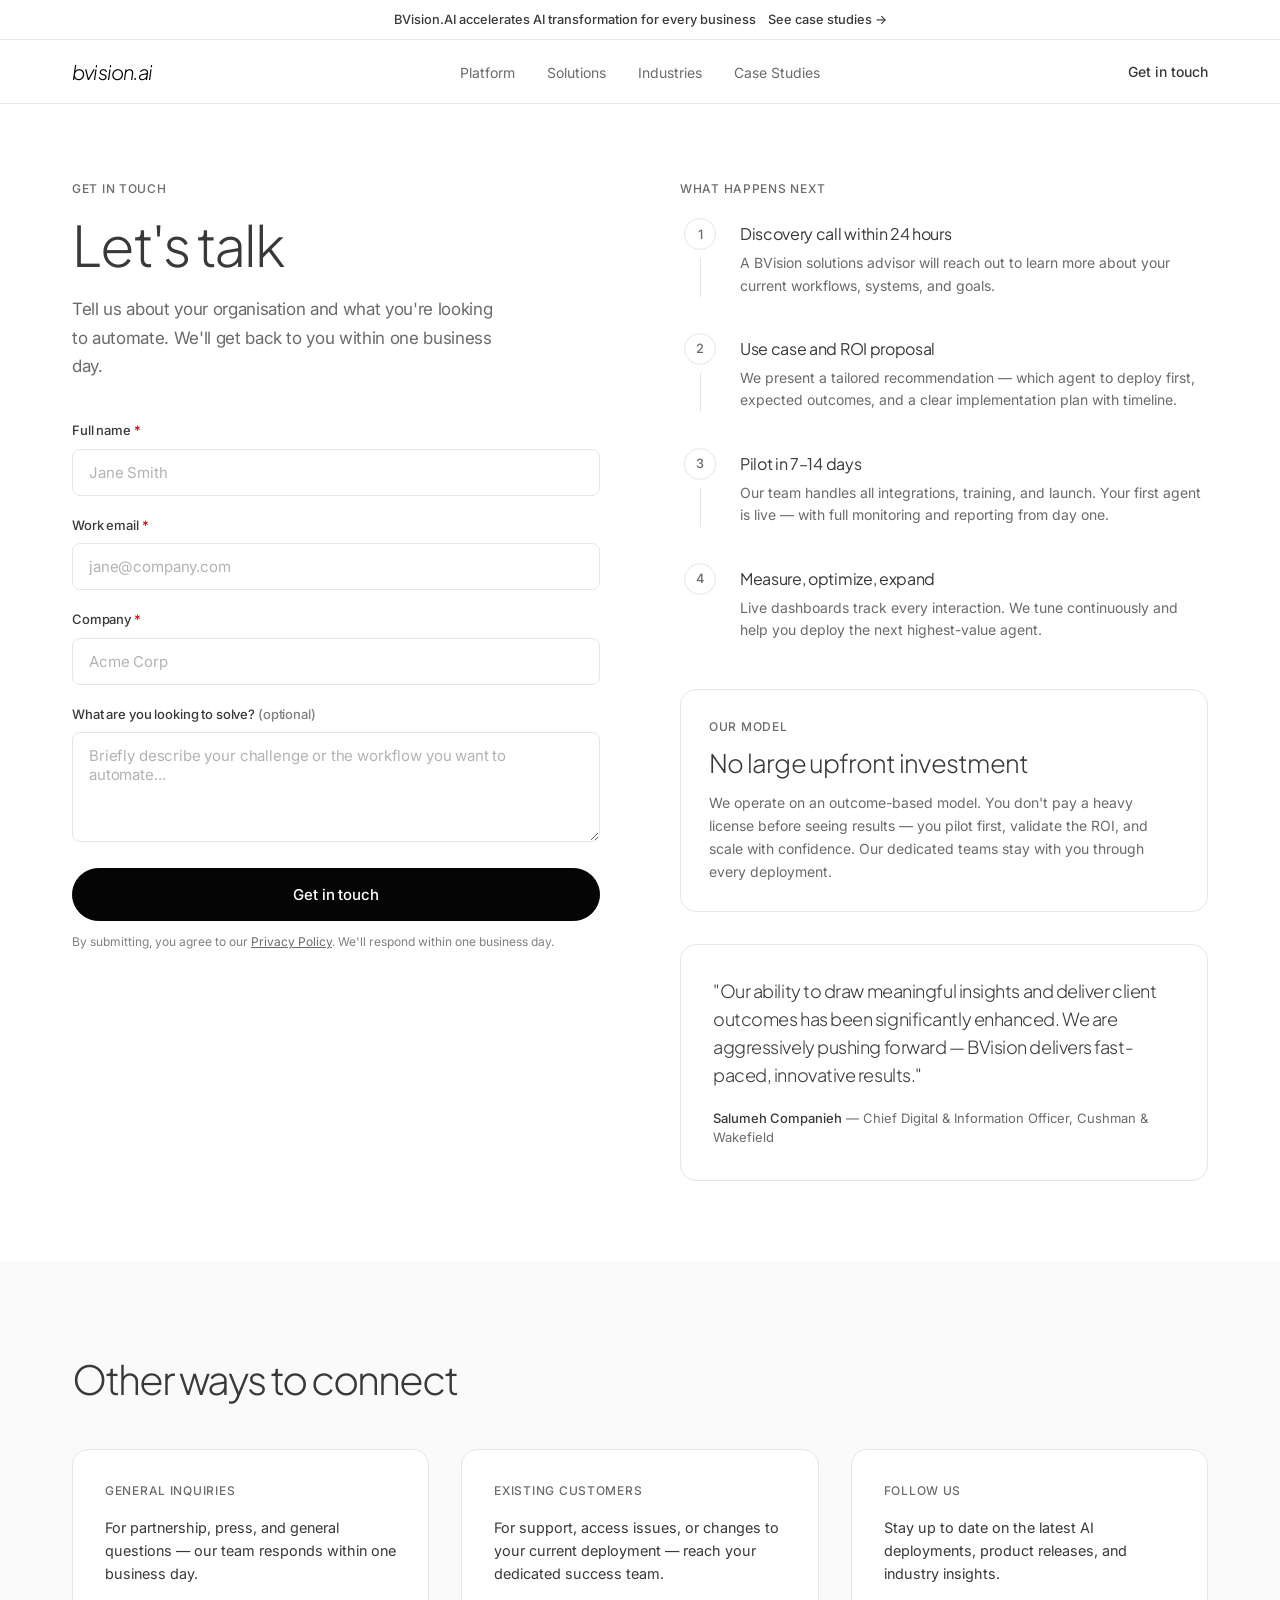
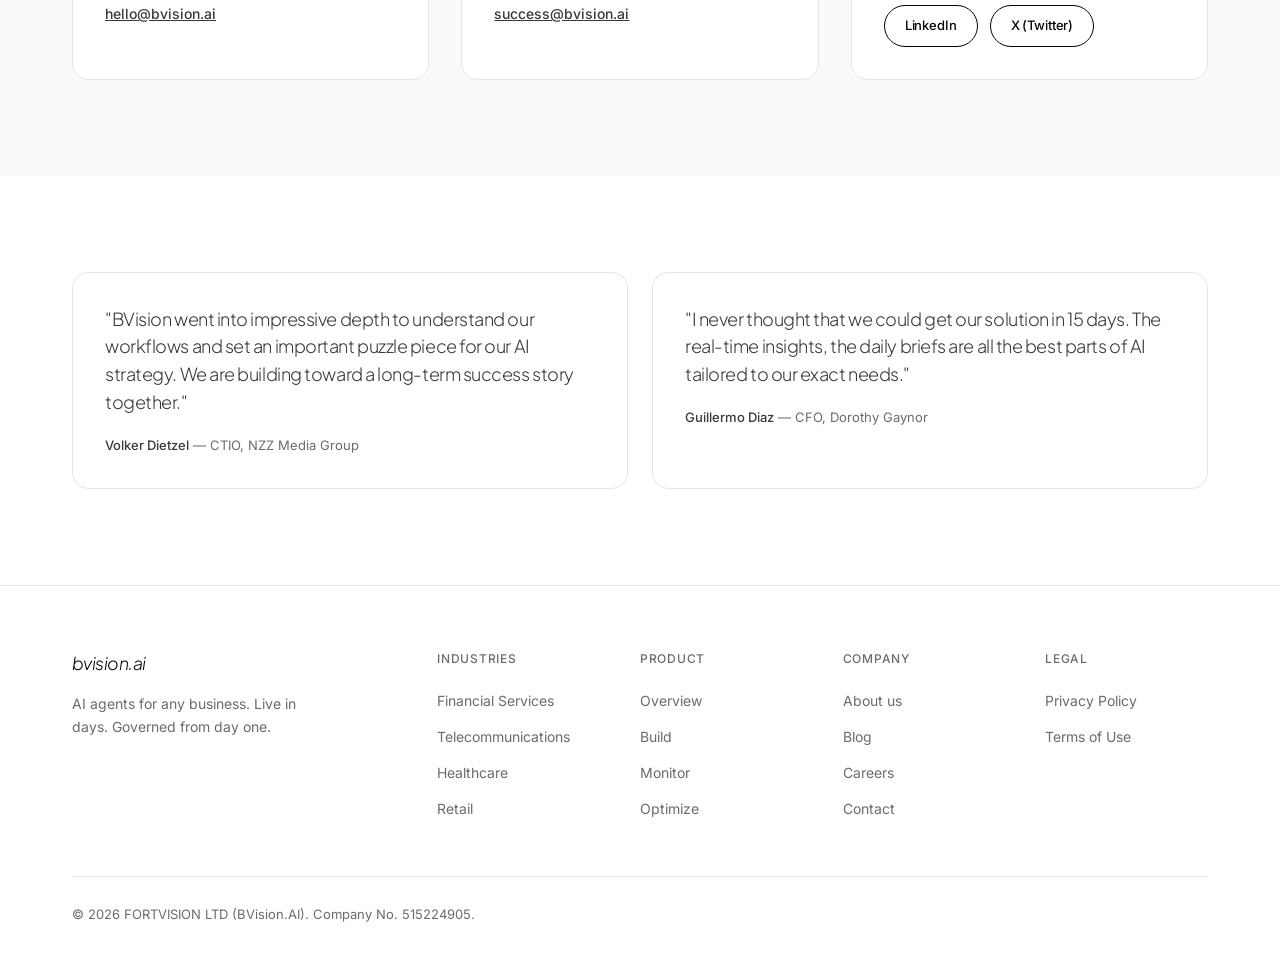
<file: contact.html>
<!DOCTYPE html>
<html lang="en">
<head>
<!-- Google Tag Manager -->
<script>(function(w,d,s,l,i){w[l]=w[l]||[];w[l].push({'gtm.start':
new Date().getTime(),event:'gtm.js'});var f=d.getElementsByTagName(s)[0],
j=d.createElement(s),dl=l!='dataLayer'?'&l='+l:'';j.async=true;j.src=
'https://www.googletagmanager.com/gtm.js?id='+i+dl;f.parentNode.insertBefore(j,f);
})(window,document,'script','dataLayer','GTM-P8DX54GB');</script>
<!-- End Google Tag Manager -->
  <meta charset="UTF-8" />
  <meta name="viewport" content="width=device-width, initial-scale=1.0" />
  <title>Get in Touch — BVision.AI</title>
  <meta name="description" content="Request a demo. Get your first AI agent live in days." />
  <link rel="stylesheet" href="styles.css" />
  <link rel="icon" href="data:image/svg+xml,<svg xmlns='http://www.w3.org/2000/svg' viewBox='0 0 32 32'><rect width='32' height='32' rx='4' fill='%23050505'/><circle cx='16' cy='16' r='6' fill='none' stroke='white' stroke-width='2'/><circle cx='16' cy='16' r='2.5' fill='white'/></svg>" />
</head>
<body>
<!-- Google Tag Manager (noscript) -->
<noscript><iframe src="https://www.googletagmanager.com/ns.html?id=GTM-P8DX54GB"
height="0" width="0" style="display:none;visibility:hidden"></iframe></noscript>
<!-- End Google Tag Manager (noscript) -->

<div class="announce-bar">
  <strong>BVision.AI accelerates AI transformation for every business</strong>
  <a href="case-studies.html">See case studies &rarr;</a>
</div>

<nav class="nav on-light">
  <div class="nav-inner">
    <a href="index.html" class="nav-wordmark">bvision.ai</a>
    <ul class="nav-links">
      <li><a href="platform.html">Platform</a></li>
      <li><a href="solutions.html">Solutions</a></li>
      <li><a href="industries.html">Industries</a></li>
      <li><a href="case-studies.html">Case Studies</a></li>
    </ul>
    <div class="nav-cta"><a href="contact.html" class="nav-get-in-touch">Get in touch</a></div>
    <div class="nav-hamburger"><span></span><span></span><span></span></div>
  </div>
</nav>
<div class="mobile-menu">
  <span class="mobile-menu-close">&#x2715;</span>
  <a href="index.html">Home</a>
  <a href="platform.html">Platform</a>
  <a href="solutions.html">Solutions</a>
  <a href="industries.html">Industries</a>
  <a href="case-studies.html">Case Studies</a>
  <a href="contact.html" class="mobile-menu-cta">Get in touch</a>
</div>


<!-- ══ CONTACT HERO ══════════════════════════════════════════ -->
<section style="padding-top:140px;padding-bottom:80px;background:var(--white);">
  <div class="container">
    <div class="grid-2" style="gap:80px;align-items:start;">

      <!-- Left: Form -->
      <div>
        <p style="font-size:0.75rem;font-weight:500;letter-spacing:0.06em;text-transform:uppercase;color:var(--text-2);margin-bottom:16px;">Get in touch</p>
        <h1 class="t-h1 reveal" style="color:var(--text-1);margin-bottom:20px;">Let's talk</h1>
        <p class="t-body reveal reveal-delay-1" style="color:var(--text-2);line-height:1.7;margin-bottom:40px;max-width:440px;">
          Tell us about your organisation and what you're looking to automate. We'll get back to you within one business day.
        </p>

        <form action="https://formsubmit.co/raanan@bvision.ai" method="POST" class="reveal">
          <!-- FormSubmit config -->
          <input type="hidden" name="_subject" value="New BVision.AI Lead" />
          <input type="hidden" name="_captcha" value="false" />
          <input type="hidden" name="_template" value="table" />

          <div class="form-group">
            <label class="form-label">Full name <span style="color:#d00;">*</span></label>
            <input type="text" name="name" class="form-input" placeholder="Jane Smith" required />
          </div>

          <div class="form-group">
            <label class="form-label">Work email <span style="color:#d00;">*</span></label>
            <input type="email" name="email" class="form-input" placeholder="jane@company.com" required />
          </div>

          <div class="form-group">
            <label class="form-label">Company <span style="color:#d00;">*</span></label>
            <input type="text" name="company" class="form-input" placeholder="Acme Corp" required />
          </div>

          <div class="form-group">
            <label class="form-label">What are you looking to solve? <span style="color:var(--text-3);">(optional)</span></label>
            <textarea name="message" class="form-textarea" placeholder="Briefly describe your challenge or the workflow you want to automate..." style="min-height:110px;"></textarea>
          </div>

          <button type="submit" class="btn btn-black" style="width:100%;justify-content:center;padding:16px;">Get in touch</button>

          <p style="font-size:0.75rem;color:var(--text-3);margin-top:12px;line-height:1.5;">By submitting, you agree to our <a href="privacy.html" style="text-decoration:underline;color:var(--text-2);">Privacy Policy</a>. We'll respond within one business day.</p>
        </form>
      </div>

      <!-- Right: Info -->
      <div>
        <!-- What to expect -->
        <div style="margin-bottom:48px;" class="reveal">
          <p style="font-size:0.75rem;font-weight:500;letter-spacing:0.06em;text-transform:uppercase;color:var(--text-2);margin-bottom:20px;">What happens next</p>
          <div class="steps">
            <div class="step">
              <div class="step-left"><div class="step-num">1</div><div class="step-line"></div></div>
              <div class="step-content">
                <div class="step-title">Discovery call within 24 hours</div>
                <div class="step-desc">A BVision solutions advisor will reach out to learn more about your current workflows, systems, and goals.</div>
              </div>
            </div>
            <div class="step">
              <div class="step-left"><div class="step-num">2</div><div class="step-line"></div></div>
              <div class="step-content">
                <div class="step-title">Use case and ROI proposal</div>
                <div class="step-desc">We present a tailored recommendation — which agent to deploy first, expected outcomes, and a clear implementation plan with timeline.</div>
              </div>
            </div>
            <div class="step">
              <div class="step-left"><div class="step-num">3</div><div class="step-line"></div></div>
              <div class="step-content">
                <div class="step-title">Pilot in 7–14 days</div>
                <div class="step-desc">Our team handles all integrations, training, and launch. Your first agent is live — with full monitoring and reporting from day one.</div>
              </div>
            </div>
            <div class="step">
              <div class="step-left"><div class="step-num">4</div><div class="step-line"></div></div>
              <div class="step-content">
                <div class="step-title">Measure, optimize, expand</div>
                <div class="step-desc">Live dashboards track every interaction. We tune continuously and help you deploy the next highest-value agent.</div>
              </div>
            </div>
          </div>
        </div>

        <!-- Why BVision / no upfront cost -->
        <div style="border:1px solid var(--border);border-radius:var(--radius-card);padding:28px;margin-bottom:32px;" class="reveal">
          <div style="font-size:0.75rem;font-weight:500;letter-spacing:0.06em;text-transform:uppercase;color:var(--text-2);margin-bottom:12px;">Our model</div>
          <h3 class="t-h3" style="color:var(--text-1);margin-bottom:12px;">No large upfront investment</h3>
          <p style="font-size:0.875rem;color:var(--text-2);line-height:1.65;">
            We operate on an outcome-based model. You don't pay a heavy license before seeing results — you pilot first, validate the ROI, and scale with confidence. Our dedicated teams stay with you through every deployment.
          </p>
        </div>

        <!-- Testimonial -->
        <div class="quote-block reveal">
          <p class="quote-text">"Our ability to draw meaningful insights and deliver client outcomes has been significantly enhanced. We are aggressively pushing forward — BVision delivers fast-paced, innovative results."</p>
          <div class="quote-author"><span class="quote-name">Salumeh Companieh</span> &mdash; Chief Digital &amp; Information Officer, Cushman &amp; Wakefield</div>
        </div>
      </div>

    </div>
  </div>
</section>


<!-- ══ ALTERNATIVE CONTACT / QUICK LINKS ════════════════════ -->
<section class="section section-bg">
  <div class="container">
    <h2 class="t-h2 reveal" style="color:var(--text-1);margin-bottom:48px;">Other ways to connect</h2>
    <div class="grid-3">
      <div style="background:var(--white);border:1px solid var(--border);border-radius:var(--radius-card);padding:32px;" class="reveal">
        <p style="font-size:0.75rem;font-weight:500;letter-spacing:0.06em;text-transform:uppercase;color:var(--text-2);margin-bottom:16px;">General inquiries</p>
        <p style="font-size:0.9rem;color:var(--text-1);margin-bottom:16px;line-height:1.6;">For partnership, press, and general questions — our team responds within one business day.</p>
        <a href="mailto:hello@bvision.ai" style="font-size:0.875rem;color:var(--text-1);font-weight:500;text-decoration:underline;">hello@bvision.ai</a>
      </div>
      <div style="background:var(--white);border:1px solid var(--border);border-radius:var(--radius-card);padding:32px;" class="reveal reveal-delay-1">
        <p style="font-size:0.75rem;font-weight:500;letter-spacing:0.06em;text-transform:uppercase;color:var(--text-2);margin-bottom:16px;">Existing customers</p>
        <p style="font-size:0.9rem;color:var(--text-1);margin-bottom:16px;line-height:1.6;">For support, access issues, or changes to your current deployment — reach your dedicated success team.</p>
        <a href="mailto:success@bvision.ai" style="font-size:0.875rem;color:var(--text-1);font-weight:500;text-decoration:underline;">success@bvision.ai</a>
      </div>
      <div style="background:var(--white);border:1px solid var(--border);border-radius:var(--radius-card);padding:32px;" class="reveal reveal-delay-2">
        <p style="font-size:0.75rem;font-weight:500;letter-spacing:0.06em;text-transform:uppercase;color:var(--text-2);margin-bottom:16px;">Follow us</p>
        <p style="font-size:0.9rem;color:var(--text-1);margin-bottom:20px;line-height:1.6;">Stay up to date on the latest AI deployments, product releases, and industry insights.</p>
        <div style="display:flex;gap:12px;">
          <a href="#" class="btn btn-outline-black btn-sm">LinkedIn</a>
          <a href="#" class="btn btn-outline-black btn-sm">X (Twitter)</a>
        </div>
      </div>
    </div>
  </div>
</section>


<!-- ══ BOTTOM TESTIMONIALS ═══════════════════════════════════ -->
<section class="section section-white">
  <div class="container">
    <div class="grid-2" style="gap:24px;">
      <div class="quote-block reveal">
        <p class="quote-text">"BVision went into impressive depth to understand our workflows and set an important puzzle piece for our AI strategy. We are building toward a long-term success story together."</p>
        <div class="quote-author"><span class="quote-name">Volker Dietzel</span> &mdash; CTIO, NZZ Media Group</div>
      </div>
      <div class="quote-block reveal reveal-delay-1">
        <p class="quote-text">"I never thought that we could get our solution in 15 days. The real-time insights, the daily briefs are all the best parts of AI tailored to our exact needs."</p>
        <div class="quote-author"><span class="quote-name">Guillermo Diaz</span> &mdash; CFO, Dorothy Gaynor</div>
      </div>
    </div>
  </div>
</section>


<footer class="footer">
  <div class="container">
    <div class="footer-grid">
      <div><a href="index.html" class="footer-brand">bvision.ai</a><p class="footer-desc">AI agents for any business. Live in days. Governed from day one.</p></div>
      <div><p class="footer-col-title">Industries</p><ul class="footer-links"><li><a href="industries.html#financial">Financial Services</a></li><li><a href="industries.html#telecom">Telecommunications</a></li><li><a href="industries.html#healthcare">Healthcare</a></li><li><a href="industries.html#retail">Retail</a></li></ul></div>
      <div><p class="footer-col-title">Product</p><ul class="footer-links"><li><a href="platform.html">Overview</a></li><li><a href="platform.html#build">Build</a></li><li><a href="platform.html#monitor">Monitor</a></li><li><a href="platform.html#optimize">Optimize</a></li></ul></div>
      <div><p class="footer-col-title">Company</p><ul class="footer-links"><li><a href="#">About us</a></li><li><a href="#">Blog</a></li><li><a href="#">Careers</a></li><li><a href="contact.html">Contact</a></li></ul></div>
      <div><p class="footer-col-title">Legal</p><ul class="footer-links"><li><a href="privacy.html">Privacy Policy</a></li><li><a href="terms.html">Terms of Use</a></li></ul></div>
    </div>
    <div class="footer-bottom"><span class="footer-copy">&copy; 2026 FORTVISION LTD (BVision.AI). Company No. 515224905.</span></div>
  </div>
</footer>

<script src="main.js"></script>
</body>
</html>
</file>
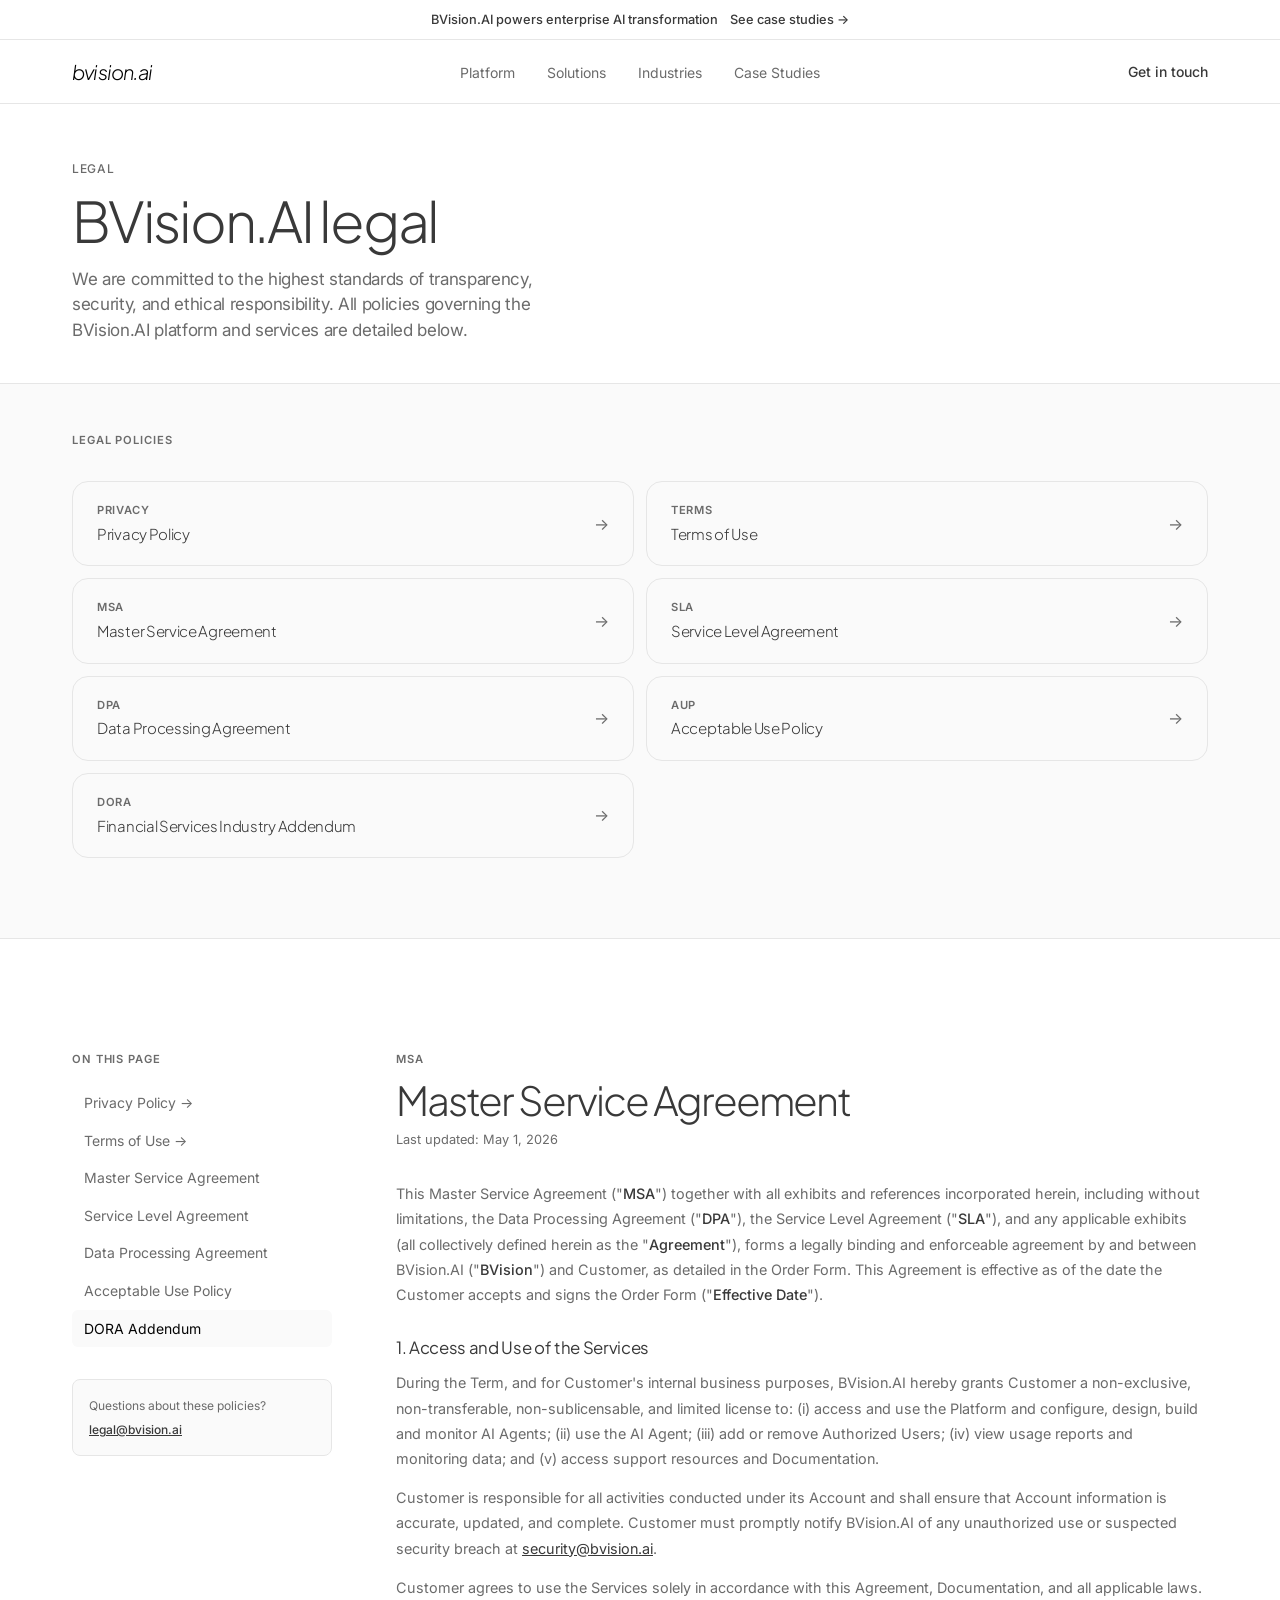
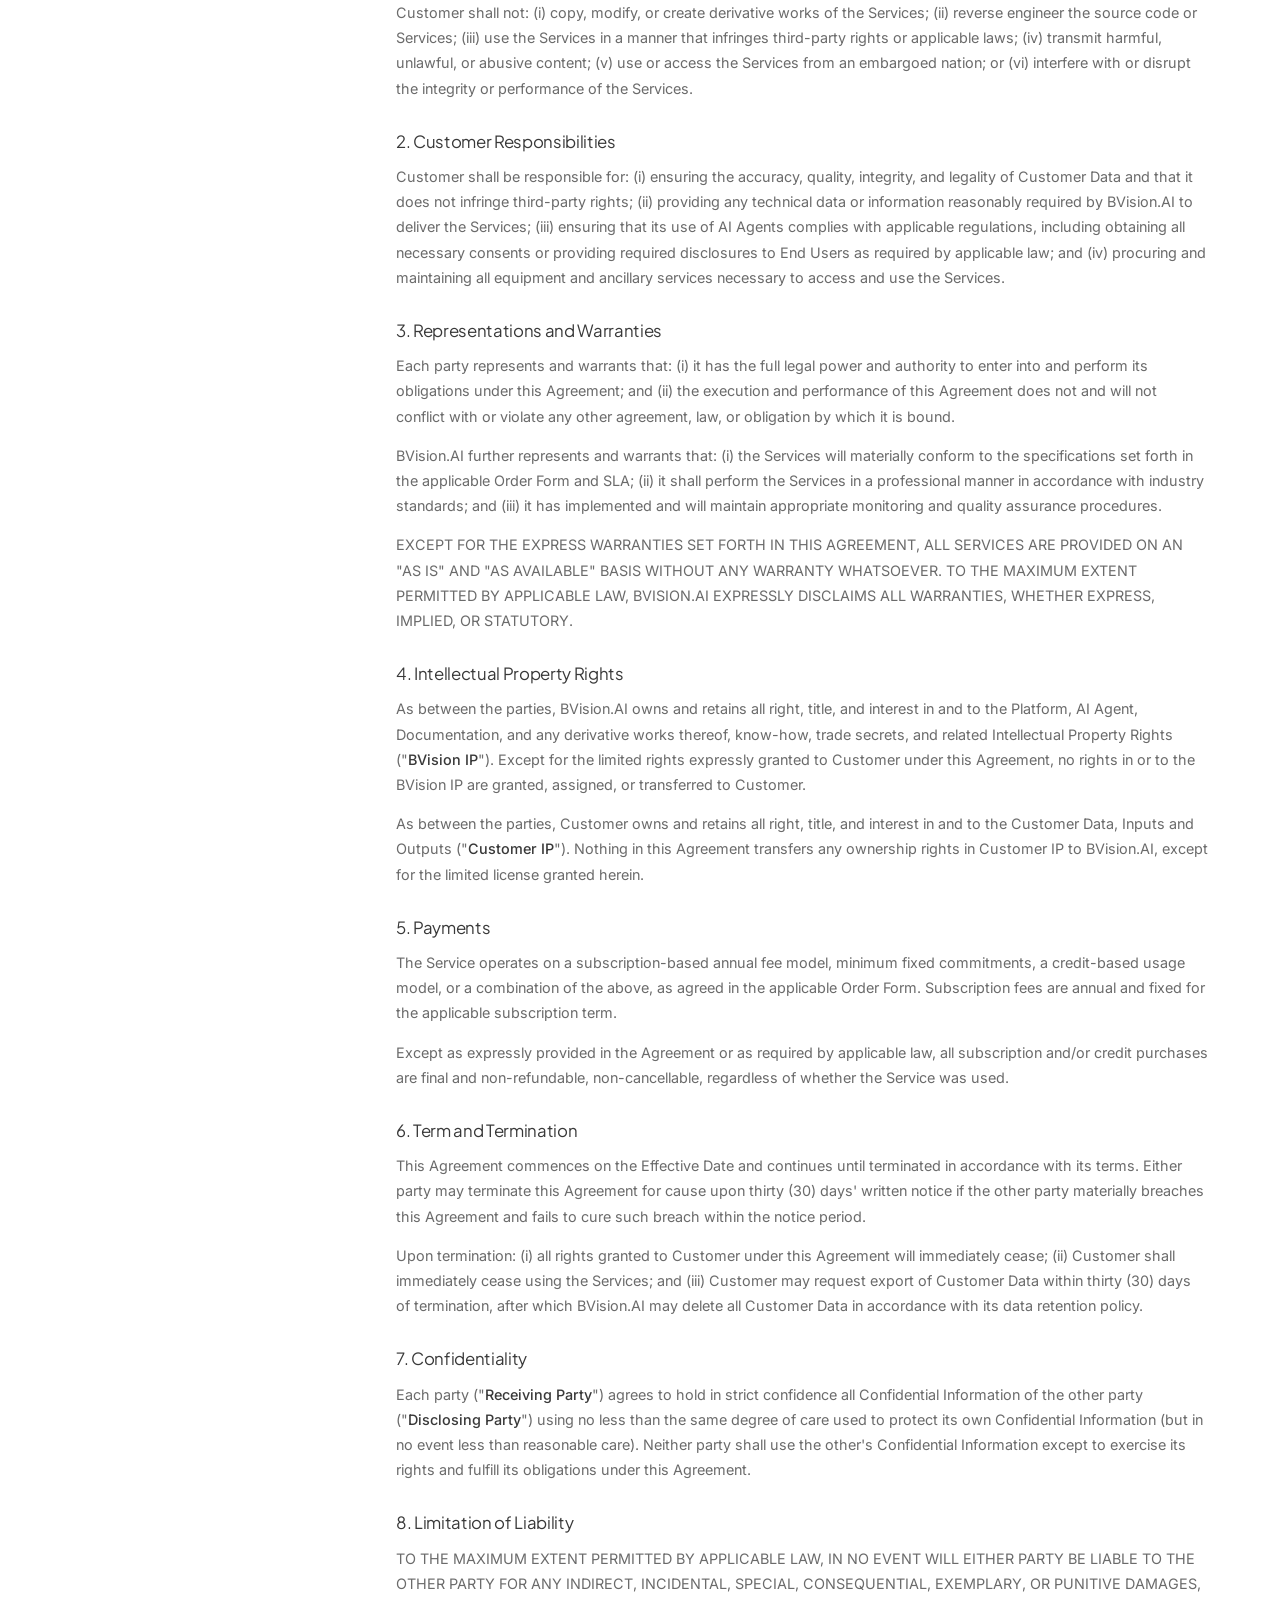
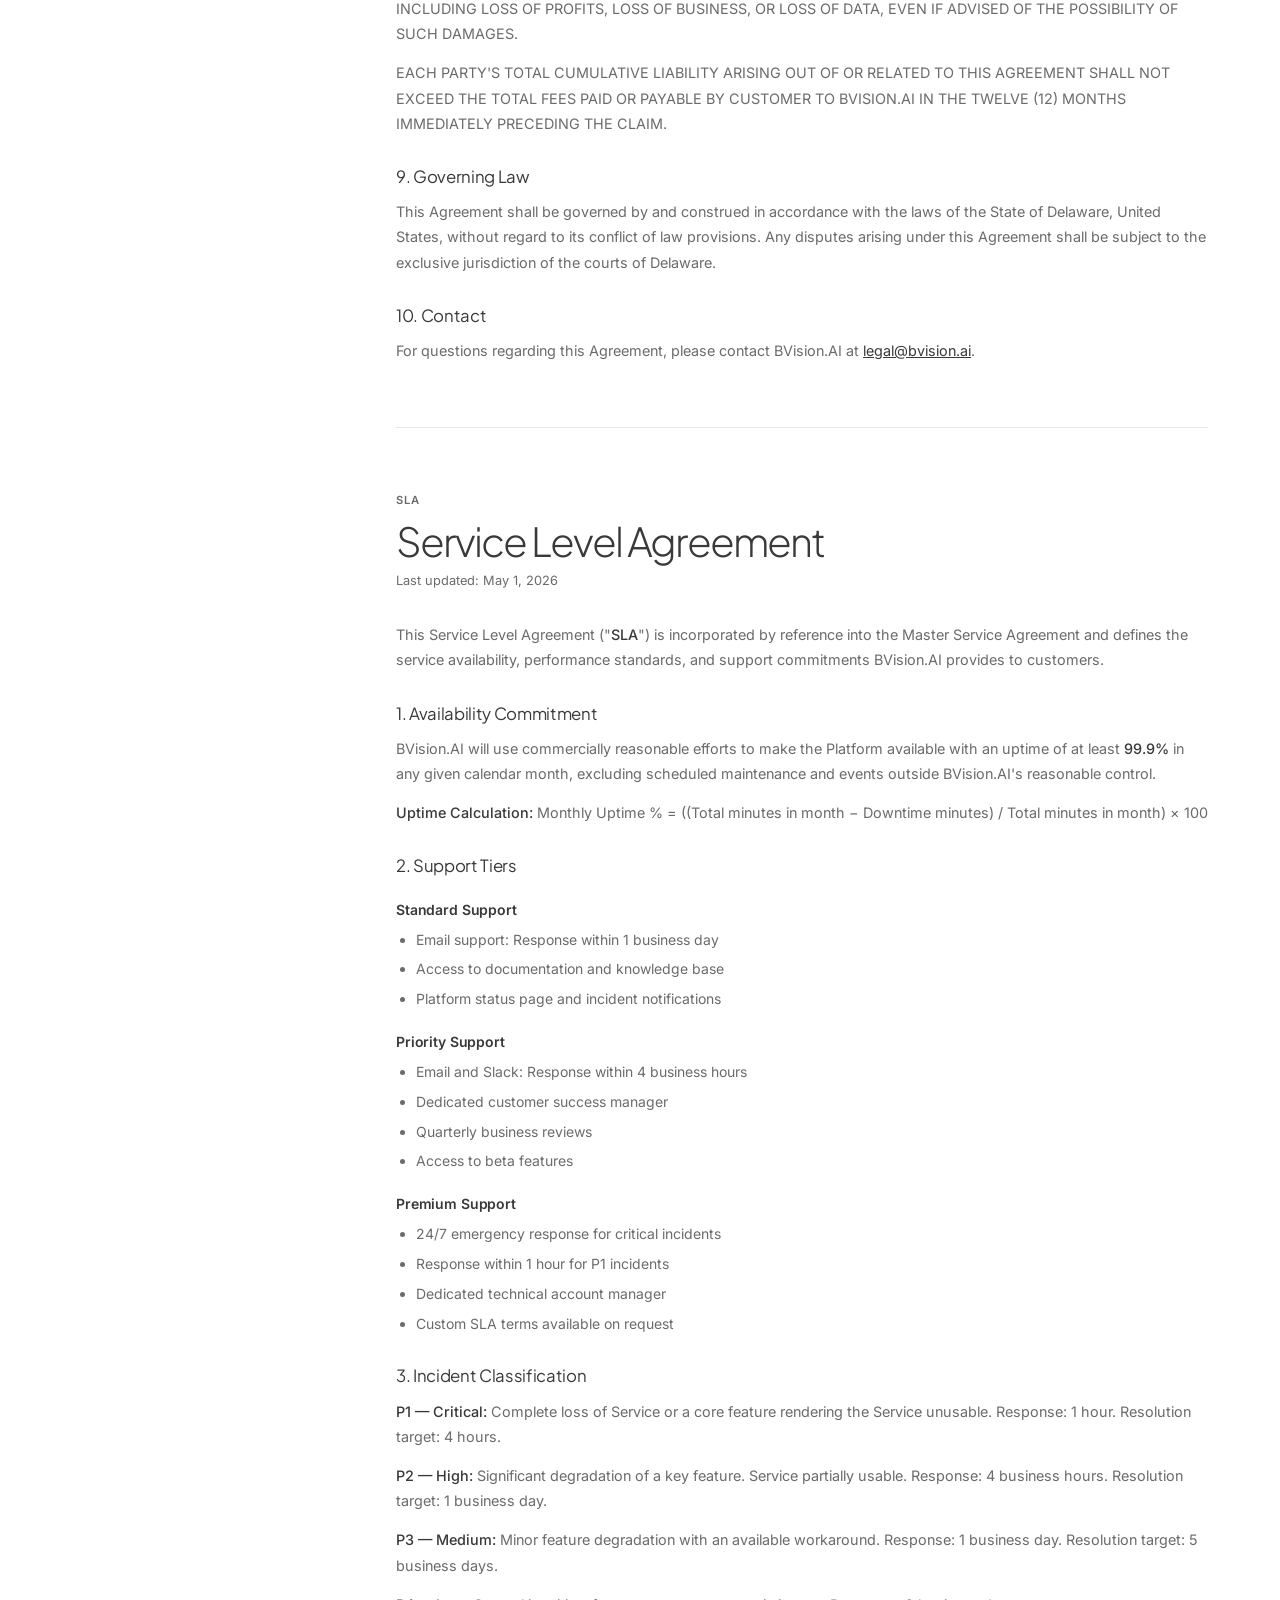
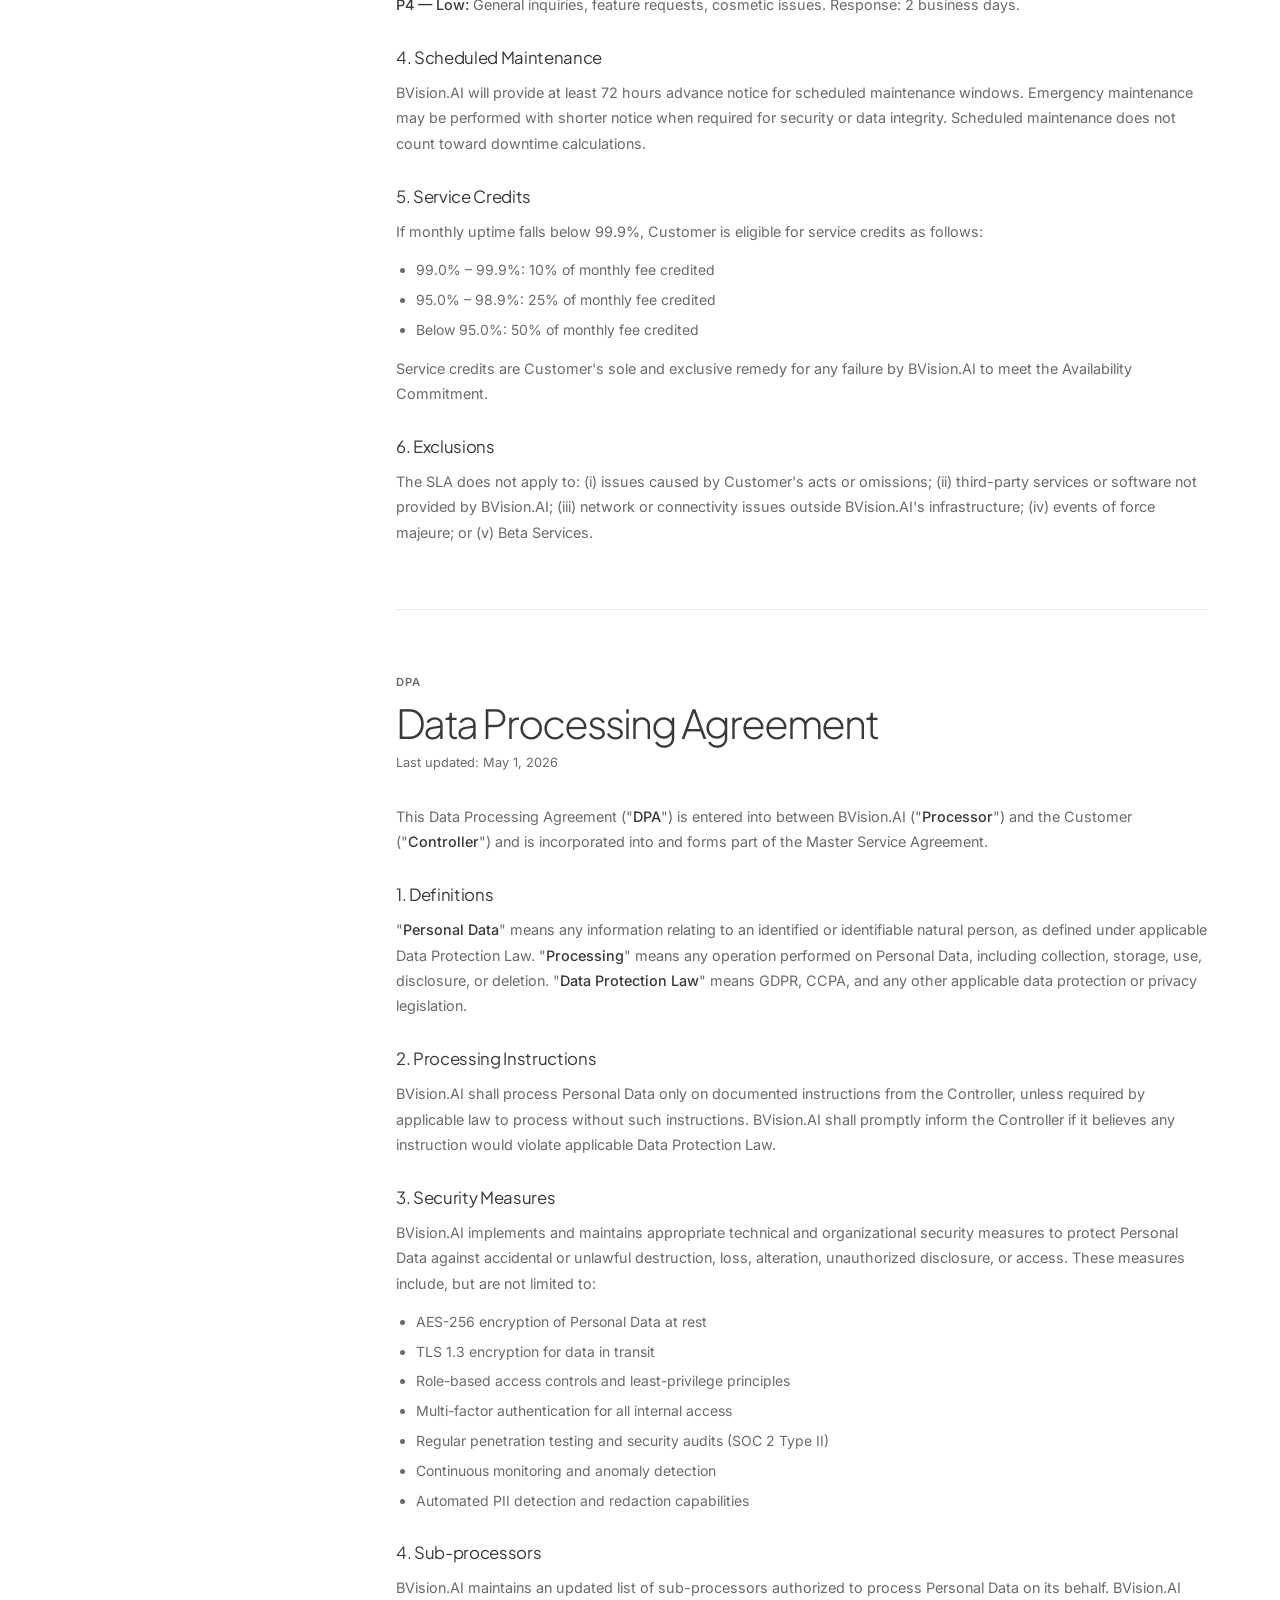
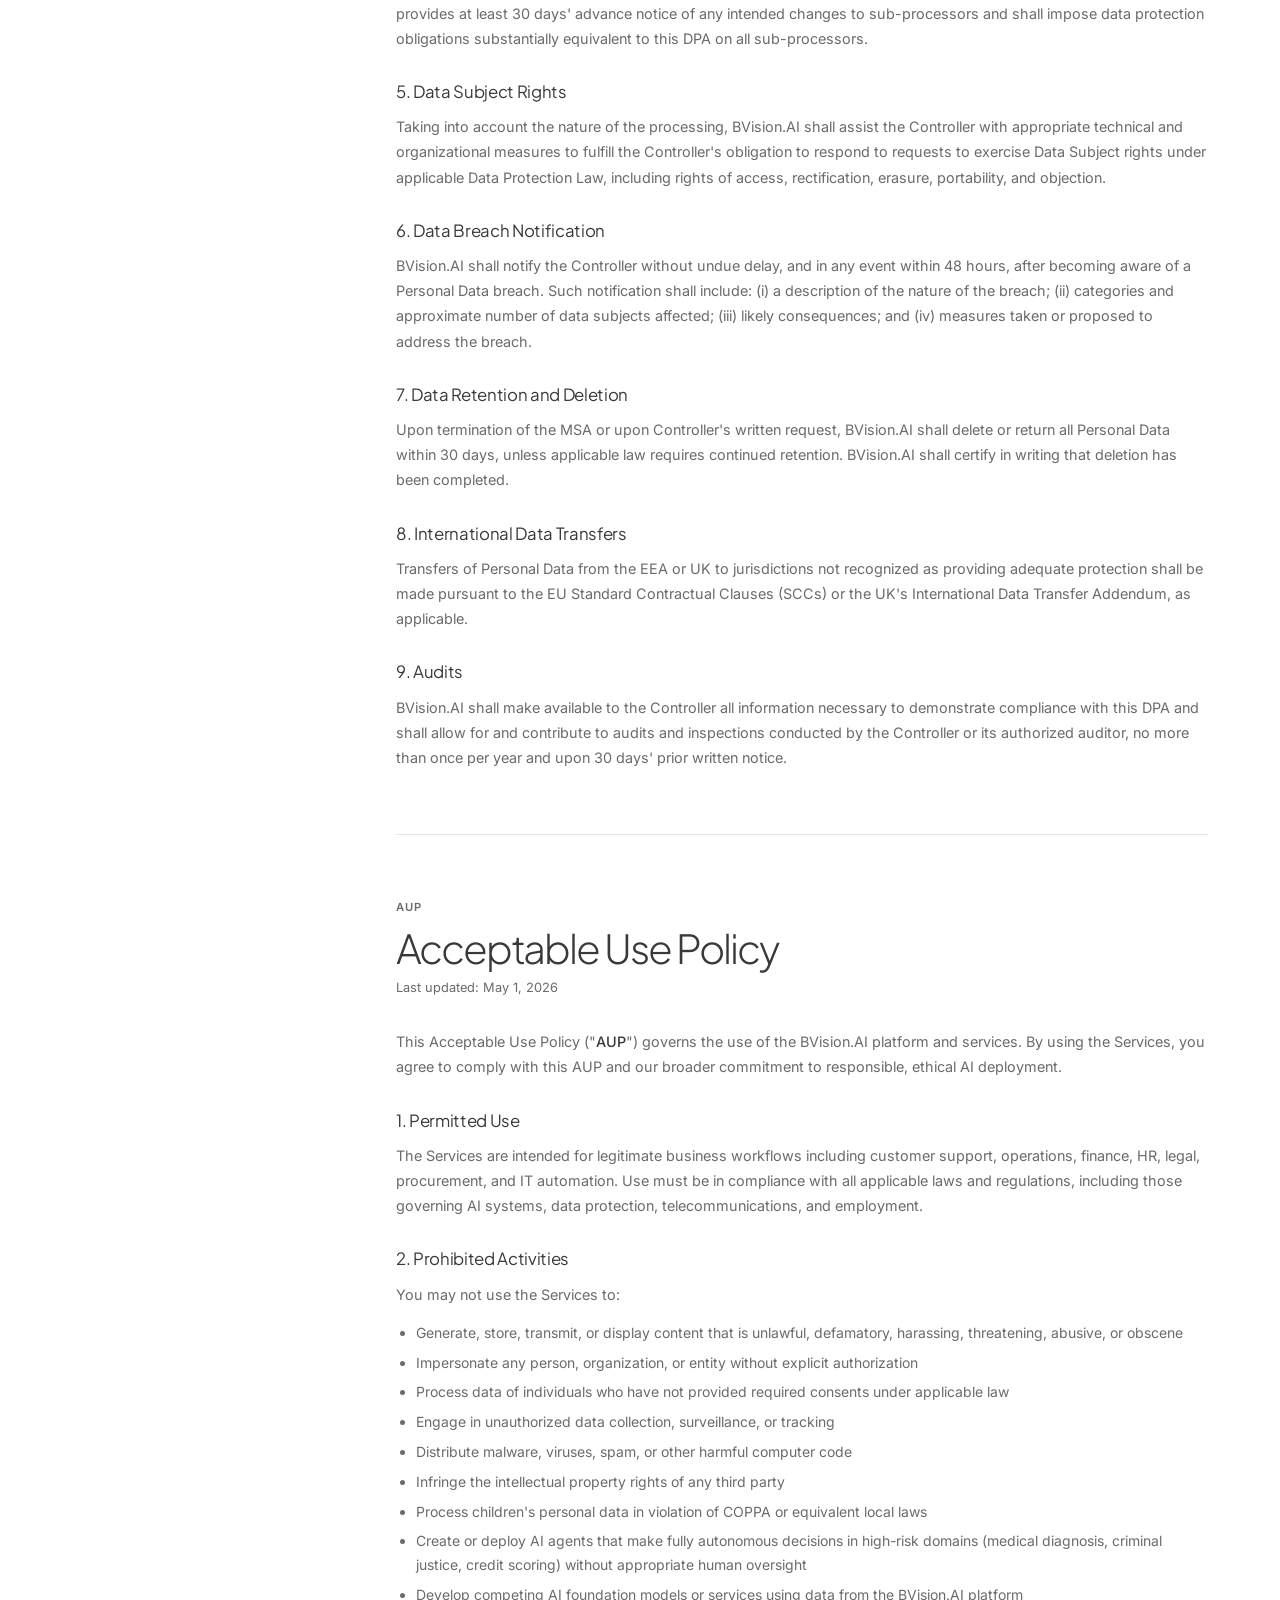
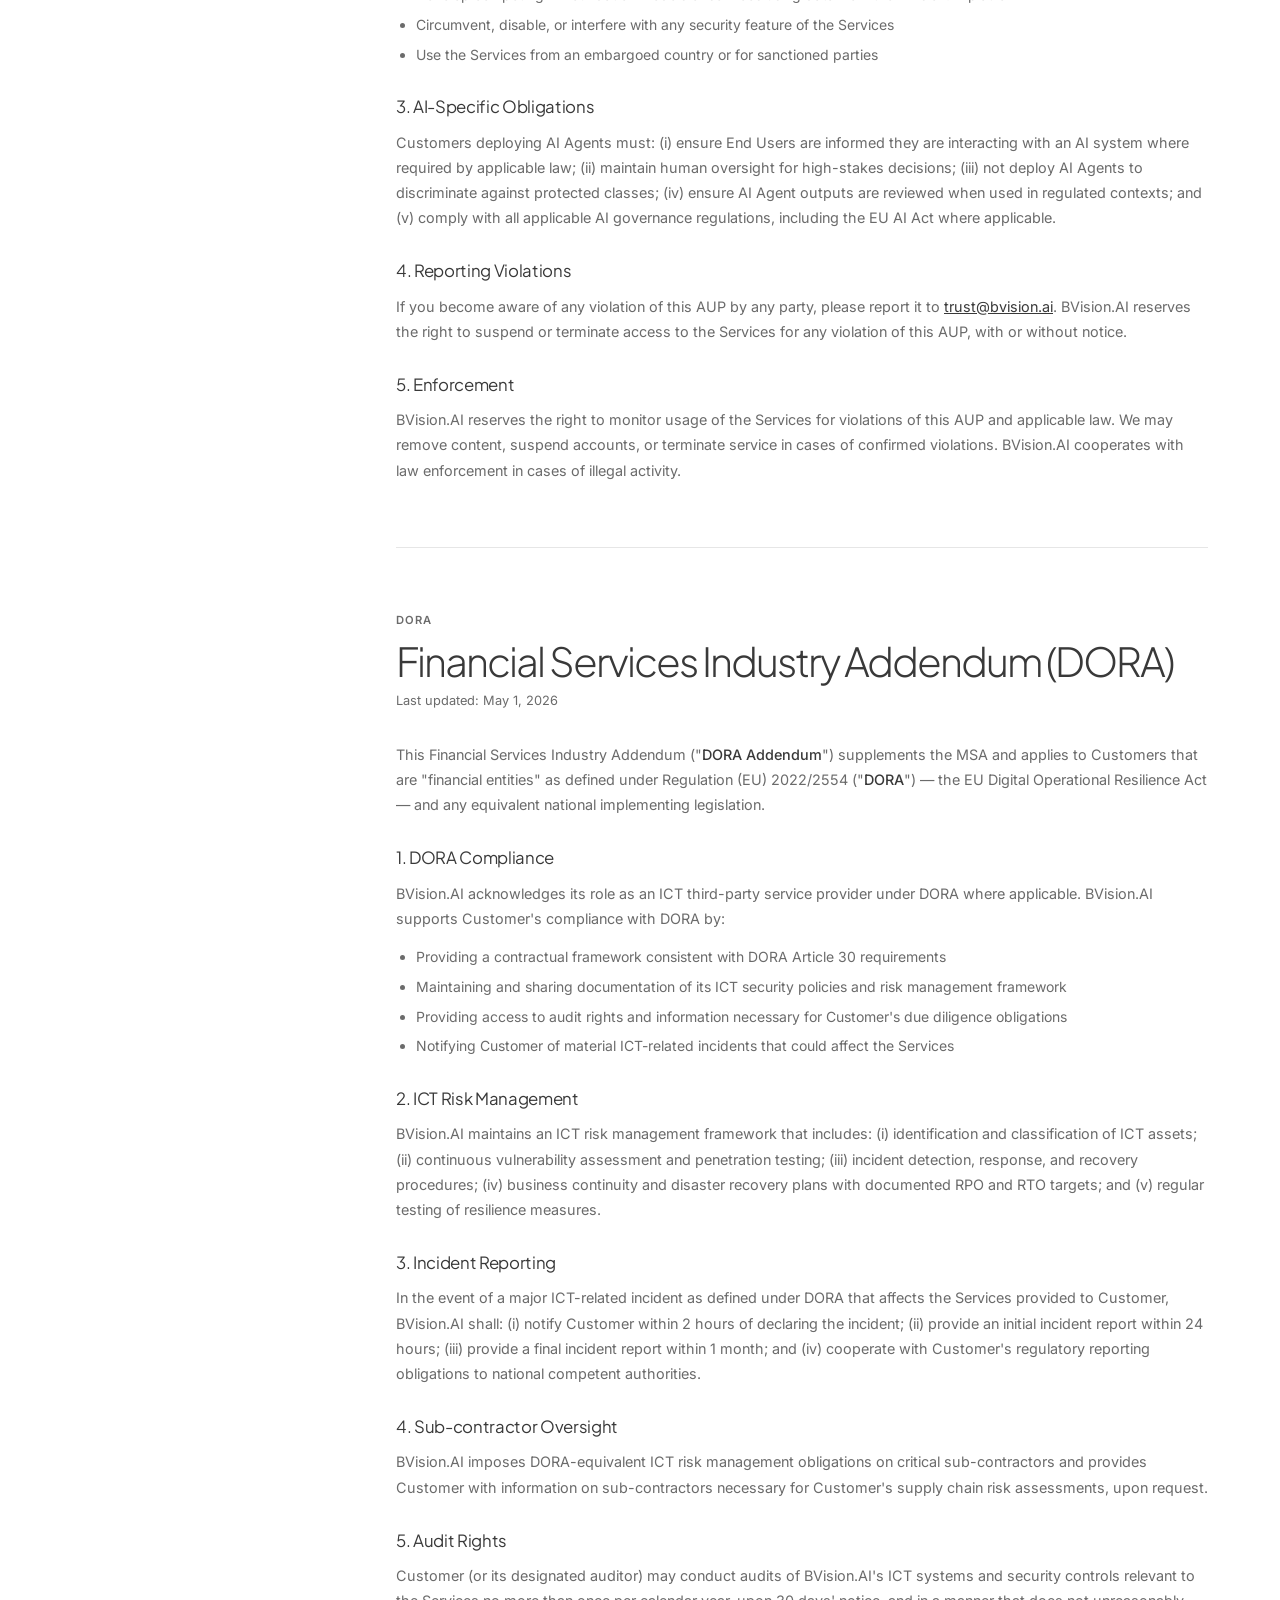
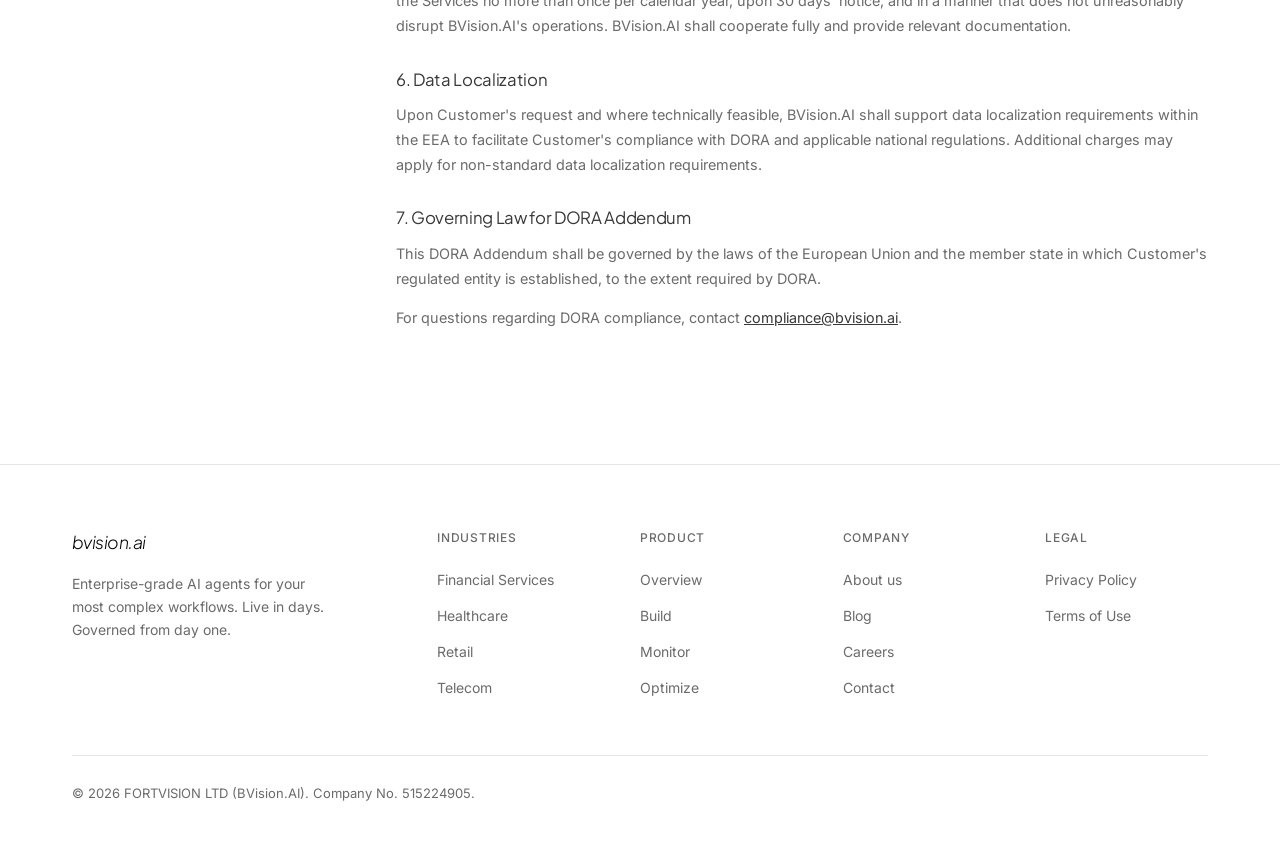
<file: legal.html>
<!DOCTYPE html>
<html lang="en">
<head>
<!-- Google Tag Manager -->
<script>(function(w,d,s,l,i){w[l]=w[l]||[];w[l].push({'gtm.start':
new Date().getTime(),event:'gtm.js'});var f=d.getElementsByTagName(s)[0],
j=d.createElement(s),dl=l!='dataLayer'?'&l='+l:'';j.async=true;j.src=
'https://www.googletagmanager.com/gtm.js?id='+i+dl;f.parentNode.insertBefore(j,f);
})(window,document,'script','dataLayer','GTM-P8DX54GB');</script>
<!-- End Google Tag Manager -->
  <meta charset="UTF-8" />
  <meta name="viewport" content="width=device-width, initial-scale=1.0" />
  <title>Legal — BVision.AI</title>
  <meta name="description" content="BVision.AI legal policies including MSA, SLA, DPA, AUP, and addenda." />
  <link rel="stylesheet" href="styles.css" />
  <link rel="icon" href="data:image/svg+xml,<svg xmlns='http://www.w3.org/2000/svg' viewBox='0 0 32 32'><rect width='32' height='32' rx='4' fill='%23050505'/><circle cx='16' cy='16' r='6' fill='none' stroke='white' stroke-width='2'/><circle cx='16' cy='16' r='2.5' fill='white'/></svg>" />
  <style>
    /* Legal page specific styles */
    .legal-layout {
      display: grid;
      grid-template-columns: 260px 1fr;
      gap: 64px;
      align-items: start;
      padding-top: 48px;
    }
    .legal-sidebar {
      position: sticky;
      top: 96px;
    }
    .legal-nav-title {
      font-size: 0.7rem;
      font-weight: 600;
      letter-spacing: 0.08em;
      text-transform: uppercase;
      color: var(--text-2);
      margin-bottom: 16px;
    }
    .legal-nav-links {
      display: flex;
      flex-direction: column;
      gap: 0;
    }
    .legal-nav-links a {
      display: block;
      padding: 9px 12px;
      font-size: 0.875rem;
      color: var(--text-2);
      border-radius: 6px;
      transition: all 0.15s;
      line-height: 1.4;
    }
    .legal-nav-links a:hover,
    .legal-nav-links a.active {
      background: var(--bg);
      color: var(--black);
    }
    .legal-doc {
      padding-top: 64px;
      border-top: 1px solid var(--border);
      margin-top: 64px;
    }
    .legal-doc:first-child {
      padding-top: 0;
      border-top: none;
      margin-top: 0;
    }
    .legal-doc-header {
      margin-bottom: 32px;
    }
    .legal-doc-tag {
      font-size: 0.7rem;
      font-weight: 600;
      letter-spacing: 0.08em;
      text-transform: uppercase;
      color: var(--text-2);
      margin-bottom: 10px;
    }
    .legal-doc-date {
      font-size: 0.8rem;
      color: var(--text-2);
      margin-top: 8px;
    }
    .legal-body h3 {
      font-family: var(--font-display);
      font-size: 1.05rem;
      font-weight: 400;
      color: var(--text-1);
      letter-spacing: -0.02em;
      margin: 28px 0 10px;
    }
    .legal-body h4 {
      font-size: 0.875rem;
      font-weight: 600;
      color: var(--text-1);
      margin: 20px 0 8px;
      letter-spacing: -0.01em;
    }
    .legal-body p {
      font-size: 0.9rem;
      color: var(--text-2);
      line-height: 1.75;
      margin-bottom: 14px;
    }
    .legal-body ul {
      padding-left: 20px;
      margin-bottom: 14px;
      list-style: disc;
    }
    .legal-body ul li {
      font-size: 0.875rem;
      color: var(--text-2);
      line-height: 1.7;
      margin-bottom: 6px;
    }
    .legal-body a {
      color: var(--text-1);
      text-decoration: underline;
    }
    .legal-body strong {
      color: var(--text-1);
      font-weight: 500;
    }
    .legal-hub-grid {
      display: grid;
      grid-template-columns: 1fr 1fr;
      gap: 12px;
      margin: 32px 0;
    }
    .legal-hub-card {
      display: flex;
      align-items: center;
      justify-content: space-between;
      gap: 12px;
      padding: 20px 24px;
      border: 1px solid var(--border);
      border-radius: var(--radius-card);
      text-decoration: none;
      transition: border-color 0.15s;
      cursor: pointer;
    }
    .legal-hub-card:hover { border-color: #a0a0a0; }
    .legal-hub-card-title {
      font-family: var(--font-display);
      font-size: 0.9375rem;
      font-weight: 300;
      color: var(--text-1);
      letter-spacing: -0.02em;
    }
    .legal-hub-card-abbr {
      font-size: 0.7rem;
      font-weight: 600;
      letter-spacing: 0.06em;
      text-transform: uppercase;
      color: var(--text-2);
      margin-bottom: 4px;
    }
    .legal-hub-card-arrow {
      font-size: 1rem;
      color: var(--text-2);
      flex-shrink: 0;
      transition: transform 0.15s;
    }
    .legal-hub-card:hover .legal-hub-card-arrow { transform: translateX(3px); }
    @media(max-width:768px){
      .legal-layout { grid-template-columns: 1fr; }
      .legal-sidebar { position: static; }
      .legal-hub-grid { grid-template-columns: 1fr; }
    }
  </style>
</head>
<body>
<!-- Google Tag Manager (noscript) -->
<noscript><iframe src="https://www.googletagmanager.com/ns.html?id=GTM-P8DX54GB"
height="0" width="0" style="display:none;visibility:hidden"></iframe></noscript>
<!-- End Google Tag Manager (noscript) -->

<div class="announce-bar">
  <strong>BVision.AI powers enterprise AI transformation</strong>
  <a href="case-studies.html">See case studies &rarr;</a>
</div>

<nav class="nav on-light">
  <div class="nav-inner">
    <a href="index.html" class="nav-wordmark">bvision.ai</a>
    <ul class="nav-links">
      <li><a href="platform.html">Platform</a></li>
      <li><a href="solutions.html">Solutions</a></li>
      <li><a href="industries.html">Industries</a></li>
      <li><a href="case-studies.html">Case Studies</a></li>
    </ul>
    <div class="nav-cta"><a href="contact.html" class="nav-get-in-touch">Get in touch</a></div>
    <div class="nav-hamburger"><span></span><span></span><span></span></div>
  </div>
</nav>
<div class="mobile-menu">
  <span class="mobile-menu-close">&#x2715;</span>
  <a href="index.html">Home</a>
  <a href="platform.html">Platform</a>
  <a href="solutions.html">Solutions</a>
  <a href="industries.html">Industries</a>
  <a href="case-studies.html">Case Studies</a>
  <a href="contact.html" class="mobile-menu-cta">Get in touch</a>
</div>


<!-- ══ PAGE HEADER ════════════════════════════════════════════ -->
<div style="padding-top: 120px; padding-bottom: 40px; border-bottom: 1px solid var(--border);">
  <div class="container">
    <p class="section-eyebrow" style="margin-bottom: 12px;">Legal</p>
    <h1 class="t-h1" style="color: var(--text-1); margin-bottom: 16px;">BVision.AI legal</h1>
    <p class="t-body" style="color: var(--text-2); max-width: 520px;">
      We are committed to the highest standards of transparency, security, and ethical responsibility. All policies governing the BVision.AI platform and services are detailed below.
    </p>
  </div>
</div>


<!-- ══ HUB OVERVIEW ══════════════════════════════════════════ -->
<section style="padding: 48px 0; background: var(--bg); border-bottom: 1px solid var(--border);">
  <div class="container">
    <p class="legal-nav-title" style="margin-bottom: 20px;">Legal policies</p>
    <div class="legal-hub-grid">
      <a class="legal-hub-card" href="privacy.html">
        <div>
          <div class="legal-hub-card-abbr">Privacy</div>
          <div class="legal-hub-card-title">Privacy Policy</div>
        </div>
        <span class="legal-hub-card-arrow">&rarr;</span>
      </a>
      <a class="legal-hub-card" href="terms.html">
        <div>
          <div class="legal-hub-card-abbr">Terms</div>
          <div class="legal-hub-card-title">Terms of Use</div>
        </div>
        <span class="legal-hub-card-arrow">&rarr;</span>
      </a>
      <a class="legal-hub-card" href="#msa">
        <div>
          <div class="legal-hub-card-abbr">MSA</div>
          <div class="legal-hub-card-title">Master Service Agreement</div>
        </div>
        <span class="legal-hub-card-arrow">&rarr;</span>
      </a>
      <a class="legal-hub-card" href="#sla">
        <div>
          <div class="legal-hub-card-abbr">SLA</div>
          <div class="legal-hub-card-title">Service Level Agreement</div>
        </div>
        <span class="legal-hub-card-arrow">&rarr;</span>
      </a>
      <a class="legal-hub-card" href="#dpa">
        <div>
          <div class="legal-hub-card-abbr">DPA</div>
          <div class="legal-hub-card-title">Data Processing Agreement</div>
        </div>
        <span class="legal-hub-card-arrow">&rarr;</span>
      </a>
      <a class="legal-hub-card" href="#aup">
        <div>
          <div class="legal-hub-card-abbr">AUP</div>
          <div class="legal-hub-card-title">Acceptable Use Policy</div>
        </div>
        <span class="legal-hub-card-arrow">&rarr;</span>
      </a>
      <a class="legal-hub-card" href="#dora">
        <div>
          <div class="legal-hub-card-abbr">DORA</div>
          <div class="legal-hub-card-title">Financial Services Industry Addendum</div>
        </div>
        <span class="legal-hub-card-arrow">&rarr;</span>
      </a>
    </div>
  </div>
</section>


<!-- ══ DOCUMENTS ══════════════════════════════════════════════ -->
<section style="padding: 64px 0 120px;">
  <div class="container">
    <div class="legal-layout">

      <!-- Sticky sidebar -->
      <aside class="legal-sidebar">
        <p class="legal-nav-title">On this page</p>
        <nav class="legal-nav-links">
          <a href="privacy.html">Privacy Policy &rarr;</a>
          <a href="terms.html">Terms of Use &rarr;</a>
          <a href="#msa">Master Service Agreement</a>
          <a href="#sla">Service Level Agreement</a>
          <a href="#dpa">Data Processing Agreement</a>
          <a href="#aup">Acceptable Use Policy</a>
          <a href="#dora">DORA Addendum</a>
        </nav>
        <div style="margin-top: 32px; padding: 16px; background: var(--bg); border-radius: var(--radius-sm); border: 1px solid var(--border);">
          <p style="font-size: 0.75rem; color: var(--text-2); line-height: 1.6;">Questions about these policies?</p>
          <a href="mailto:legal@bvision.ai" style="font-size: 0.75rem; font-weight: 500; color: var(--text-1); text-decoration: underline; display: block; margin-top: 6px;">legal@bvision.ai</a>
        </div>
      </aside>

      <!-- Document content -->
      <div>

        <!-- ── MSA ───────────────────────────────────────────── -->
        <div class="legal-doc" id="msa">
          <div class="legal-doc-header">
            <div class="legal-doc-tag">MSA</div>
            <h2 class="t-h2" style="color: var(--text-1);">Master Service Agreement</h2>
            <p class="legal-doc-date">Last updated: May 1, 2026</p>
          </div>
          <div class="legal-body">
            <p>This Master Service Agreement ("<strong>MSA</strong>") together with all exhibits and references incorporated herein, including without limitations, the Data Processing Agreement ("<strong>DPA</strong>"), the Service Level Agreement ("<strong>SLA</strong>"), and any applicable exhibits (all collectively defined herein as the "<strong>Agreement</strong>"), forms a legally binding and enforceable agreement by and between BVision.AI ("<strong>BVision</strong>") and Customer, as detailed in the Order Form. This Agreement is effective as of the date the Customer accepts and signs the Order Form ("<strong>Effective Date</strong>").</p>

            <h3>1. Access and Use of the Services</h3>
            <p>During the Term, and for Customer's internal business purposes, BVision.AI hereby grants Customer a non-exclusive, non-transferable, non-sublicensable, and limited license to: (i) access and use the Platform and configure, design, build and monitor AI Agents; (ii) use the AI Agent; (iii) add or remove Authorized Users; (iv) view usage reports and monitoring data; and (v) access support resources and Documentation.</p>
            <p>Customer is responsible for all activities conducted under its Account and shall ensure that Account information is accurate, updated, and complete. Customer must promptly notify BVision.AI of any unauthorized use or suspected security breach at <a href="mailto:security@bvision.ai">security@bvision.ai</a>.</p>
            <p>Customer agrees to use the Services solely in accordance with this Agreement, Documentation, and all applicable laws. Customer shall not: (i) copy, modify, or create derivative works of the Services; (ii) reverse engineer the source code or Services; (iii) use the Services in a manner that infringes third-party rights or applicable laws; (iv) transmit harmful, unlawful, or abusive content; (v) use or access the Services from an embargoed nation; or (vi) interfere with or disrupt the integrity or performance of the Services.</p>

            <h3>2. Customer Responsibilities</h3>
            <p>Customer shall be responsible for: (i) ensuring the accuracy, quality, integrity, and legality of Customer Data and that it does not infringe third-party rights; (ii) providing any technical data or information reasonably required by BVision.AI to deliver the Services; (iii) ensuring that its use of AI Agents complies with applicable regulations, including obtaining all necessary consents or providing required disclosures to End Users as required by applicable law; and (iv) procuring and maintaining all equipment and ancillary services necessary to access and use the Services.</p>

            <h3>3. Representations and Warranties</h3>
            <p>Each party represents and warrants that: (i) it has the full legal power and authority to enter into and perform its obligations under this Agreement; and (ii) the execution and performance of this Agreement does not and will not conflict with or violate any other agreement, law, or obligation by which it is bound.</p>
            <p>BVision.AI further represents and warrants that: (i) the Services will materially conform to the specifications set forth in the applicable Order Form and SLA; (ii) it shall perform the Services in a professional manner in accordance with industry standards; and (iii) it has implemented and will maintain appropriate monitoring and quality assurance procedures.</p>
            <p>EXCEPT FOR THE EXPRESS WARRANTIES SET FORTH IN THIS AGREEMENT, ALL SERVICES ARE PROVIDED ON AN "AS IS" AND "AS AVAILABLE" BASIS WITHOUT ANY WARRANTY WHATSOEVER. TO THE MAXIMUM EXTENT PERMITTED BY APPLICABLE LAW, BVISION.AI EXPRESSLY DISCLAIMS ALL WARRANTIES, WHETHER EXPRESS, IMPLIED, OR STATUTORY.</p>

            <h3>4. Intellectual Property Rights</h3>
            <p>As between the parties, BVision.AI owns and retains all right, title, and interest in and to the Platform, AI Agent, Documentation, and any derivative works thereof, know-how, trade secrets, and related Intellectual Property Rights ("<strong>BVision IP</strong>"). Except for the limited rights expressly granted to Customer under this Agreement, no rights in or to the BVision IP are granted, assigned, or transferred to Customer.</p>
            <p>As between the parties, Customer owns and retains all right, title, and interest in and to the Customer Data, Inputs and Outputs ("<strong>Customer IP</strong>"). Nothing in this Agreement transfers any ownership rights in Customer IP to BVision.AI, except for the limited license granted herein.</p>

            <h3>5. Payments</h3>
            <p>The Service operates on a subscription-based annual fee model, minimum fixed commitments, a credit-based usage model, or a combination of the above, as agreed in the applicable Order Form. Subscription fees are annual and fixed for the applicable subscription term.</p>
            <p>Except as expressly provided in the Agreement or as required by applicable law, all subscription and/or credit purchases are final and non-refundable, non-cancellable, regardless of whether the Service was used.</p>

            <h3>6. Term and Termination</h3>
            <p>This Agreement commences on the Effective Date and continues until terminated in accordance with its terms. Either party may terminate this Agreement for cause upon thirty (30) days' written notice if the other party materially breaches this Agreement and fails to cure such breach within the notice period.</p>
            <p>Upon termination: (i) all rights granted to Customer under this Agreement will immediately cease; (ii) Customer shall immediately cease using the Services; and (iii) Customer may request export of Customer Data within thirty (30) days of termination, after which BVision.AI may delete all Customer Data in accordance with its data retention policy.</p>

            <h3>7. Confidentiality</h3>
            <p>Each party ("<strong>Receiving Party</strong>") agrees to hold in strict confidence all Confidential Information of the other party ("<strong>Disclosing Party</strong>") using no less than the same degree of care used to protect its own Confidential Information (but in no event less than reasonable care). Neither party shall use the other's Confidential Information except to exercise its rights and fulfill its obligations under this Agreement.</p>

            <h3>8. Limitation of Liability</h3>
            <p>TO THE MAXIMUM EXTENT PERMITTED BY APPLICABLE LAW, IN NO EVENT WILL EITHER PARTY BE LIABLE TO THE OTHER PARTY FOR ANY INDIRECT, INCIDENTAL, SPECIAL, CONSEQUENTIAL, EXEMPLARY, OR PUNITIVE DAMAGES, INCLUDING LOSS OF PROFITS, LOSS OF BUSINESS, OR LOSS OF DATA, EVEN IF ADVISED OF THE POSSIBILITY OF SUCH DAMAGES.</p>
            <p>EACH PARTY'S TOTAL CUMULATIVE LIABILITY ARISING OUT OF OR RELATED TO THIS AGREEMENT SHALL NOT EXCEED THE TOTAL FEES PAID OR PAYABLE BY CUSTOMER TO BVISION.AI IN THE TWELVE (12) MONTHS IMMEDIATELY PRECEDING THE CLAIM.</p>

            <h3>9. Governing Law</h3>
            <p>This Agreement shall be governed by and construed in accordance with the laws of the State of Delaware, United States, without regard to its conflict of law provisions. Any disputes arising under this Agreement shall be subject to the exclusive jurisdiction of the courts of Delaware.</p>

            <h3>10. Contact</h3>
            <p>For questions regarding this Agreement, please contact BVision.AI at <a href="mailto:legal@bvision.ai">legal@bvision.ai</a>.</p>
          </div>
        </div>


        <!-- ── SLA ───────────────────────────────────────────── -->
        <div class="legal-doc" id="sla">
          <div class="legal-doc-header">
            <div class="legal-doc-tag">SLA</div>
            <h2 class="t-h2" style="color: var(--text-1);">Service Level Agreement</h2>
            <p class="legal-doc-date">Last updated: May 1, 2026</p>
          </div>
          <div class="legal-body">
            <p>This Service Level Agreement ("<strong>SLA</strong>") is incorporated by reference into the Master Service Agreement and defines the service availability, performance standards, and support commitments BVision.AI provides to customers.</p>

            <h3>1. Availability Commitment</h3>
            <p>BVision.AI will use commercially reasonable efforts to make the Platform available with an uptime of at least <strong>99.9%</strong> in any given calendar month, excluding scheduled maintenance and events outside BVision.AI's reasonable control.</p>
            <p><strong>Uptime Calculation:</strong> Monthly Uptime % = ((Total minutes in month − Downtime minutes) / Total minutes in month) × 100</p>

            <h3>2. Support Tiers</h3>
            <h4>Standard Support</h4>
            <ul>
              <li>Email support: Response within 1 business day</li>
              <li>Access to documentation and knowledge base</li>
              <li>Platform status page and incident notifications</li>
            </ul>
            <h4>Priority Support</h4>
            <ul>
              <li>Email and Slack: Response within 4 business hours</li>
              <li>Dedicated customer success manager</li>
              <li>Quarterly business reviews</li>
              <li>Access to beta features</li>
            </ul>
            <h4>Premium Support</h4>
            <ul>
              <li>24/7 emergency response for critical incidents</li>
              <li>Response within 1 hour for P1 incidents</li>
              <li>Dedicated technical account manager</li>
              <li>Custom SLA terms available on request</li>
            </ul>

            <h3>3. Incident Classification</h3>
            <p><strong>P1 — Critical:</strong> Complete loss of Service or a core feature rendering the Service unusable. Response: 1 hour. Resolution target: 4 hours.</p>
            <p><strong>P2 — High:</strong> Significant degradation of a key feature. Service partially usable. Response: 4 business hours. Resolution target: 1 business day.</p>
            <p><strong>P3 — Medium:</strong> Minor feature degradation with an available workaround. Response: 1 business day. Resolution target: 5 business days.</p>
            <p><strong>P4 — Low:</strong> General inquiries, feature requests, cosmetic issues. Response: 2 business days.</p>

            <h3>4. Scheduled Maintenance</h3>
            <p>BVision.AI will provide at least 72 hours advance notice for scheduled maintenance windows. Emergency maintenance may be performed with shorter notice when required for security or data integrity. Scheduled maintenance does not count toward downtime calculations.</p>

            <h3>5. Service Credits</h3>
            <p>If monthly uptime falls below 99.9%, Customer is eligible for service credits as follows:</p>
            <ul>
              <li>99.0% – 99.9%: 10% of monthly fee credited</li>
              <li>95.0% – 98.9%: 25% of monthly fee credited</li>
              <li>Below 95.0%: 50% of monthly fee credited</li>
            </ul>
            <p>Service credits are Customer's sole and exclusive remedy for any failure by BVision.AI to meet the Availability Commitment.</p>

            <h3>6. Exclusions</h3>
            <p>The SLA does not apply to: (i) issues caused by Customer's acts or omissions; (ii) third-party services or software not provided by BVision.AI; (iii) network or connectivity issues outside BVision.AI's infrastructure; (iv) events of force majeure; or (v) Beta Services.</p>
          </div>
        </div>


        <!-- ── DPA ───────────────────────────────────────────── -->
        <div class="legal-doc" id="dpa">
          <div class="legal-doc-header">
            <div class="legal-doc-tag">DPA</div>
            <h2 class="t-h2" style="color: var(--text-1);">Data Processing Agreement</h2>
            <p class="legal-doc-date">Last updated: May 1, 2026</p>
          </div>
          <div class="legal-body">
            <p>This Data Processing Agreement ("<strong>DPA</strong>") is entered into between BVision.AI ("<strong>Processor</strong>") and the Customer ("<strong>Controller</strong>") and is incorporated into and forms part of the Master Service Agreement.</p>

            <h3>1. Definitions</h3>
            <p>"<strong>Personal Data</strong>" means any information relating to an identified or identifiable natural person, as defined under applicable Data Protection Law. "<strong>Processing</strong>" means any operation performed on Personal Data, including collection, storage, use, disclosure, or deletion. "<strong>Data Protection Law</strong>" means GDPR, CCPA, and any other applicable data protection or privacy legislation.</p>

            <h3>2. Processing Instructions</h3>
            <p>BVision.AI shall process Personal Data only on documented instructions from the Controller, unless required by applicable law to process without such instructions. BVision.AI shall promptly inform the Controller if it believes any instruction would violate applicable Data Protection Law.</p>

            <h3>3. Security Measures</h3>
            <p>BVision.AI implements and maintains appropriate technical and organizational security measures to protect Personal Data against accidental or unlawful destruction, loss, alteration, unauthorized disclosure, or access. These measures include, but are not limited to:</p>
            <ul>
              <li>AES-256 encryption of Personal Data at rest</li>
              <li>TLS 1.3 encryption for data in transit</li>
              <li>Role-based access controls and least-privilege principles</li>
              <li>Multi-factor authentication for all internal access</li>
              <li>Regular penetration testing and security audits (SOC 2 Type II)</li>
              <li>Continuous monitoring and anomaly detection</li>
              <li>Automated PII detection and redaction capabilities</li>
            </ul>

            <h3>4. Sub-processors</h3>
            <p>BVision.AI maintains an updated list of sub-processors authorized to process Personal Data on its behalf. BVision.AI provides at least 30 days' advance notice of any intended changes to sub-processors and shall impose data protection obligations substantially equivalent to this DPA on all sub-processors.</p>

            <h3>5. Data Subject Rights</h3>
            <p>Taking into account the nature of the processing, BVision.AI shall assist the Controller with appropriate technical and organizational measures to fulfill the Controller's obligation to respond to requests to exercise Data Subject rights under applicable Data Protection Law, including rights of access, rectification, erasure, portability, and objection.</p>

            <h3>6. Data Breach Notification</h3>
            <p>BVision.AI shall notify the Controller without undue delay, and in any event within 48 hours, after becoming aware of a Personal Data breach. Such notification shall include: (i) a description of the nature of the breach; (ii) categories and approximate number of data subjects affected; (iii) likely consequences; and (iv) measures taken or proposed to address the breach.</p>

            <h3>7. Data Retention and Deletion</h3>
            <p>Upon termination of the MSA or upon Controller's written request, BVision.AI shall delete or return all Personal Data within 30 days, unless applicable law requires continued retention. BVision.AI shall certify in writing that deletion has been completed.</p>

            <h3>8. International Data Transfers</h3>
            <p>Transfers of Personal Data from the EEA or UK to jurisdictions not recognized as providing adequate protection shall be made pursuant to the EU Standard Contractual Clauses (SCCs) or the UK's International Data Transfer Addendum, as applicable.</p>

            <h3>9. Audits</h3>
            <p>BVision.AI shall make available to the Controller all information necessary to demonstrate compliance with this DPA and shall allow for and contribute to audits and inspections conducted by the Controller or its authorized auditor, no more than once per year and upon 30 days' prior written notice.</p>
          </div>
        </div>


        <!-- ── AUP ───────────────────────────────────────────── -->
        <div class="legal-doc" id="aup">
          <div class="legal-doc-header">
            <div class="legal-doc-tag">AUP</div>
            <h2 class="t-h2" style="color: var(--text-1);">Acceptable Use Policy</h2>
            <p class="legal-doc-date">Last updated: May 1, 2026</p>
          </div>
          <div class="legal-body">
            <p>This Acceptable Use Policy ("<strong>AUP</strong>") governs the use of the BVision.AI platform and services. By using the Services, you agree to comply with this AUP and our broader commitment to responsible, ethical AI deployment.</p>

            <h3>1. Permitted Use</h3>
            <p>The Services are intended for legitimate business workflows including customer support, operations, finance, HR, legal, procurement, and IT automation. Use must be in compliance with all applicable laws and regulations, including those governing AI systems, data protection, telecommunications, and employment.</p>

            <h3>2. Prohibited Activities</h3>
            <p>You may not use the Services to:</p>
            <ul>
              <li>Generate, store, transmit, or display content that is unlawful, defamatory, harassing, threatening, abusive, or obscene</li>
              <li>Impersonate any person, organization, or entity without explicit authorization</li>
              <li>Process data of individuals who have not provided required consents under applicable law</li>
              <li>Engage in unauthorized data collection, surveillance, or tracking</li>
              <li>Distribute malware, viruses, spam, or other harmful computer code</li>
              <li>Infringe the intellectual property rights of any third party</li>
              <li>Process children's personal data in violation of COPPA or equivalent local laws</li>
              <li>Create or deploy AI agents that make fully autonomous decisions in high-risk domains (medical diagnosis, criminal justice, credit scoring) without appropriate human oversight</li>
              <li>Develop competing AI foundation models or services using data from the BVision.AI platform</li>
              <li>Circumvent, disable, or interfere with any security feature of the Services</li>
              <li>Use the Services from an embargoed country or for sanctioned parties</li>
            </ul>

            <h3>3. AI-Specific Obligations</h3>
            <p>Customers deploying AI Agents must: (i) ensure End Users are informed they are interacting with an AI system where required by applicable law; (ii) maintain human oversight for high-stakes decisions; (iii) not deploy AI Agents to discriminate against protected classes; (iv) ensure AI Agent outputs are reviewed when used in regulated contexts; and (v) comply with all applicable AI governance regulations, including the EU AI Act where applicable.</p>

            <h3>4. Reporting Violations</h3>
            <p>If you become aware of any violation of this AUP by any party, please report it to <a href="mailto:trust@bvision.ai">trust@bvision.ai</a>. BVision.AI reserves the right to suspend or terminate access to the Services for any violation of this AUP, with or without notice.</p>

            <h3>5. Enforcement</h3>
            <p>BVision.AI reserves the right to monitor usage of the Services for violations of this AUP and applicable law. We may remove content, suspend accounts, or terminate service in cases of confirmed violations. BVision.AI cooperates with law enforcement in cases of illegal activity.</p>
          </div>
        </div>


        <!-- ── DORA ──────────────────────────────────────────── -->
        <div class="legal-doc" id="dora">
          <div class="legal-doc-header">
            <div class="legal-doc-tag">DORA</div>
            <h2 class="t-h2" style="color: var(--text-1);">Financial Services Industry Addendum (DORA)</h2>
            <p class="legal-doc-date">Last updated: May 1, 2026</p>
          </div>
          <div class="legal-body">
            <p>This Financial Services Industry Addendum ("<strong>DORA Addendum</strong>") supplements the MSA and applies to Customers that are "financial entities" as defined under Regulation (EU) 2022/2554 ("<strong>DORA</strong>") — the EU Digital Operational Resilience Act — and any equivalent national implementing legislation.</p>

            <h3>1. DORA Compliance</h3>
            <p>BVision.AI acknowledges its role as an ICT third-party service provider under DORA where applicable. BVision.AI supports Customer's compliance with DORA by:</p>
            <ul>
              <li>Providing a contractual framework consistent with DORA Article 30 requirements</li>
              <li>Maintaining and sharing documentation of its ICT security policies and risk management framework</li>
              <li>Providing access to audit rights and information necessary for Customer's due diligence obligations</li>
              <li>Notifying Customer of material ICT-related incidents that could affect the Services</li>
            </ul>

            <h3>2. ICT Risk Management</h3>
            <p>BVision.AI maintains an ICT risk management framework that includes: (i) identification and classification of ICT assets; (ii) continuous vulnerability assessment and penetration testing; (iii) incident detection, response, and recovery procedures; (iv) business continuity and disaster recovery plans with documented RPO and RTO targets; and (v) regular testing of resilience measures.</p>

            <h3>3. Incident Reporting</h3>
            <p>In the event of a major ICT-related incident as defined under DORA that affects the Services provided to Customer, BVision.AI shall: (i) notify Customer within 2 hours of declaring the incident; (ii) provide an initial incident report within 24 hours; (iii) provide a final incident report within 1 month; and (iv) cooperate with Customer's regulatory reporting obligations to national competent authorities.</p>

            <h3>4. Sub-contractor Oversight</h3>
            <p>BVision.AI imposes DORA-equivalent ICT risk management obligations on critical sub-contractors and provides Customer with information on sub-contractors necessary for Customer's supply chain risk assessments, upon request.</p>

            <h3>5. Audit Rights</h3>
            <p>Customer (or its designated auditor) may conduct audits of BVision.AI's ICT systems and security controls relevant to the Services no more than once per calendar year, upon 30 days' notice, and in a manner that does not unreasonably disrupt BVision.AI's operations. BVision.AI shall cooperate fully and provide relevant documentation.</p>

            <h3>6. Data Localization</h3>
            <p>Upon Customer's request and where technically feasible, BVision.AI shall support data localization requirements within the EEA to facilitate Customer's compliance with DORA and applicable national regulations. Additional charges may apply for non-standard data localization requirements.</p>

            <h3>7. Governing Law for DORA Addendum</h3>
            <p>This DORA Addendum shall be governed by the laws of the European Union and the member state in which Customer's regulated entity is established, to the extent required by DORA.</p>

            <p>For questions regarding DORA compliance, contact <a href="mailto:compliance@bvision.ai">compliance@bvision.ai</a>.</p>
          </div>
        </div>

      </div>
    </div>
  </div>
</section>


<!-- ══ FOOTER ════════════════════════════════════════════════ -->
<footer class="footer">
  <div class="container">
    <div class="footer-grid">
      <div><a href="index.html" class="footer-brand">bvision.ai</a><p class="footer-desc">Enterprise-grade AI agents for your most complex workflows. Live in days. Governed from day one.</p></div>
      <div><p class="footer-col-title">Industries</p><ul class="footer-links"><li><a href="industries.html#financial">Financial Services</a></li><li><a href="industries.html#healthcare">Healthcare</a></li><li><a href="industries.html#retail">Retail</a></li><li><a href="industries.html#telecom">Telecom</a></li></ul></div>
      <div><p class="footer-col-title">Product</p><ul class="footer-links"><li><a href="platform.html">Overview</a></li><li><a href="platform.html#build">Build</a></li><li><a href="platform.html#monitor">Monitor</a></li><li><a href="platform.html#optimize">Optimize</a></li></ul></div>
      <div><p class="footer-col-title">Company</p><ul class="footer-links"><li><a href="#">About us</a></li><li><a href="#">Blog</a></li><li><a href="#">Careers</a></li><li><a href="contact.html">Contact</a></li></ul></div>
      <div><p class="footer-col-title">Legal</p><ul class="footer-links"><li><a href="privacy.html">Privacy Policy</a></li><li><a href="terms.html">Terms of Use</a></li></ul></div>
    </div>
    <div class="footer-bottom"><span class="footer-copy">&copy; 2026 FORTVISION LTD (BVision.AI). Company No. 515224905.</span></div>
  </div>
</footer>

<script src="main.js"></script>
<script>
  // Highlight active section in sidebar
  const headings = document.querySelectorAll('.legal-doc');
  const navLinks = document.querySelectorAll('.legal-nav-links a[href^="#"]');
  const io = new IntersectionObserver(entries => {
    entries.forEach(e => {
      if (e.isIntersecting) {
        navLinks.forEach(a => a.classList.remove('active'));
        const link = document.querySelector(`.legal-nav-links a[href="#${e.target.id}"]`);
        if (link) link.classList.add('active');
      }
    });
  }, { rootMargin: '-10% 0px -70% 0px' });
  headings.forEach(h => io.observe(h));
</script>
</body>
</html>
</file>
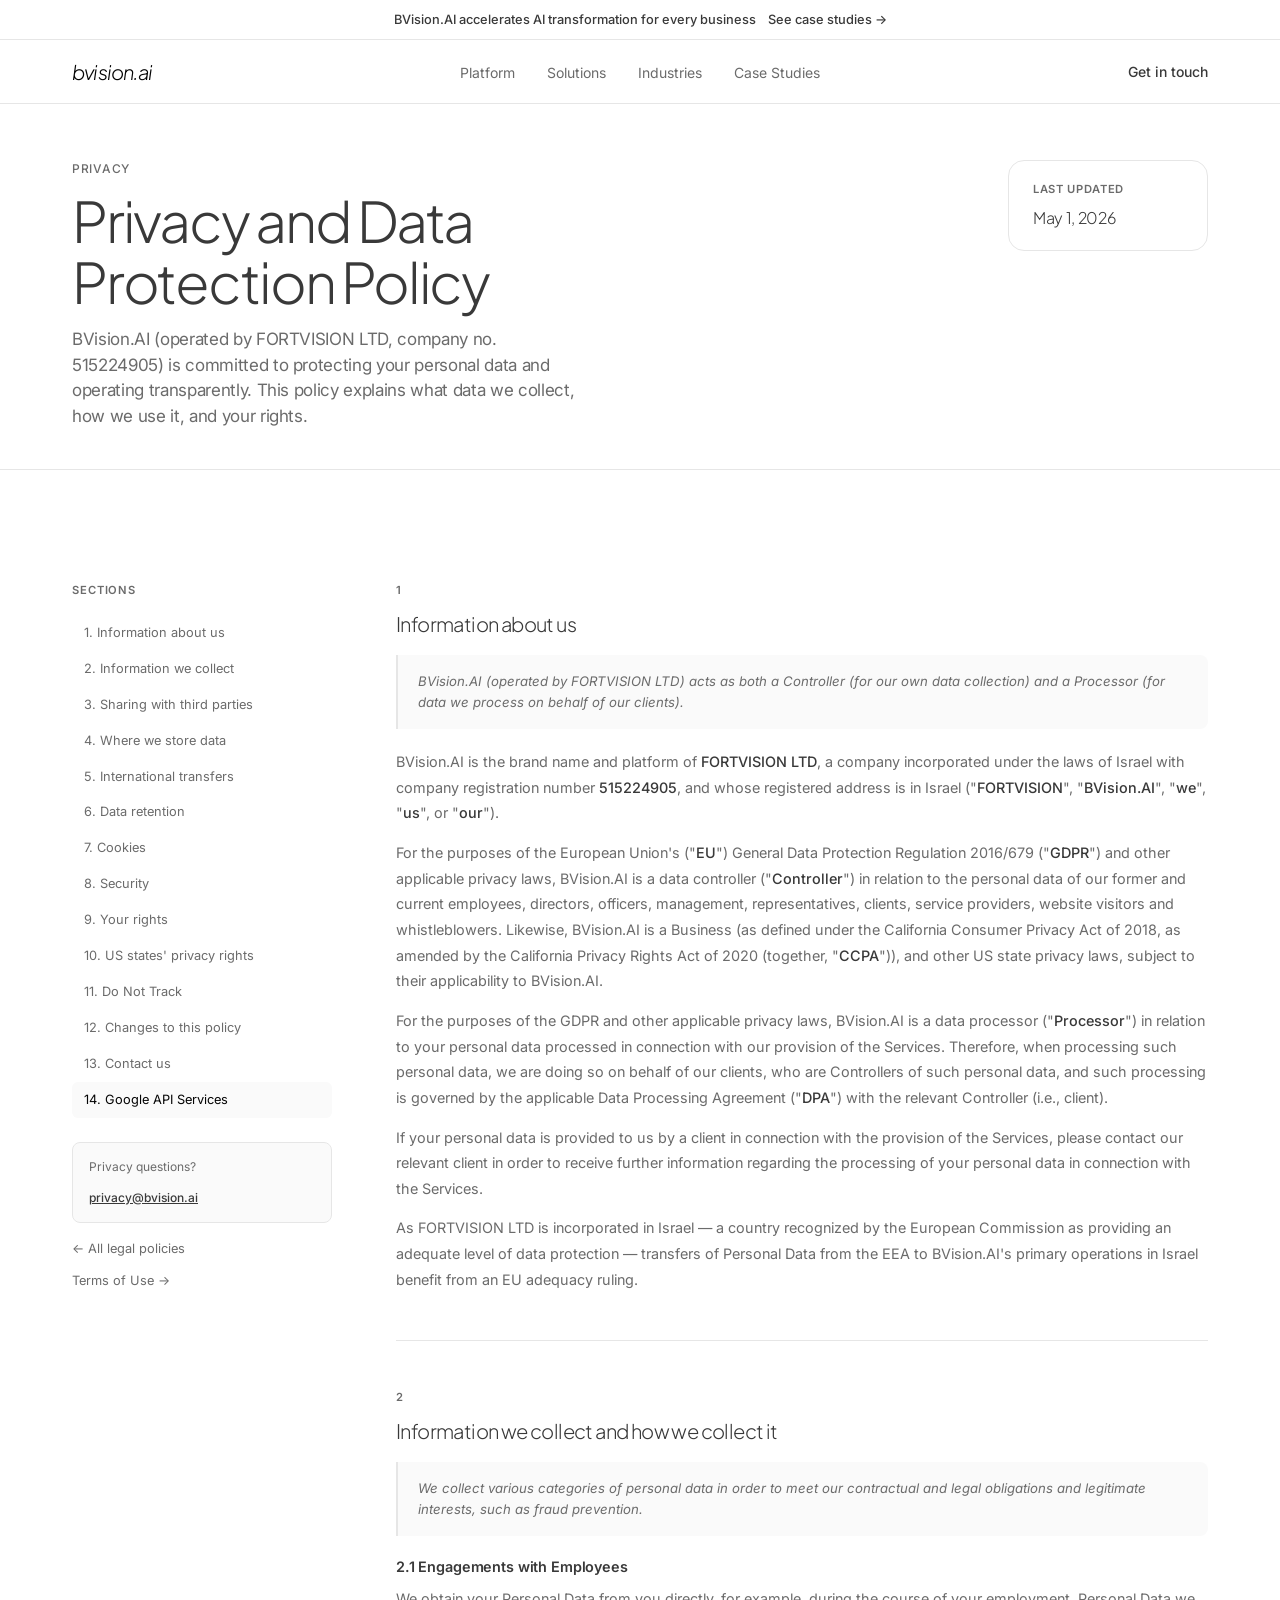
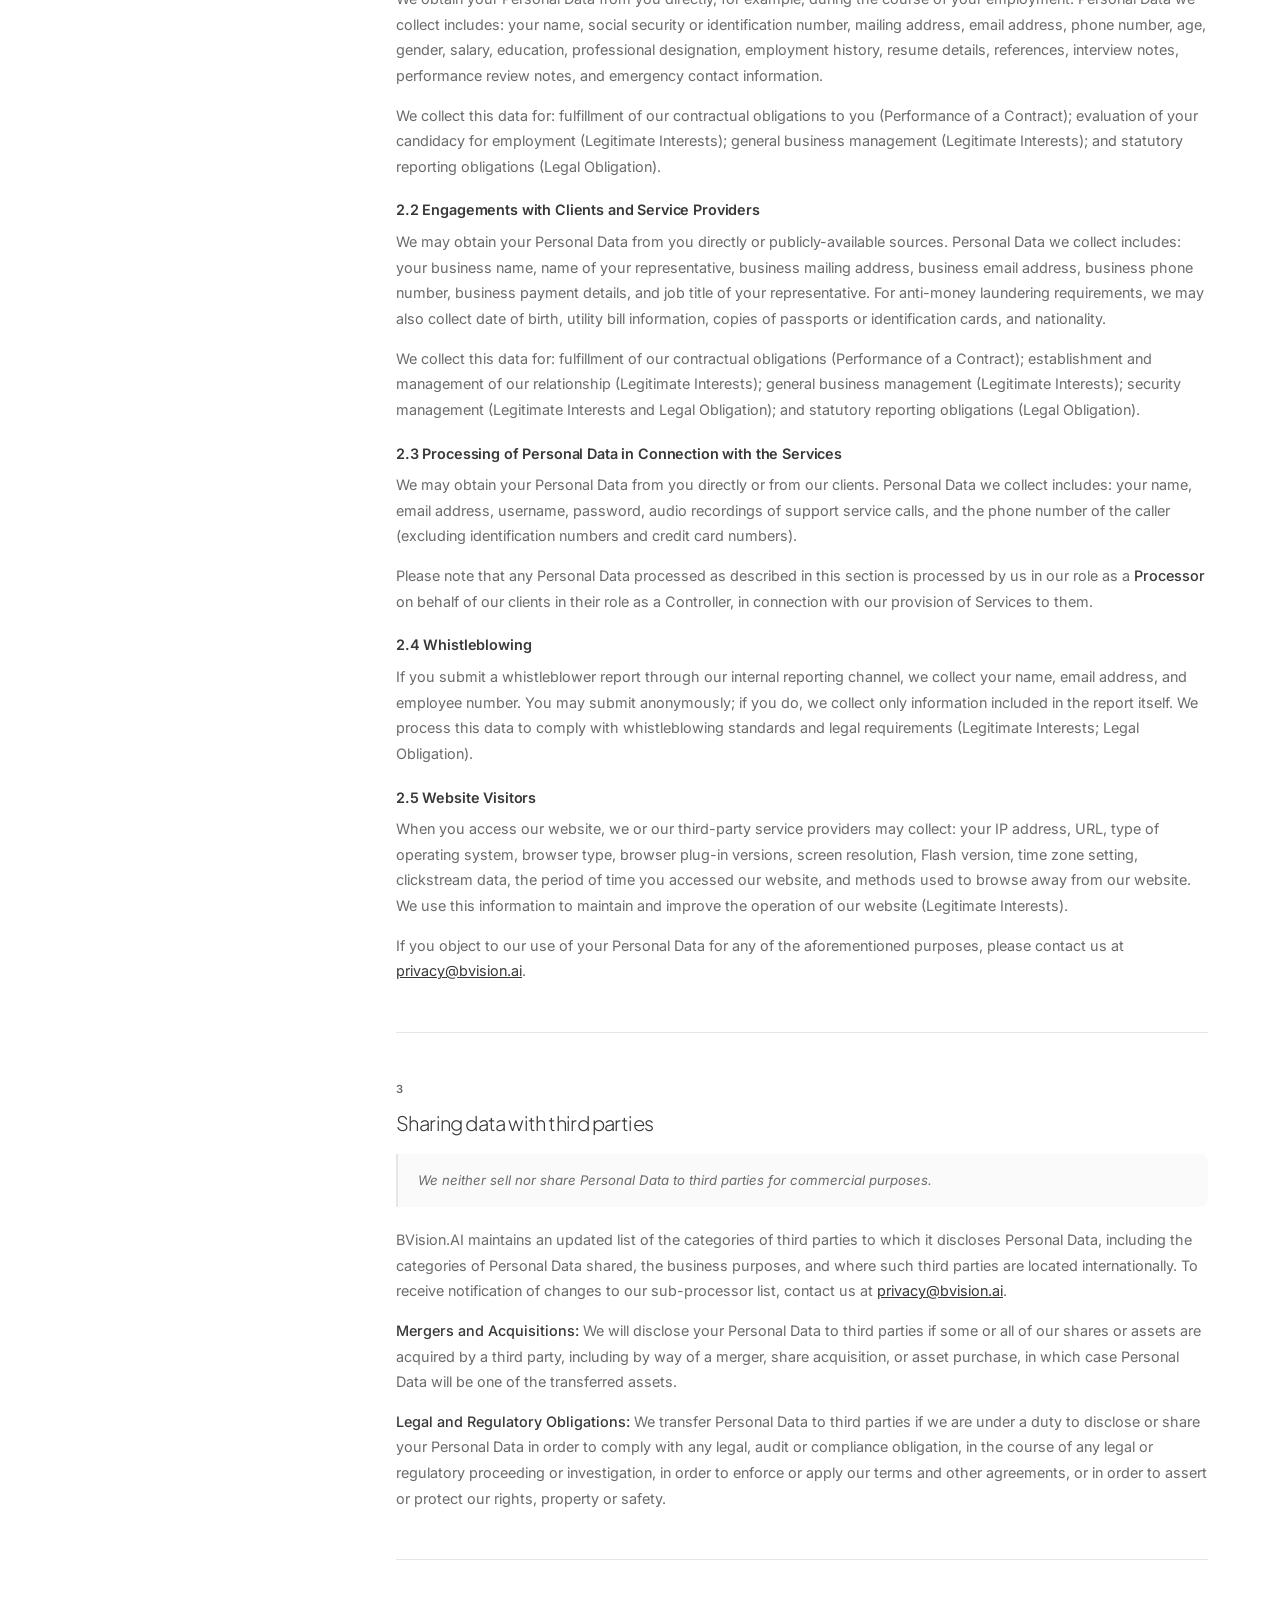
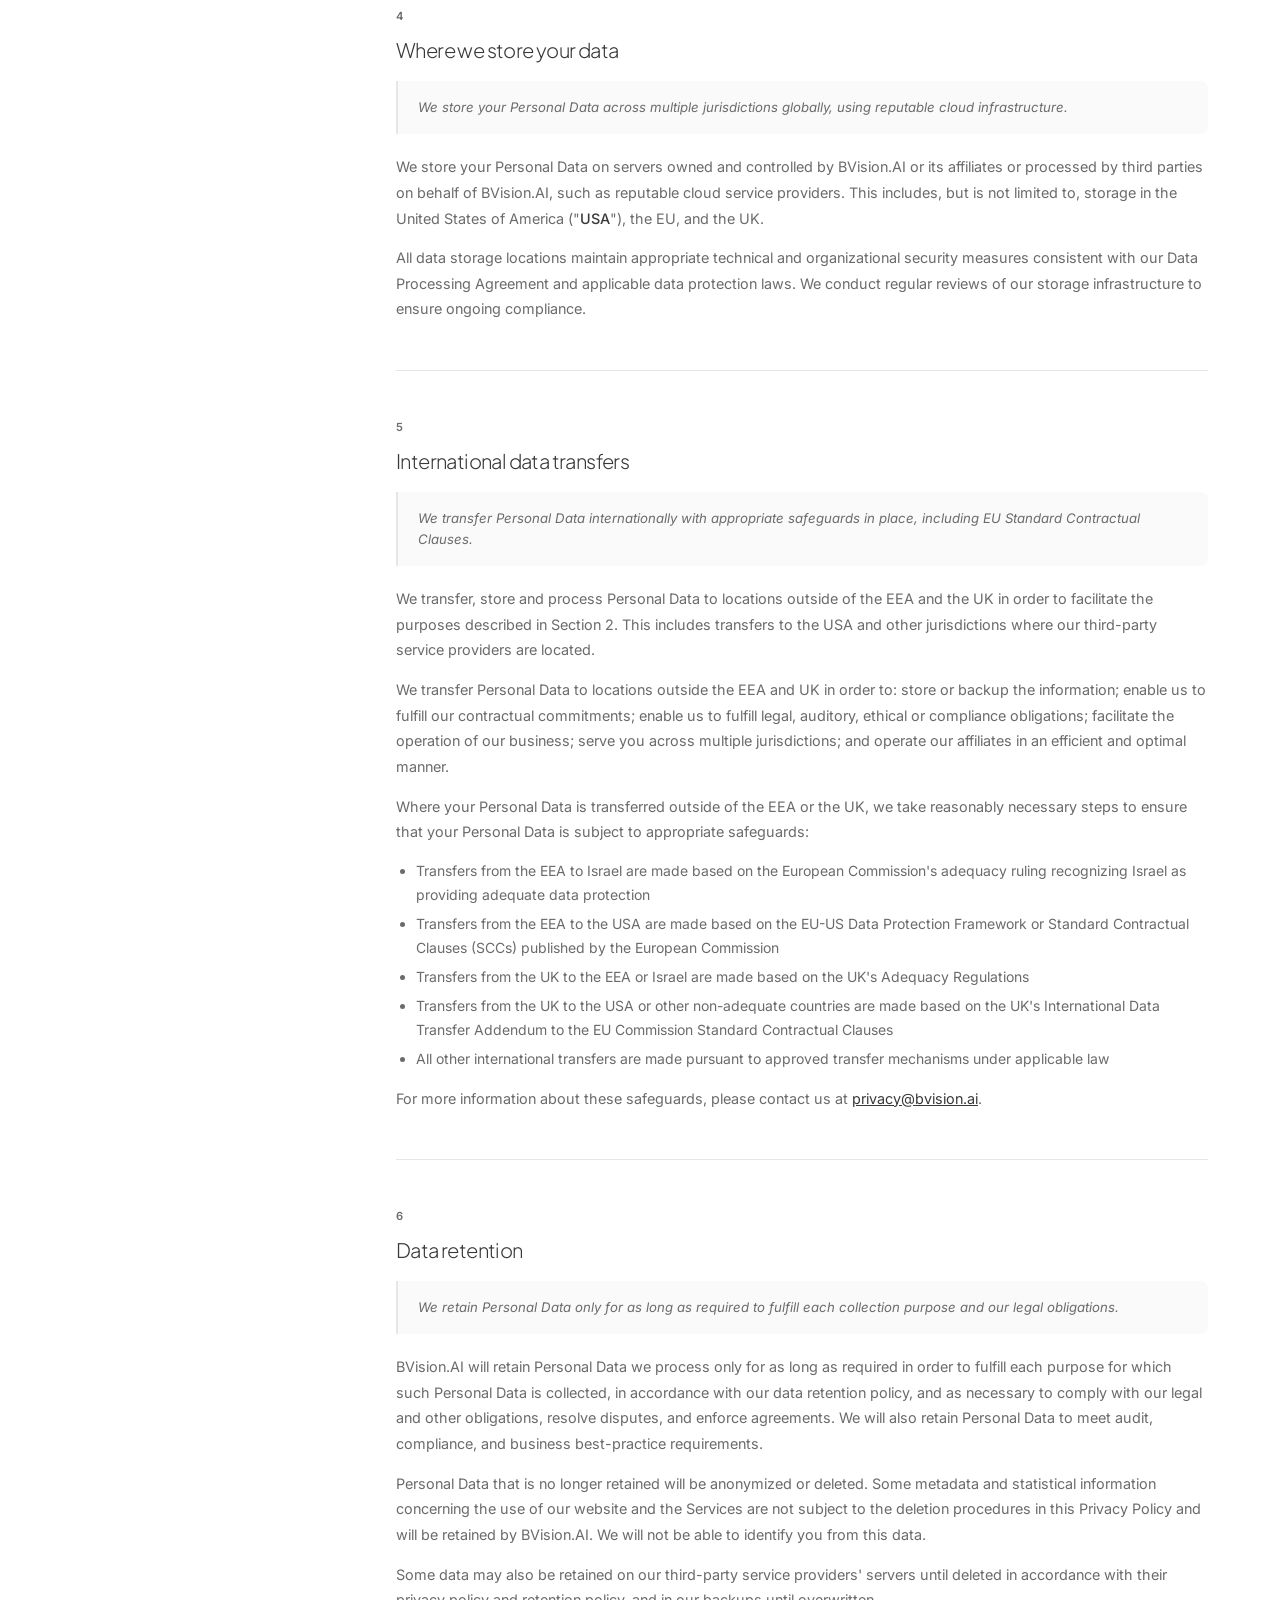
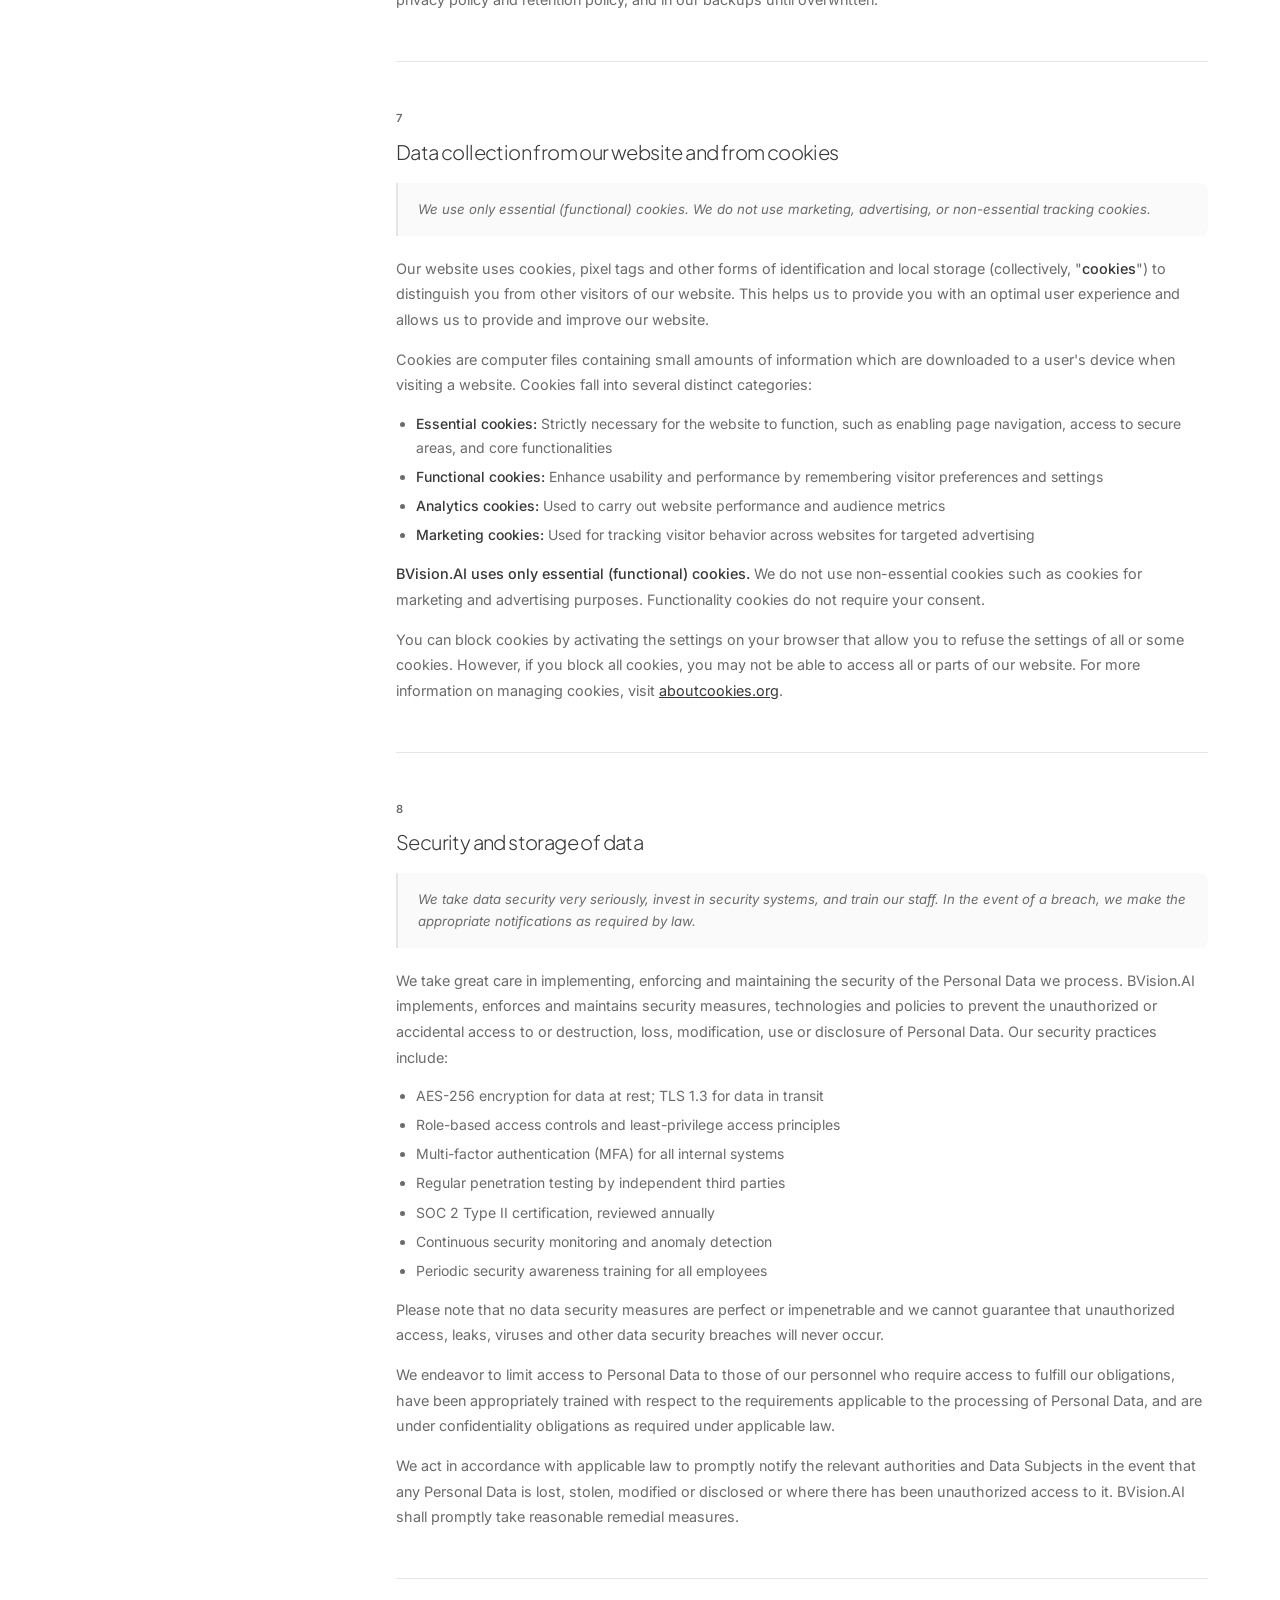
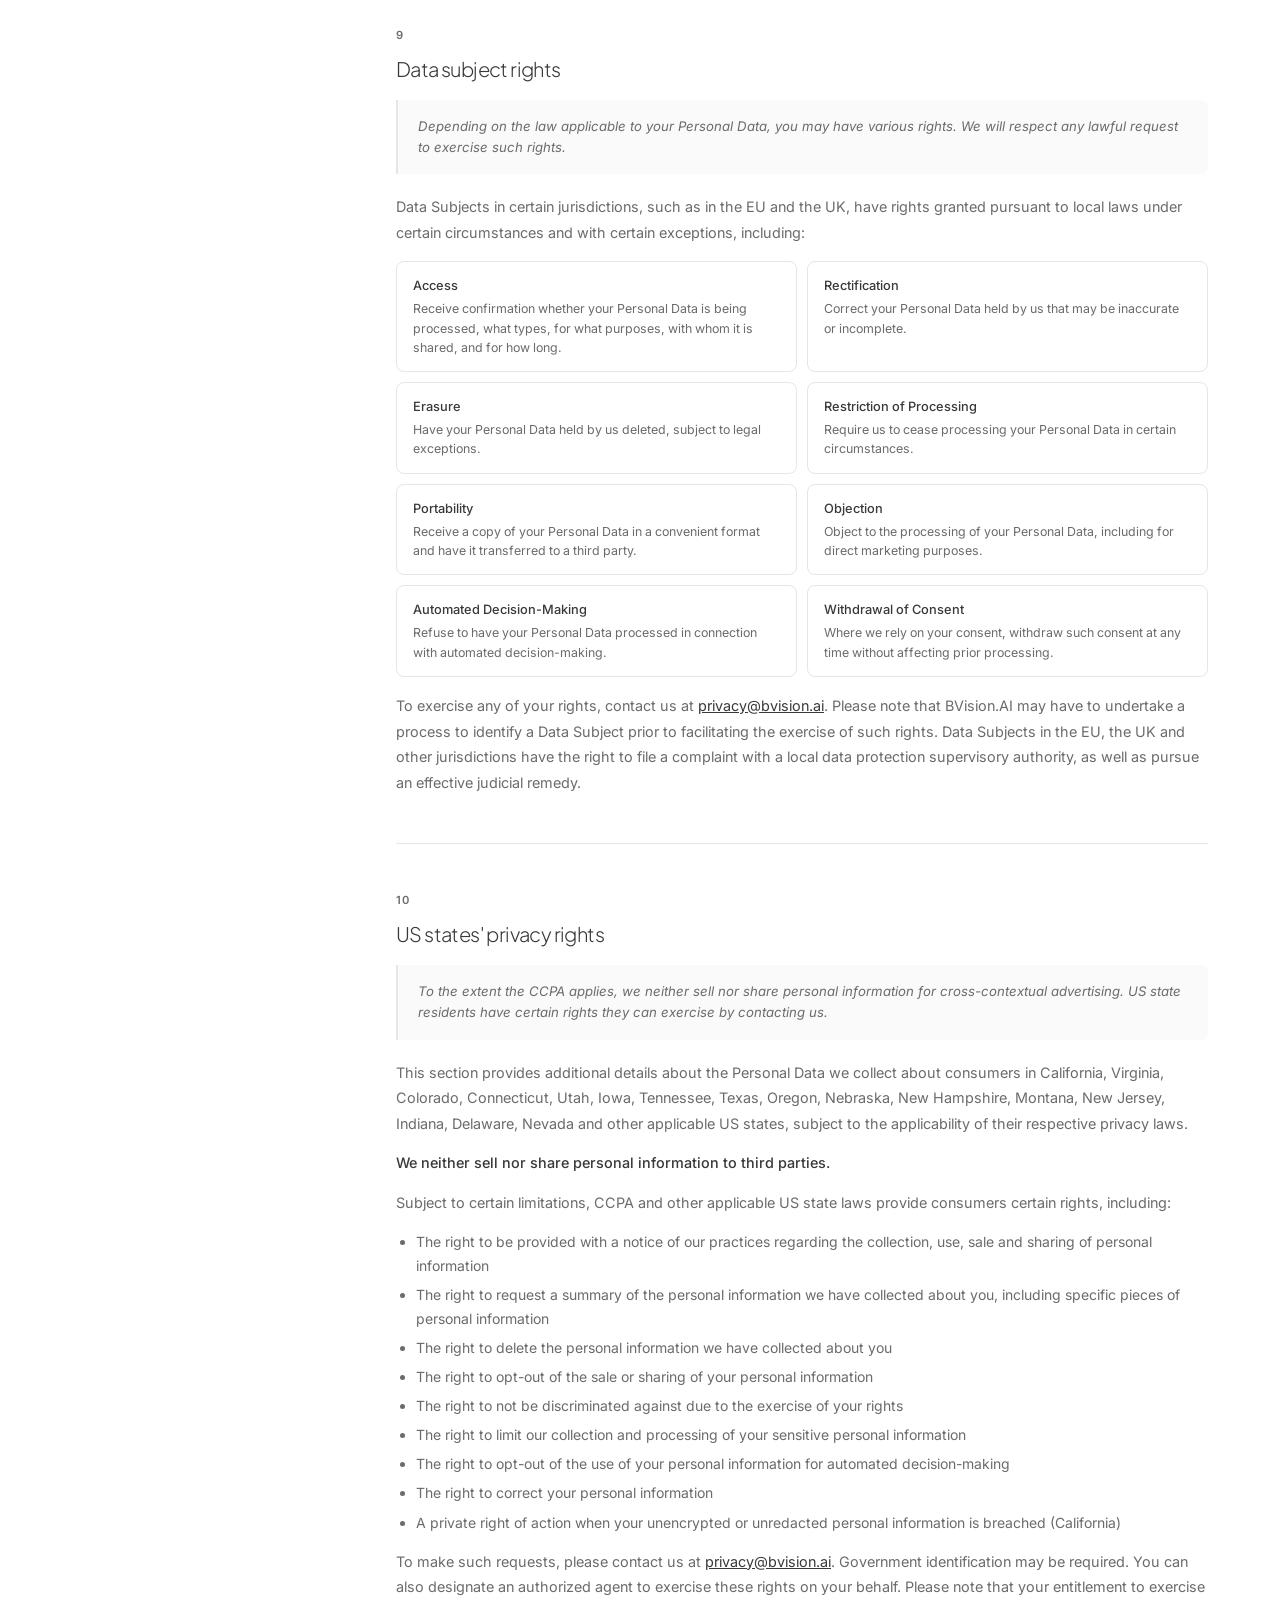
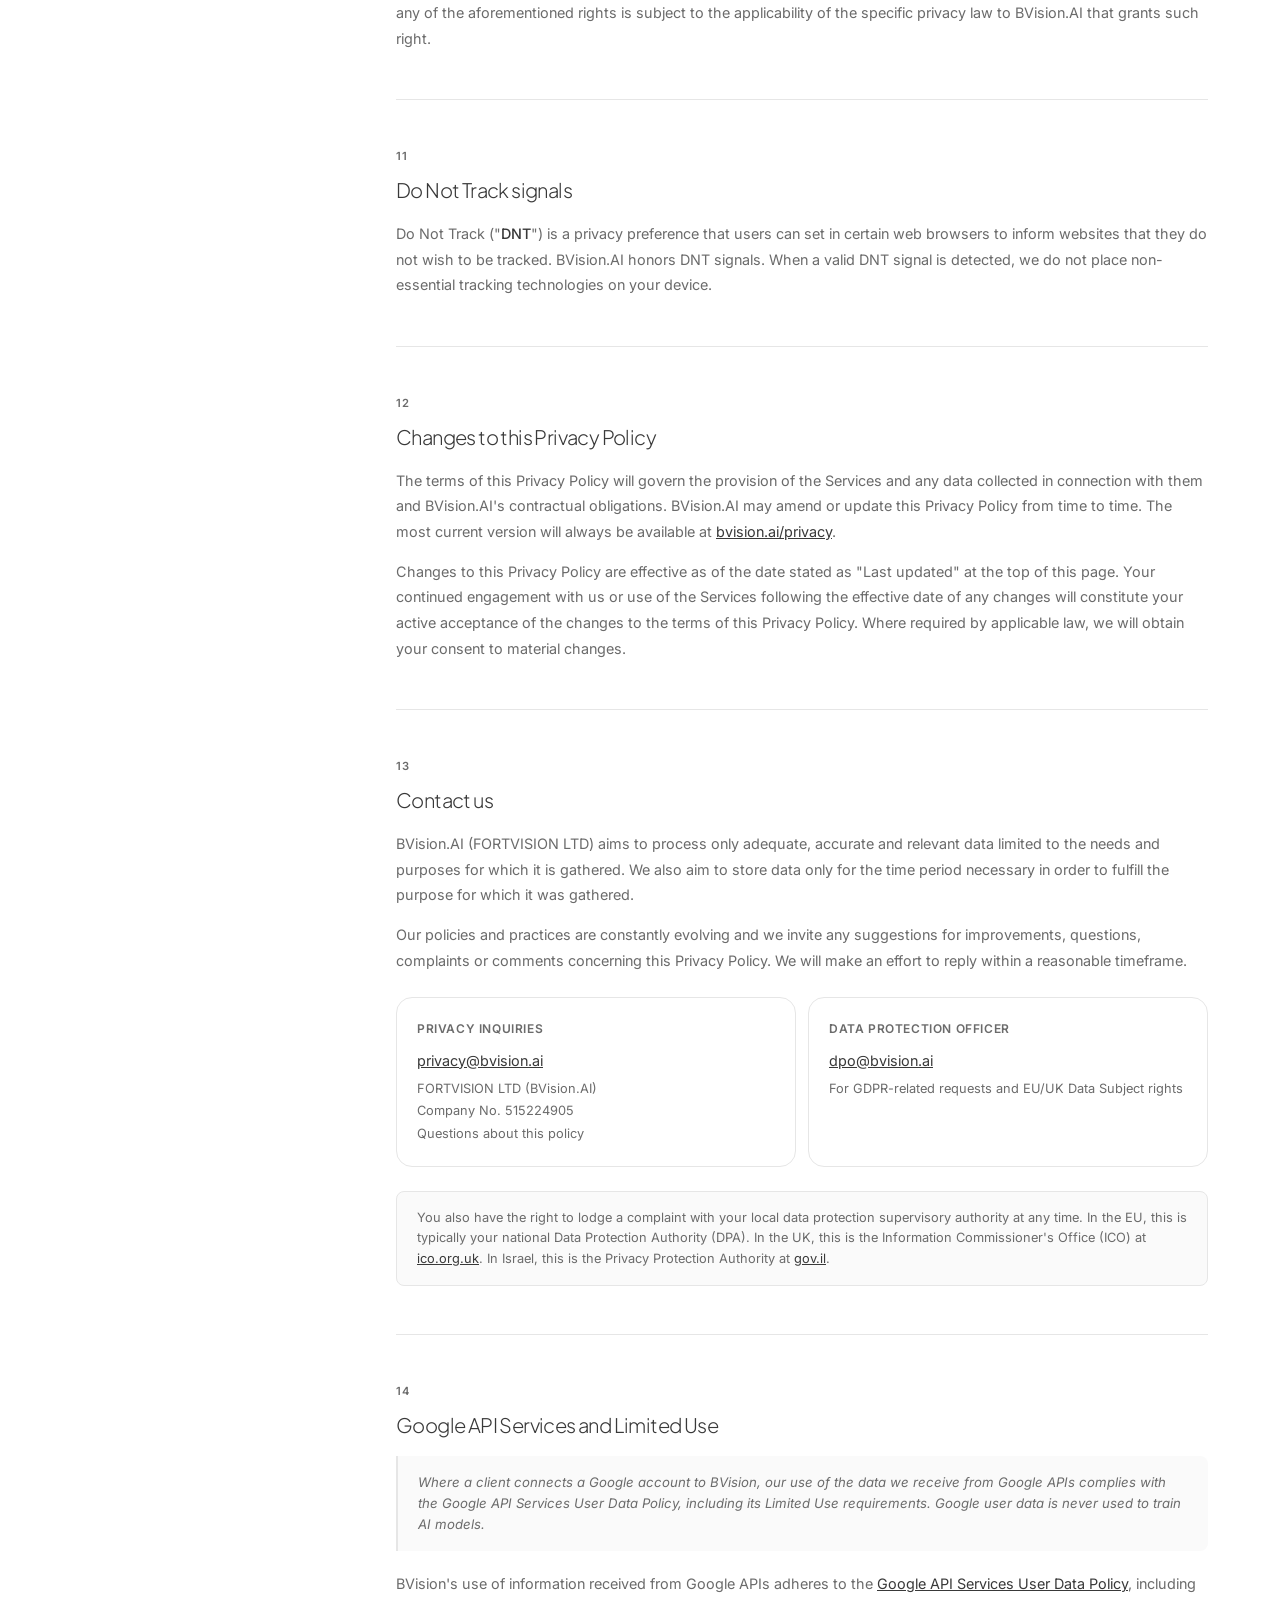
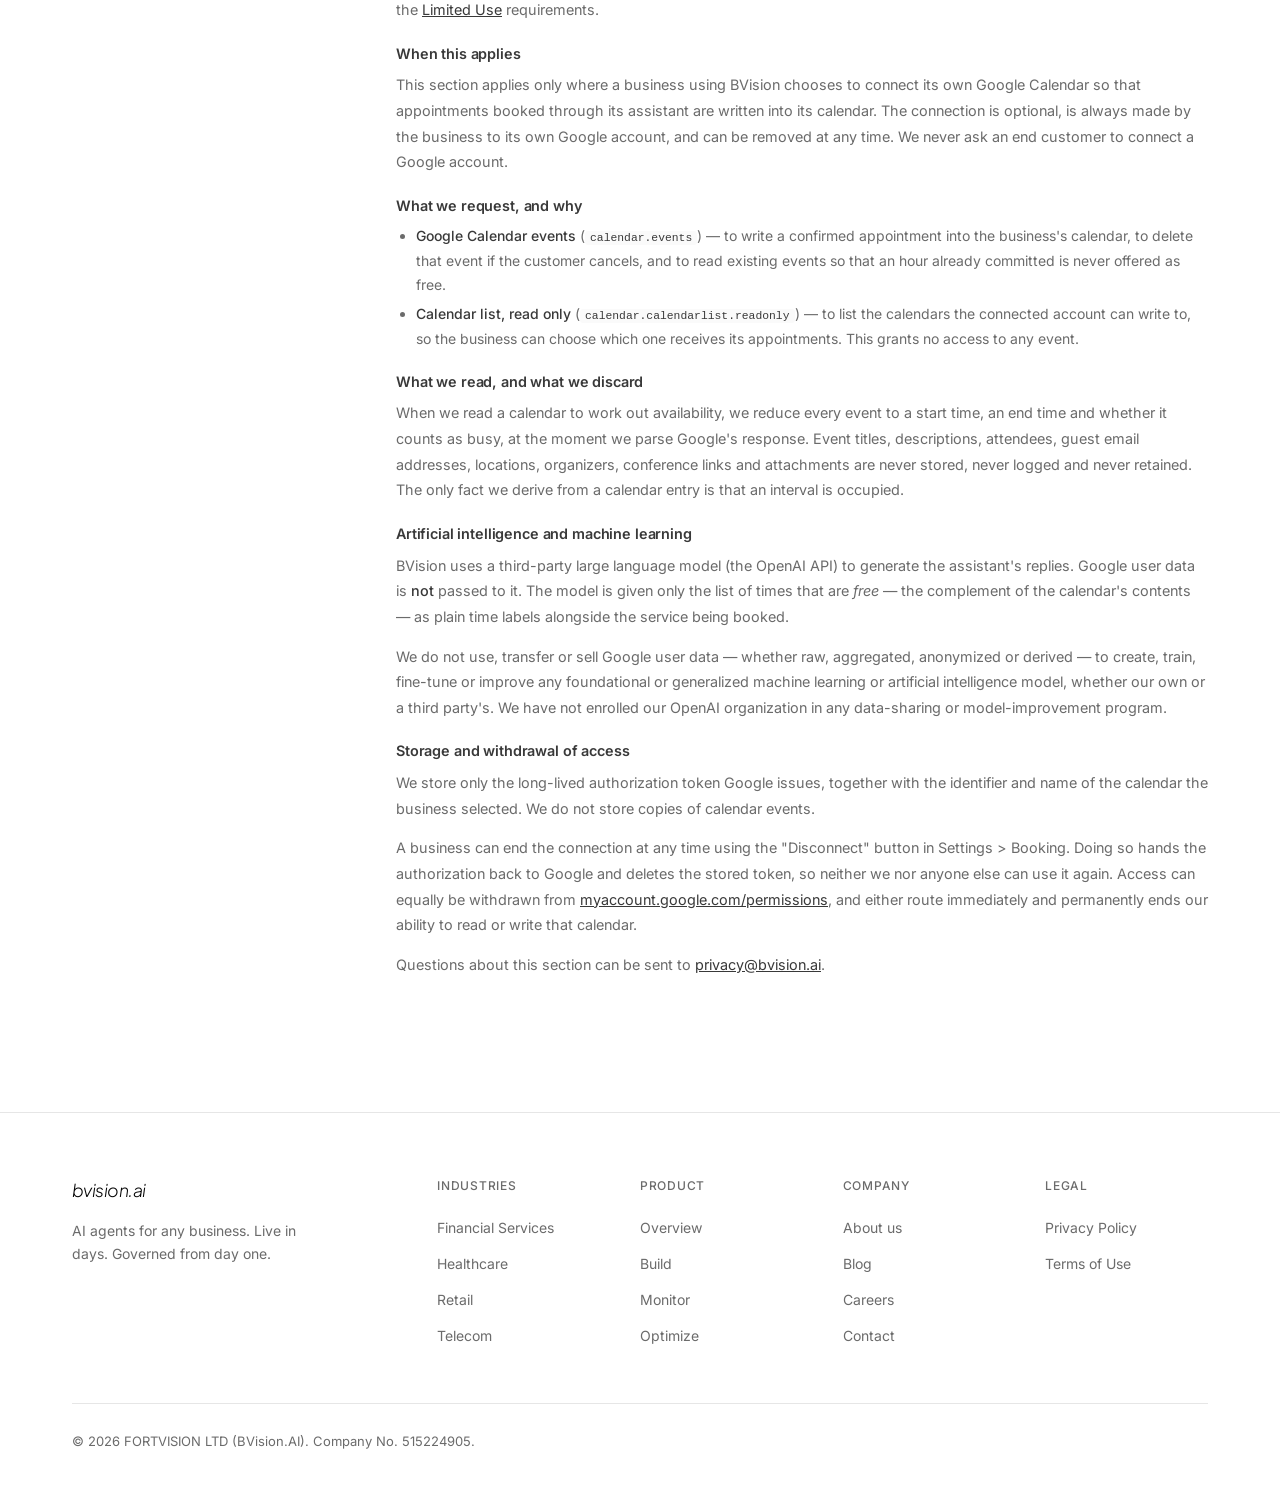
<file: privacy.html>
<!DOCTYPE html>
<html lang="en">
<head>
<!-- Google Tag Manager -->
<script>(function(w,d,s,l,i){w[l]=w[l]||[];w[l].push({'gtm.start':
new Date().getTime(),event:'gtm.js'});var f=d.getElementsByTagName(s)[0],
j=d.createElement(s),dl=l!='dataLayer'?'&l='+l:'';j.async=true;j.src=
'https://www.googletagmanager.com/gtm.js?id='+i+dl;f.parentNode.insertBefore(j,f);
})(window,document,'script','dataLayer','GTM-P8DX54GB');</script>
<!-- End Google Tag Manager -->
  <meta charset="UTF-8" />
  <meta name="viewport" content="width=device-width, initial-scale=1.0" />
  <title>Privacy Policy — BVision.AI</title>
  <meta name="description" content="BVision.AI Privacy and Data Protection Policy. How we collect, process, and protect your personal data." />
  <link rel="stylesheet" href="styles.css" />
  <link rel="icon" href="data:image/svg+xml,<svg xmlns='http://www.w3.org/2000/svg' viewBox='0 0 32 32'><rect width='32' height='32' rx='4' fill='%23050505'/><circle cx='16' cy='16' r='6' fill='none' stroke='white' stroke-width='2'/><circle cx='16' cy='16' r='2.5' fill='white'/></svg>" />
  <style>
    .legal-layout {
      display: grid;
      grid-template-columns: 260px 1fr;
      gap: 64px;
      align-items: start;
      padding-top: 48px;
    }
    .legal-sidebar {
      position: sticky;
      top: 96px;
    }
    .legal-nav-title {
      font-size: 0.7rem;
      font-weight: 600;
      letter-spacing: 0.08em;
      text-transform: uppercase;
      color: var(--text-2);
      margin-bottom: 16px;
    }
    .legal-nav-links {
      display: flex;
      flex-direction: column;
      gap: 0;
    }
    .legal-nav-links a {
      display: block;
      padding: 9px 12px;
      font-size: 0.8rem;
      color: var(--text-2);
      border-radius: 6px;
      transition: all 0.15s;
      line-height: 1.4;
    }
    .legal-nav-links a:hover,
    .legal-nav-links a.active {
      background: var(--bg);
      color: var(--black);
    }
    .privacy-section {
      padding-top: 48px;
      border-top: 1px solid var(--border);
      margin-top: 48px;
      scroll-margin-top: 100px;
    }
    .privacy-section:first-child {
      padding-top: 0;
      border-top: none;
      margin-top: 0;
    }
    .privacy-section-num {
      font-size: 0.7rem;
      font-weight: 600;
      letter-spacing: 0.08em;
      text-transform: uppercase;
      color: var(--text-2);
      margin-bottom: 10px;
    }
    .privacy-section h2 {
      font-family: var(--font-display);
      font-size: 1.25rem;
      font-weight: 300;
      color: var(--text-1);
      letter-spacing: -0.03em;
      margin-bottom: 16px;
    }
    .privacy-section h3 {
      font-size: 0.9rem;
      font-weight: 600;
      color: var(--text-1);
      margin: 20px 0 8px;
      letter-spacing: -0.01em;
    }
    .privacy-section p {
      font-size: 0.9rem;
      color: var(--text-2);
      line-height: 1.78;
      margin-bottom: 14px;
    }
    .privacy-section ul, .privacy-section ol {
      padding-left: 20px;
      margin-bottom: 14px;
    }
    .privacy-section ul { list-style: disc; }
    .privacy-section ol { list-style: decimal; }
    .privacy-section li {
      font-size: 0.875rem;
      color: var(--text-2);
      line-height: 1.72;
      margin-bottom: 5px;
    }
    .privacy-section a {
      color: var(--text-1);
      text-decoration: underline;
    }
    .privacy-section strong {
      color: var(--text-1);
      font-weight: 500;
    }
    .privacy-section code {
      font-family: ui-monospace, SFMono-Regular, Menlo, Consolas, monospace;
      font-size: 0.8125em;
      color: var(--text-1);
      background: var(--bg);
      padding: 1px 5px;
      border-radius: 3px;
      word-break: break-all;
    }
    .privacy-summary-box {
      padding: 16px 20px;
      background: var(--bg);
      border-left: 2px solid var(--border);
      border-radius: 0 var(--radius-sm) var(--radius-sm) 0;
      margin-bottom: 20px;
    }
    .privacy-summary-box p {
      font-size: 0.825rem;
      color: var(--text-2);
      margin-bottom: 0;
      line-height: 1.6;
      font-style: italic;
    }
    .rights-grid {
      display: grid;
      grid-template-columns: 1fr 1fr;
      gap: 10px;
      margin: 16px 0;
    }
    .rights-item {
      padding: 14px 16px;
      border: 1px solid var(--border);
      border-radius: var(--radius-sm);
    }
    .rights-item-title {
      font-size: 0.8rem;
      font-weight: 500;
      color: var(--text-1);
      margin-bottom: 4px;
    }
    .rights-item-desc {
      font-size: 0.775rem;
      color: var(--text-2);
      line-height: 1.55;
    }
    @media(max-width:768px){
      .legal-layout { grid-template-columns: 1fr; }
      .legal-sidebar { position: static; }
      .rights-grid { grid-template-columns: 1fr; }
    }
  </style>
</head>
<body>
<!-- Google Tag Manager (noscript) -->
<noscript><iframe src="https://www.googletagmanager.com/ns.html?id=GTM-P8DX54GB"
height="0" width="0" style="display:none;visibility:hidden"></iframe></noscript>
<!-- End Google Tag Manager (noscript) -->

<div class="announce-bar">
  <strong>BVision.AI accelerates AI transformation for every business</strong>
  <a href="case-studies.html">See case studies &rarr;</a>
</div>

<nav class="nav on-light">
  <div class="nav-inner">
    <a href="index.html" class="nav-wordmark">bvision.ai</a>
    <ul class="nav-links">
      <li><a href="platform.html">Platform</a></li>
      <li><a href="solutions.html">Solutions</a></li>
      <li><a href="industries.html">Industries</a></li>
      <li><a href="case-studies.html">Case Studies</a></li>
    </ul>
    <div class="nav-cta"><a href="contact.html" class="nav-get-in-touch">Get in touch</a></div>
    <div class="nav-hamburger"><span></span><span></span><span></span></div>
  </div>
</nav>
<div class="mobile-menu">
  <span class="mobile-menu-close">&#x2715;</span>
  <a href="index.html">Home</a>
  <a href="platform.html">Platform</a>
  <a href="solutions.html">Solutions</a>
  <a href="industries.html">Industries</a>
  <a href="case-studies.html">Case Studies</a>
  <a href="contact.html" class="mobile-menu-cta">Get in touch</a>
</div>


<!-- ══ PAGE HEADER ════════════════════════════════════════════ -->
<div style="padding-top: 120px; padding-bottom: 40px; border-bottom: 1px solid var(--border);">
  <div class="container">
    <div style="display: flex; align-items: flex-start; justify-content: space-between; gap: 40px; flex-wrap: wrap;">
      <div>
        <p class="section-eyebrow" style="margin-bottom: 12px;">Privacy</p>
        <h1 class="t-h1" style="color: var(--text-1); margin-bottom: 16px;">Privacy and Data<br>Protection Policy</h1>
        <p class="t-body" style="color: var(--text-2); max-width: 520px;">
          BVision.AI (operated by FORTVISION LTD, company no. 515224905) is committed to protecting your personal data and operating transparently. This policy explains what data we collect, how we use it, and your rights.
        </p>
      </div>
      <div style="flex-shrink: 0; padding: 20px 24px; border: 1px solid var(--border); border-radius: var(--radius-card); min-width: 200px;">
        <p style="font-size: 0.7rem; font-weight: 600; letter-spacing: 0.06em; text-transform: uppercase; color: var(--text-2); margin-bottom: 8px;">Last updated</p>
        <p style="font-family: var(--font-display); font-size: 1rem; font-weight: 300; color: var(--text-1); letter-spacing: -0.02em; margin-bottom: 0;">May 1, 2026</p>
      </div>
    </div>
  </div>
</div>


<!-- ══ CONTENT ════════════════════════════════════════════════ -->
<section style="padding: 64px 0 120px;">
  <div class="container">
    <div class="legal-layout">

      <!-- Sticky sidebar -->
      <aside class="legal-sidebar">
        <p class="legal-nav-title">Sections</p>
        <nav class="legal-nav-links">
          <a href="#s1">1. Information about us</a>
          <a href="#s2">2. Information we collect</a>
          <a href="#s3">3. Sharing with third parties</a>
          <a href="#s4">4. Where we store data</a>
          <a href="#s5">5. International transfers</a>
          <a href="#s6">6. Data retention</a>
          <a href="#s7">7. Cookies</a>
          <a href="#s8">8. Security</a>
          <a href="#s9">9. Your rights</a>
          <a href="#s10">10. US states' privacy rights</a>
          <a href="#s11">11. Do Not Track</a>
          <a href="#s12">12. Changes to this policy</a>
          <a href="#s13">13. Contact us</a>
          <a href="#s14">14. Google API Services</a>
        </nav>
        <div style="margin-top: 24px; padding: 14px 16px; background: var(--bg); border-radius: var(--radius-sm); border: 1px solid var(--border);">
          <p style="font-size: 0.75rem; color: var(--text-2); line-height: 1.6; margin-bottom: 8px;">Privacy questions?</p>
          <a href="mailto:privacy@bvision.ai" style="font-size: 0.75rem; font-weight: 500; color: var(--text-1); text-decoration: underline;">privacy@bvision.ai</a>
        </div>
        <div style="margin-top: 12px;">
          <a href="legal.html" style="font-size: 0.8rem; color: var(--text-2);">&larr; All legal policies</a>
        </div>
        <div style="margin-top: 8px;">
          <a href="terms.html" style="font-size: 0.8rem; color: var(--text-2);">Terms of Use &rarr;</a>
        </div>
      </aside>

      <!-- Privacy content -->
      <div>

        <!-- S1 -->
        <div class="privacy-section" id="s1">
          <div class="privacy-section-num">1</div>
          <h2>Information about us</h2>
          <div class="privacy-summary-box"><p>BVision.AI (operated by FORTVISION LTD) acts as both a Controller (for our own data collection) and a Processor (for data we process on behalf of our clients).</p></div>
          <p>BVision.AI is the brand name and platform of <strong>FORTVISION LTD</strong>, a company incorporated under the laws of Israel with company registration number <strong>515224905</strong>, and whose registered address is in Israel ("<strong>FORTVISION</strong>", "<strong>BVision.AI</strong>", "<strong>we</strong>", "<strong>us</strong>", or "<strong>our</strong>").</p>
          <p>For the purposes of the European Union's ("<strong>EU</strong>") General Data Protection Regulation 2016/679 ("<strong>GDPR</strong>") and other applicable privacy laws, BVision.AI is a data controller ("<strong>Controller</strong>") in relation to the personal data of our former and current employees, directors, officers, management, representatives, clients, service providers, website visitors and whistleblowers. Likewise, BVision.AI is a Business (as defined under the California Consumer Privacy Act of 2018, as amended by the California Privacy Rights Act of 2020 (together, "<strong>CCPA</strong>")), and other US state privacy laws, subject to their applicability to BVision.AI.</p>
          <p>For the purposes of the GDPR and other applicable privacy laws, BVision.AI is a data processor ("<strong>Processor</strong>") in relation to your personal data processed in connection with our provision of the Services. Therefore, when processing such personal data, we are doing so on behalf of our clients, who are Controllers of such personal data, and such processing is governed by the applicable Data Processing Agreement ("<strong>DPA</strong>") with the relevant Controller (i.e., client).</p>
          <p>If your personal data is provided to us by a client in connection with the provision of the Services, please contact our relevant client in order to receive further information regarding the processing of your personal data in connection with the Services.</p>
          <p>As FORTVISION LTD is incorporated in Israel — a country recognized by the European Commission as providing an adequate level of data protection — transfers of Personal Data from the EEA to BVision.AI's primary operations in Israel benefit from an EU adequacy ruling.</p>
        </div>

        <!-- S2 -->
        <div class="privacy-section" id="s2">
          <div class="privacy-section-num">2</div>
          <h2>Information we collect and how we collect it</h2>
          <div class="privacy-summary-box"><p>We collect various categories of personal data in order to meet our contractual and legal obligations and legitimate interests, such as fraud prevention.</p></div>

          <h3>2.1 Engagements with Employees</h3>
          <p>We obtain your Personal Data from you directly, for example, during the course of your employment. Personal Data we collect includes: your name, social security or identification number, mailing address, email address, phone number, age, gender, salary, education, professional designation, employment history, resume details, references, interview notes, performance review notes, and emergency contact information.</p>
          <p>We collect this data for: fulfillment of our contractual obligations to you (Performance of a Contract); evaluation of your candidacy for employment (Legitimate Interests); general business management (Legitimate Interests); and statutory reporting obligations (Legal Obligation).</p>

          <h3>2.2 Engagements with Clients and Service Providers</h3>
          <p>We may obtain your Personal Data from you directly or publicly-available sources. Personal Data we collect includes: your business name, name of your representative, business mailing address, business email address, business phone number, business payment details, and job title of your representative. For anti-money laundering requirements, we may also collect date of birth, utility bill information, copies of passports or identification cards, and nationality.</p>
          <p>We collect this data for: fulfillment of our contractual obligations (Performance of a Contract); establishment and management of our relationship (Legitimate Interests); general business management (Legitimate Interests); security management (Legitimate Interests and Legal Obligation); and statutory reporting obligations (Legal Obligation).</p>

          <h3>2.3 Processing of Personal Data in Connection with the Services</h3>
          <p>We may obtain your Personal Data from you directly or from our clients. Personal Data we collect includes: your name, email address, username, password, audio recordings of support service calls, and the phone number of the caller (excluding identification numbers and credit card numbers).</p>
          <p>Please note that any Personal Data processed as described in this section is processed by us in our role as a <strong>Processor</strong> on behalf of our clients in their role as a Controller, in connection with our provision of Services to them.</p>

          <h3>2.4 Whistleblowing</h3>
          <p>If you submit a whistleblower report through our internal reporting channel, we collect your name, email address, and employee number. You may submit anonymously; if you do, we collect only information included in the report itself. We process this data to comply with whistleblowing standards and legal requirements (Legitimate Interests; Legal Obligation).</p>

          <h3>2.5 Website Visitors</h3>
          <p>When you access our website, we or our third-party service providers may collect: your IP address, URL, type of operating system, browser type, browser plug-in versions, screen resolution, Flash version, time zone setting, clickstream data, the period of time you accessed our website, and methods used to browse away from our website. We use this information to maintain and improve the operation of our website (Legitimate Interests).</p>
          <p>If you object to our use of your Personal Data for any of the aforementioned purposes, please contact us at <a href="mailto:privacy@bvision.ai">privacy@bvision.ai</a>.</p>
        </div>

        <!-- S3 -->
        <div class="privacy-section" id="s3">
          <div class="privacy-section-num">3</div>
          <h2>Sharing data with third parties</h2>
          <div class="privacy-summary-box"><p>We neither sell nor share Personal Data to third parties for commercial purposes.</p></div>
          <p>BVision.AI maintains an updated list of the categories of third parties to which it discloses Personal Data, including the categories of Personal Data shared, the business purposes, and where such third parties are located internationally. To receive notification of changes to our sub-processor list, contact us at <a href="mailto:privacy@bvision.ai">privacy@bvision.ai</a>.</p>
          <p><strong>Mergers and Acquisitions:</strong> We will disclose your Personal Data to third parties if some or all of our shares or assets are acquired by a third party, including by way of a merger, share acquisition, or asset purchase, in which case Personal Data will be one of the transferred assets.</p>
          <p><strong>Legal and Regulatory Obligations:</strong> We transfer Personal Data to third parties if we are under a duty to disclose or share your Personal Data in order to comply with any legal, audit or compliance obligation, in the course of any legal or regulatory proceeding or investigation, in order to enforce or apply our terms and other agreements, or in order to assert or protect our rights, property or safety.</p>
        </div>

        <!-- S4 -->
        <div class="privacy-section" id="s4">
          <div class="privacy-section-num">4</div>
          <h2>Where we store your data</h2>
          <div class="privacy-summary-box"><p>We store your Personal Data across multiple jurisdictions globally, using reputable cloud infrastructure.</p></div>
          <p>We store your Personal Data on servers owned and controlled by BVision.AI or its affiliates or processed by third parties on behalf of BVision.AI, such as reputable cloud service providers. This includes, but is not limited to, storage in the United States of America ("<strong>USA</strong>"), the EU, and the UK.</p>
          <p>All data storage locations maintain appropriate technical and organizational security measures consistent with our Data Processing Agreement and applicable data protection laws. We conduct regular reviews of our storage infrastructure to ensure ongoing compliance.</p>
        </div>

        <!-- S5 -->
        <div class="privacy-section" id="s5">
          <div class="privacy-section-num">5</div>
          <h2>International data transfers</h2>
          <div class="privacy-summary-box"><p>We transfer Personal Data internationally with appropriate safeguards in place, including EU Standard Contractual Clauses.</p></div>
          <p>We transfer, store and process Personal Data to locations outside of the EEA and the UK in order to facilitate the purposes described in Section 2. This includes transfers to the USA and other jurisdictions where our third-party service providers are located.</p>
          <p>We transfer Personal Data to locations outside the EEA and UK in order to: store or backup the information; enable us to fulfill our contractual commitments; enable us to fulfill legal, auditory, ethical or compliance obligations; facilitate the operation of our business; serve you across multiple jurisdictions; and operate our affiliates in an efficient and optimal manner.</p>
          <p>Where your Personal Data is transferred outside of the EEA or the UK, we take reasonably necessary steps to ensure that your Personal Data is subject to appropriate safeguards:</p>
          <ul>
            <li>Transfers from the EEA to Israel are made based on the European Commission's adequacy ruling recognizing Israel as providing adequate data protection</li>
            <li>Transfers from the EEA to the USA are made based on the EU-US Data Protection Framework or Standard Contractual Clauses (SCCs) published by the European Commission</li>
            <li>Transfers from the UK to the EEA or Israel are made based on the UK's Adequacy Regulations</li>
            <li>Transfers from the UK to the USA or other non-adequate countries are made based on the UK's International Data Transfer Addendum to the EU Commission Standard Contractual Clauses</li>
            <li>All other international transfers are made pursuant to approved transfer mechanisms under applicable law</li>
          </ul>
          <p>For more information about these safeguards, please contact us at <a href="mailto:privacy@bvision.ai">privacy@bvision.ai</a>.</p>
        </div>

        <!-- S6 -->
        <div class="privacy-section" id="s6">
          <div class="privacy-section-num">6</div>
          <h2>Data retention</h2>
          <div class="privacy-summary-box"><p>We retain Personal Data only for as long as required to fulfill each collection purpose and our legal obligations.</p></div>
          <p>BVision.AI will retain Personal Data we process only for as long as required in order to fulfill each purpose for which such Personal Data is collected, in accordance with our data retention policy, and as necessary to comply with our legal and other obligations, resolve disputes, and enforce agreements. We will also retain Personal Data to meet audit, compliance, and business best-practice requirements.</p>
          <p>Personal Data that is no longer retained will be anonymized or deleted. Some metadata and statistical information concerning the use of our website and the Services are not subject to the deletion procedures in this Privacy Policy and will be retained by BVision.AI. We will not be able to identify you from this data.</p>
          <p>Some data may also be retained on our third-party service providers' servers until deleted in accordance with their privacy policy and retention policy, and in our backups until overwritten.</p>
        </div>

        <!-- S7 -->
        <div class="privacy-section" id="s7">
          <div class="privacy-section-num">7</div>
          <h2>Data collection from our website and from cookies</h2>
          <div class="privacy-summary-box"><p>We use only essential (functional) cookies. We do not use marketing, advertising, or non-essential tracking cookies.</p></div>
          <p>Our website uses cookies, pixel tags and other forms of identification and local storage (collectively, "<strong>cookies</strong>") to distinguish you from other visitors of our website. This helps us to provide you with an optimal user experience and allows us to provide and improve our website.</p>
          <p>Cookies are computer files containing small amounts of information which are downloaded to a user's device when visiting a website. Cookies fall into several distinct categories:</p>
          <ul>
            <li><strong>Essential cookies:</strong> Strictly necessary for the website to function, such as enabling page navigation, access to secure areas, and core functionalities</li>
            <li><strong>Functional cookies:</strong> Enhance usability and performance by remembering visitor preferences and settings</li>
            <li><strong>Analytics cookies:</strong> Used to carry out website performance and audience metrics</li>
            <li><strong>Marketing cookies:</strong> Used for tracking visitor behavior across websites for targeted advertising</li>
          </ul>
          <p><strong>BVision.AI uses only essential (functional) cookies.</strong> We do not use non-essential cookies such as cookies for marketing and advertising purposes. Functionality cookies do not require your consent.</p>
          <p>You can block cookies by activating the settings on your browser that allow you to refuse the settings of all or some cookies. However, if you block all cookies, you may not be able to access all or parts of our website. For more information on managing cookies, visit <a href="https://www.aboutcookies.org" target="_blank" rel="noopener">aboutcookies.org</a>.</p>
        </div>

        <!-- S8 -->
        <div class="privacy-section" id="s8">
          <div class="privacy-section-num">8</div>
          <h2>Security and storage of data</h2>
          <div class="privacy-summary-box"><p>We take data security very seriously, invest in security systems, and train our staff. In the event of a breach, we make the appropriate notifications as required by law.</p></div>
          <p>We take great care in implementing, enforcing and maintaining the security of the Personal Data we process. BVision.AI implements, enforces and maintains security measures, technologies and policies to prevent the unauthorized or accidental access to or destruction, loss, modification, use or disclosure of Personal Data. Our security practices include:</p>
          <ul>
            <li>AES-256 encryption for data at rest; TLS 1.3 for data in transit</li>
            <li>Role-based access controls and least-privilege access principles</li>
            <li>Multi-factor authentication (MFA) for all internal systems</li>
            <li>Regular penetration testing by independent third parties</li>
            <li>SOC 2 Type II certification, reviewed annually</li>
            <li>Continuous security monitoring and anomaly detection</li>
            <li>Periodic security awareness training for all employees</li>
          </ul>
          <p>Please note that no data security measures are perfect or impenetrable and we cannot guarantee that unauthorized access, leaks, viruses and other data security breaches will never occur.</p>
          <p>We endeavor to limit access to Personal Data to those of our personnel who require access to fulfill our obligations, have been appropriately trained with respect to the requirements applicable to the processing of Personal Data, and are under confidentiality obligations as required under applicable law.</p>
          <p>We act in accordance with applicable law to promptly notify the relevant authorities and Data Subjects in the event that any Personal Data is lost, stolen, modified or disclosed or where there has been unauthorized access to it. BVision.AI shall promptly take reasonable remedial measures.</p>
        </div>

        <!-- S9 -->
        <div class="privacy-section" id="s9">
          <div class="privacy-section-num">9</div>
          <h2>Data subject rights</h2>
          <div class="privacy-summary-box"><p>Depending on the law applicable to your Personal Data, you may have various rights. We will respect any lawful request to exercise such rights.</p></div>
          <p>Data Subjects in certain jurisdictions, such as in the EU and the UK, have rights granted pursuant to local laws under certain circumstances and with certain exceptions, including:</p>
          <div class="rights-grid">
            <div class="rights-item">
              <div class="rights-item-title">Access</div>
              <div class="rights-item-desc">Receive confirmation whether your Personal Data is being processed, what types, for what purposes, with whom it is shared, and for how long.</div>
            </div>
            <div class="rights-item">
              <div class="rights-item-title">Rectification</div>
              <div class="rights-item-desc">Correct your Personal Data held by us that may be inaccurate or incomplete.</div>
            </div>
            <div class="rights-item">
              <div class="rights-item-title">Erasure</div>
              <div class="rights-item-desc">Have your Personal Data held by us deleted, subject to legal exceptions.</div>
            </div>
            <div class="rights-item">
              <div class="rights-item-title">Restriction of Processing</div>
              <div class="rights-item-desc">Require us to cease processing your Personal Data in certain circumstances.</div>
            </div>
            <div class="rights-item">
              <div class="rights-item-title">Portability</div>
              <div class="rights-item-desc">Receive a copy of your Personal Data in a convenient format and have it transferred to a third party.</div>
            </div>
            <div class="rights-item">
              <div class="rights-item-title">Objection</div>
              <div class="rights-item-desc">Object to the processing of your Personal Data, including for direct marketing purposes.</div>
            </div>
            <div class="rights-item">
              <div class="rights-item-title">Automated Decision-Making</div>
              <div class="rights-item-desc">Refuse to have your Personal Data processed in connection with automated decision-making.</div>
            </div>
            <div class="rights-item">
              <div class="rights-item-title">Withdrawal of Consent</div>
              <div class="rights-item-desc">Where we rely on your consent, withdraw such consent at any time without affecting prior processing.</div>
            </div>
          </div>
          <p>To exercise any of your rights, contact us at <a href="mailto:privacy@bvision.ai">privacy@bvision.ai</a>. Please note that BVision.AI may have to undertake a process to identify a Data Subject prior to facilitating the exercise of such rights. Data Subjects in the EU, the UK and other jurisdictions have the right to file a complaint with a local data protection supervisory authority, as well as pursue an effective judicial remedy.</p>
        </div>

        <!-- S10 -->
        <div class="privacy-section" id="s10">
          <div class="privacy-section-num">10</div>
          <h2>US states' privacy rights</h2>
          <div class="privacy-summary-box"><p>To the extent the CCPA applies, we neither sell nor share personal information for cross-contextual advertising. US state residents have certain rights they can exercise by contacting us.</p></div>
          <p>This section provides additional details about the Personal Data we collect about consumers in California, Virginia, Colorado, Connecticut, Utah, Iowa, Tennessee, Texas, Oregon, Nebraska, New Hampshire, Montana, New Jersey, Indiana, Delaware, Nevada and other applicable US states, subject to the applicability of their respective privacy laws.</p>
          <p><strong>We neither sell nor share personal information to third parties.</strong></p>
          <p>Subject to certain limitations, CCPA and other applicable US state laws provide consumers certain rights, including:</p>
          <ul>
            <li>The right to be provided with a notice of our practices regarding the collection, use, sale and sharing of personal information</li>
            <li>The right to request a summary of the personal information we have collected about you, including specific pieces of personal information</li>
            <li>The right to delete the personal information we have collected about you</li>
            <li>The right to opt-out of the sale or sharing of your personal information</li>
            <li>The right to not be discriminated against due to the exercise of your rights</li>
            <li>The right to limit our collection and processing of your sensitive personal information</li>
            <li>The right to opt-out of the use of your personal information for automated decision-making</li>
            <li>The right to correct your personal information</li>
            <li>A private right of action when your unencrypted or unredacted personal information is breached (California)</li>
          </ul>
          <p>To make such requests, please contact us at <a href="mailto:privacy@bvision.ai">privacy@bvision.ai</a>. Government identification may be required. You can also designate an authorized agent to exercise these rights on your behalf. Please note that your entitlement to exercise any of the aforementioned rights is subject to the applicability of the specific privacy law to BVision.AI that grants such right.</p>
        </div>

        <!-- S11 -->
        <div class="privacy-section" id="s11">
          <div class="privacy-section-num">11</div>
          <h2>Do Not Track signals</h2>
          <p>Do Not Track ("<strong>DNT</strong>") is a privacy preference that users can set in certain web browsers to inform websites that they do not wish to be tracked. BVision.AI honors DNT signals. When a valid DNT signal is detected, we do not place non-essential tracking technologies on your device.</p>
        </div>

        <!-- S12 -->
        <div class="privacy-section" id="s12">
          <div class="privacy-section-num">12</div>
          <h2>Changes to this Privacy Policy</h2>
          <p>The terms of this Privacy Policy will govern the provision of the Services and any data collected in connection with them and BVision.AI's contractual obligations. BVision.AI may amend or update this Privacy Policy from time to time. The most current version will always be available at <a href="https://bvision.ai/privacy">bvision.ai/privacy</a>.</p>
          <p>Changes to this Privacy Policy are effective as of the date stated as "Last updated" at the top of this page. Your continued engagement with us or use of the Services following the effective date of any changes will constitute your active acceptance of the changes to the terms of this Privacy Policy. Where required by applicable law, we will obtain your consent to material changes.</p>
        </div>

        <!-- S13 -->
        <div class="privacy-section" id="s13">
          <div class="privacy-section-num">13</div>
          <h2>Contact us</h2>
          <p>BVision.AI (FORTVISION LTD) aims to process only adequate, accurate and relevant data limited to the needs and purposes for which it is gathered. We also aim to store data only for the time period necessary in order to fulfill the purpose for which it was gathered.</p>
          <p>Our policies and practices are constantly evolving and we invite any suggestions for improvements, questions, complaints or comments concerning this Privacy Policy. We will make an effort to reply within a reasonable timeframe.</p>
          <div style="display: grid; grid-template-columns: 1fr 1fr; gap: 12px; margin-top: 24px;">
            <div style="padding: 20px; border: 1px solid var(--border); border-radius: var(--radius-card);">
              <p style="font-size: 0.75rem; font-weight: 600; letter-spacing: 0.05em; text-transform: uppercase; color: var(--text-2); margin-bottom: 8px;">Privacy inquiries</p>
              <a href="mailto:privacy@bvision.ai" style="font-size: 0.9rem; color: var(--text-1); font-weight: 400; text-decoration: underline;">privacy@bvision.ai</a>
              <p style="font-size: 0.8rem; color: var(--text-2); margin-top: 6px; margin-bottom: 0;">FORTVISION LTD (BVision.AI)<br>Company No. 515224905<br>Questions about this policy</p>
            </div>
            <div style="padding: 20px; border: 1px solid var(--border); border-radius: var(--radius-card);">
              <p style="font-size: 0.75rem; font-weight: 600; letter-spacing: 0.05em; text-transform: uppercase; color: var(--text-2); margin-bottom: 8px;">Data protection officer</p>
              <a href="mailto:dpo@bvision.ai" style="font-size: 0.9rem; color: var(--text-1); font-weight: 400; text-decoration: underline;">dpo@bvision.ai</a>
              <p style="font-size: 0.8rem; color: var(--text-2); margin-top: 6px; margin-bottom: 0;">For GDPR-related requests and EU/UK Data Subject rights</p>
            </div>
          </div>
          <div style="margin-top: 24px; padding: 16px 20px; background: var(--bg); border-radius: var(--radius-sm); border: 1px solid var(--border);">
            <p style="font-size: 0.8rem; color: var(--text-2); margin-bottom: 0; line-height: 1.6;">You also have the right to lodge a complaint with your local data protection supervisory authority at any time. In the EU, this is typically your national Data Protection Authority (DPA). In the UK, this is the Information Commissioner's Office (ICO) at <a href="https://ico.org.uk" target="_blank" rel="noopener">ico.org.uk</a>. In Israel, this is the Privacy Protection Authority at <a href="https://www.gov.il/en/departments/the_privacy_protection_authority" target="_blank" rel="noopener">gov.il</a>.</p>
          </div>
        </div>

        <!-- S14 -->
        <div class="privacy-section" id="s14">
          <div class="privacy-section-num">14</div>
          <h2>Google API Services and Limited Use</h2>
          <div class="privacy-summary-box"><p>Where a client connects a Google account to BVision, our use of the data we receive from Google APIs complies with the Google API Services User Data Policy, including its Limited Use requirements. Google user data is never used to train AI models.</p></div>

          <p>BVision's use of information received from Google APIs adheres to the <a href="https://developers.google.com/terms/api-services-user-data-policy" target="_blank" rel="noopener">Google API Services User Data Policy</a>, including the <a href="https://developers.google.com/terms/api-services-user-data-policy#additional_requirements_for_specific_api_scopes" target="_blank" rel="noopener">Limited Use</a> requirements.</p>

          <h3>When this applies</h3>
          <p>This section applies only where a business using BVision chooses to connect its own Google Calendar so that appointments booked through its assistant are written into its calendar. The connection is optional, is always made by the business to its own Google account, and can be removed at any time. We never ask an end customer to connect a Google account.</p>

          <h3>What we request, and why</h3>
          <ul>
            <li><strong>Google Calendar events</strong> (<code>calendar.events</code>) &mdash; to write a confirmed appointment into the business's calendar, to delete that event if the customer cancels, and to read existing events so that an hour already committed is never offered as free.</li>
            <li><strong>Calendar list, read only</strong> (<code>calendar.calendarlist.readonly</code>) &mdash; to list the calendars the connected account can write to, so the business can choose which one receives its appointments. This grants no access to any event.</li>
          </ul>

          <h3>What we read, and what we discard</h3>
          <p>When we read a calendar to work out availability, we reduce every event to a start time, an end time and whether it counts as busy, at the moment we parse Google's response. Event titles, descriptions, attendees, guest email addresses, locations, organizers, conference links and attachments are never stored, never logged and never retained. The only fact we derive from a calendar entry is that an interval is occupied.</p>

          <h3>Artificial intelligence and machine learning</h3>
          <p>BVision uses a third-party large language model (the OpenAI API) to generate the assistant's replies. Google user data is <strong>not</strong> passed to it. The model is given only the list of times that are <em>free</em> &mdash; the complement of the calendar's contents &mdash; as plain time labels alongside the service being booked.</p>
          <p>We do not use, transfer or sell Google user data &mdash; whether raw, aggregated, anonymized or derived &mdash; to create, train, fine-tune or improve any foundational or generalized machine learning or artificial intelligence model, whether our own or a third party's. We have not enrolled our OpenAI organization in any data-sharing or model-improvement program.</p>

          <h3>Storage and withdrawal of access</h3>
          <p>We store only the long-lived authorization token Google issues, together with the identifier and name of the calendar the business selected. We do not store copies of calendar events.</p>
          <p>A business can end the connection at any time using the "Disconnect" button in Settings &gt; Booking. Doing so hands the authorization back to Google and deletes the stored token, so neither we nor anyone else can use it again. Access can equally be withdrawn from <a href="https://myaccount.google.com/permissions" target="_blank" rel="noopener">myaccount.google.com/permissions</a>, and either route immediately and permanently ends our ability to read or write that calendar.</p>

          <p>Questions about this section can be sent to <a href="mailto:privacy@bvision.ai">privacy@bvision.ai</a>.</p>
        </div>

      </div>
    </div>
  </div>
</section>


<!-- ══ FOOTER ════════════════════════════════════════════════ -->
<footer class="footer">
  <div class="container">
    <div class="footer-grid">
      <div><a href="index.html" class="footer-brand">bvision.ai</a><p class="footer-desc">AI agents for any business. Live in days. Governed from day one.</p></div>
      <div><p class="footer-col-title">Industries</p><ul class="footer-links"><li><a href="industries.html#financial">Financial Services</a></li><li><a href="industries.html#healthcare">Healthcare</a></li><li><a href="industries.html#retail">Retail</a></li><li><a href="industries.html#telecom">Telecom</a></li></ul></div>
      <div><p class="footer-col-title">Product</p><ul class="footer-links"><li><a href="platform.html">Overview</a></li><li><a href="platform.html#build">Build</a></li><li><a href="platform.html#monitor">Monitor</a></li><li><a href="platform.html#optimize">Optimize</a></li></ul></div>
      <div><p class="footer-col-title">Company</p><ul class="footer-links"><li><a href="#">About us</a></li><li><a href="#">Blog</a></li><li><a href="#">Careers</a></li><li><a href="contact.html">Contact</a></li></ul></div>
      <div><p class="footer-col-title">Legal</p><ul class="footer-links"><li><a href="privacy.html">Privacy Policy</a></li><li><a href="terms.html">Terms of Use</a></li></ul></div>
    </div>
    <div class="footer-bottom"><span class="footer-copy">&copy; 2026 FORTVISION LTD (BVision.AI). Company No. 515224905.</span></div>
  </div>
</footer>

<script src="main.js"></script>
<script>
  // Highlight active section in sidebar
  const sections = document.querySelectorAll('.privacy-section[id]');
  const navLinks = document.querySelectorAll('.legal-nav-links a');
  const io = new IntersectionObserver(entries => {
    entries.forEach(e => {
      if (e.isIntersecting) {
        navLinks.forEach(a => a.classList.remove('active'));
        const link = document.querySelector(`.legal-nav-links a[href="#${e.target.id}"]`);
        if (link) link.classList.add('active');
      }
    });
  }, { rootMargin: '-10% 0px -70% 0px' });
  sections.forEach(s => io.observe(s));
</script>
</body>
</html>
</file>
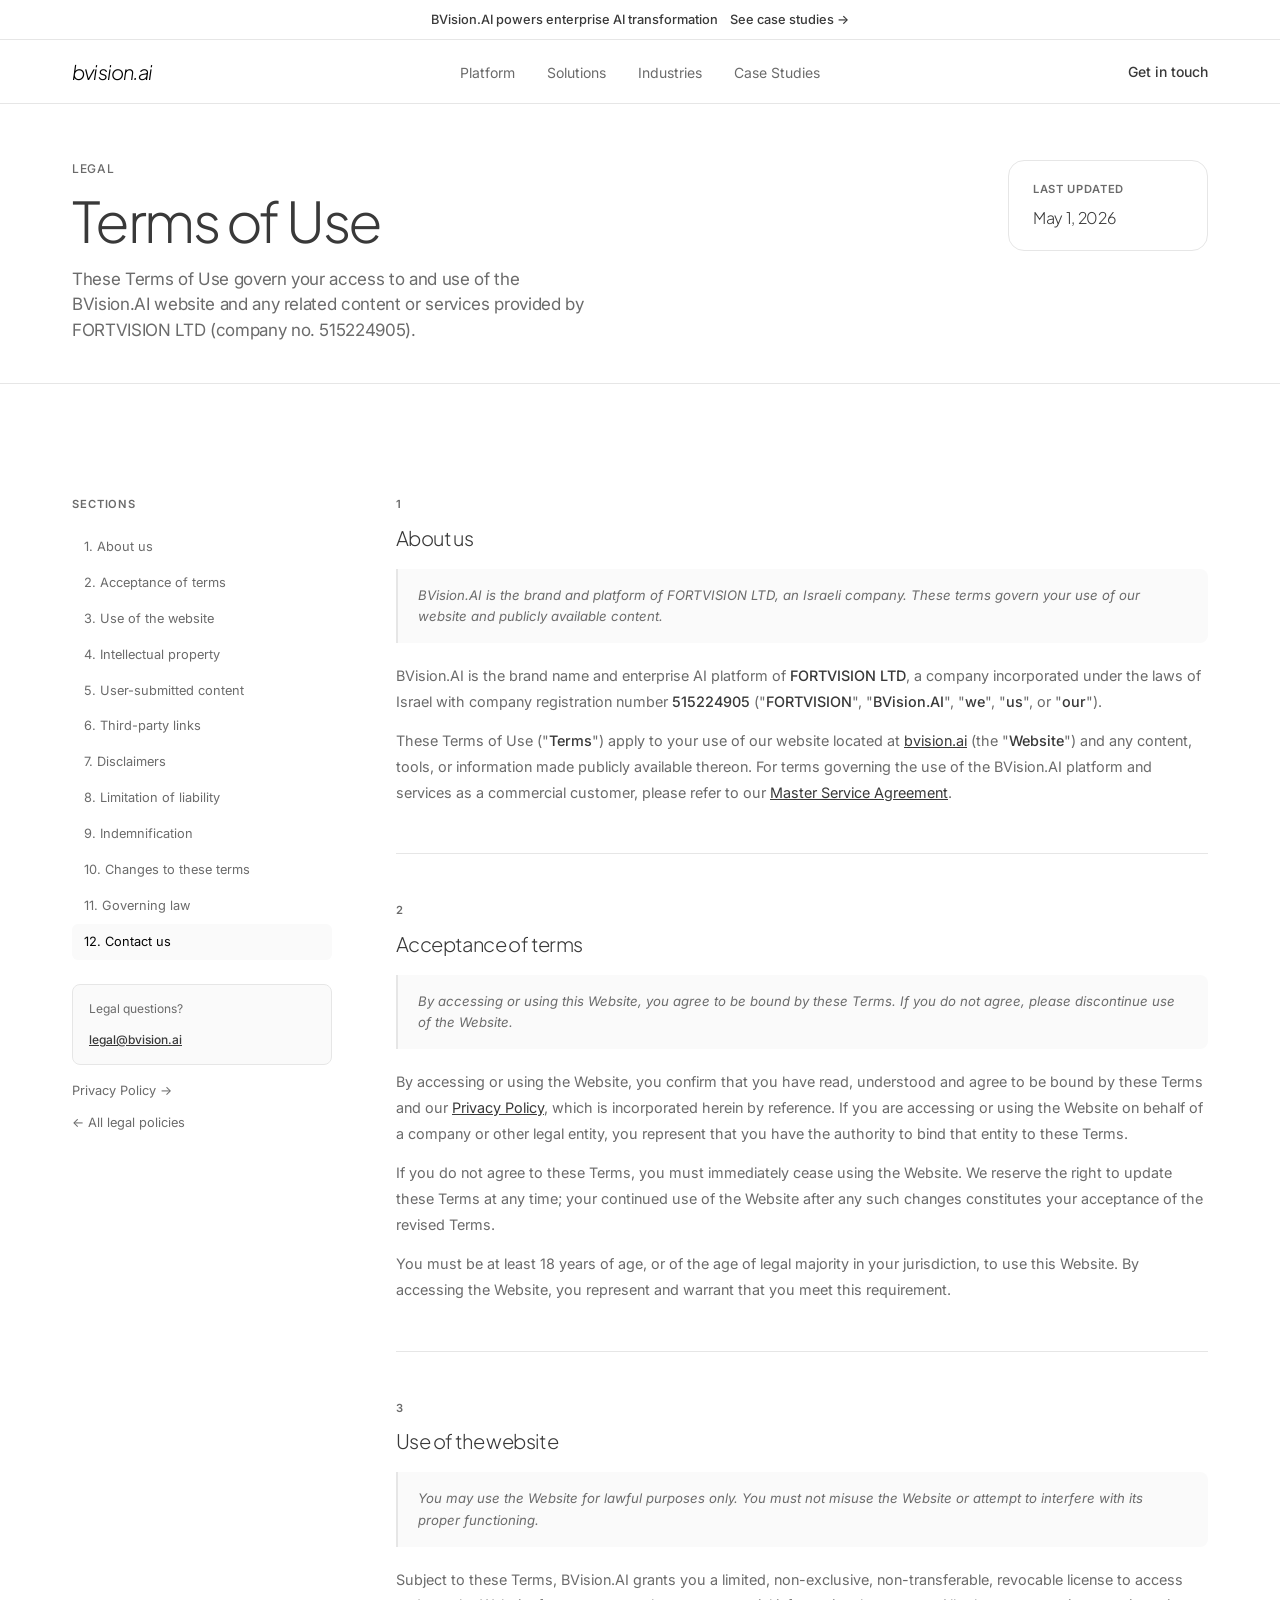
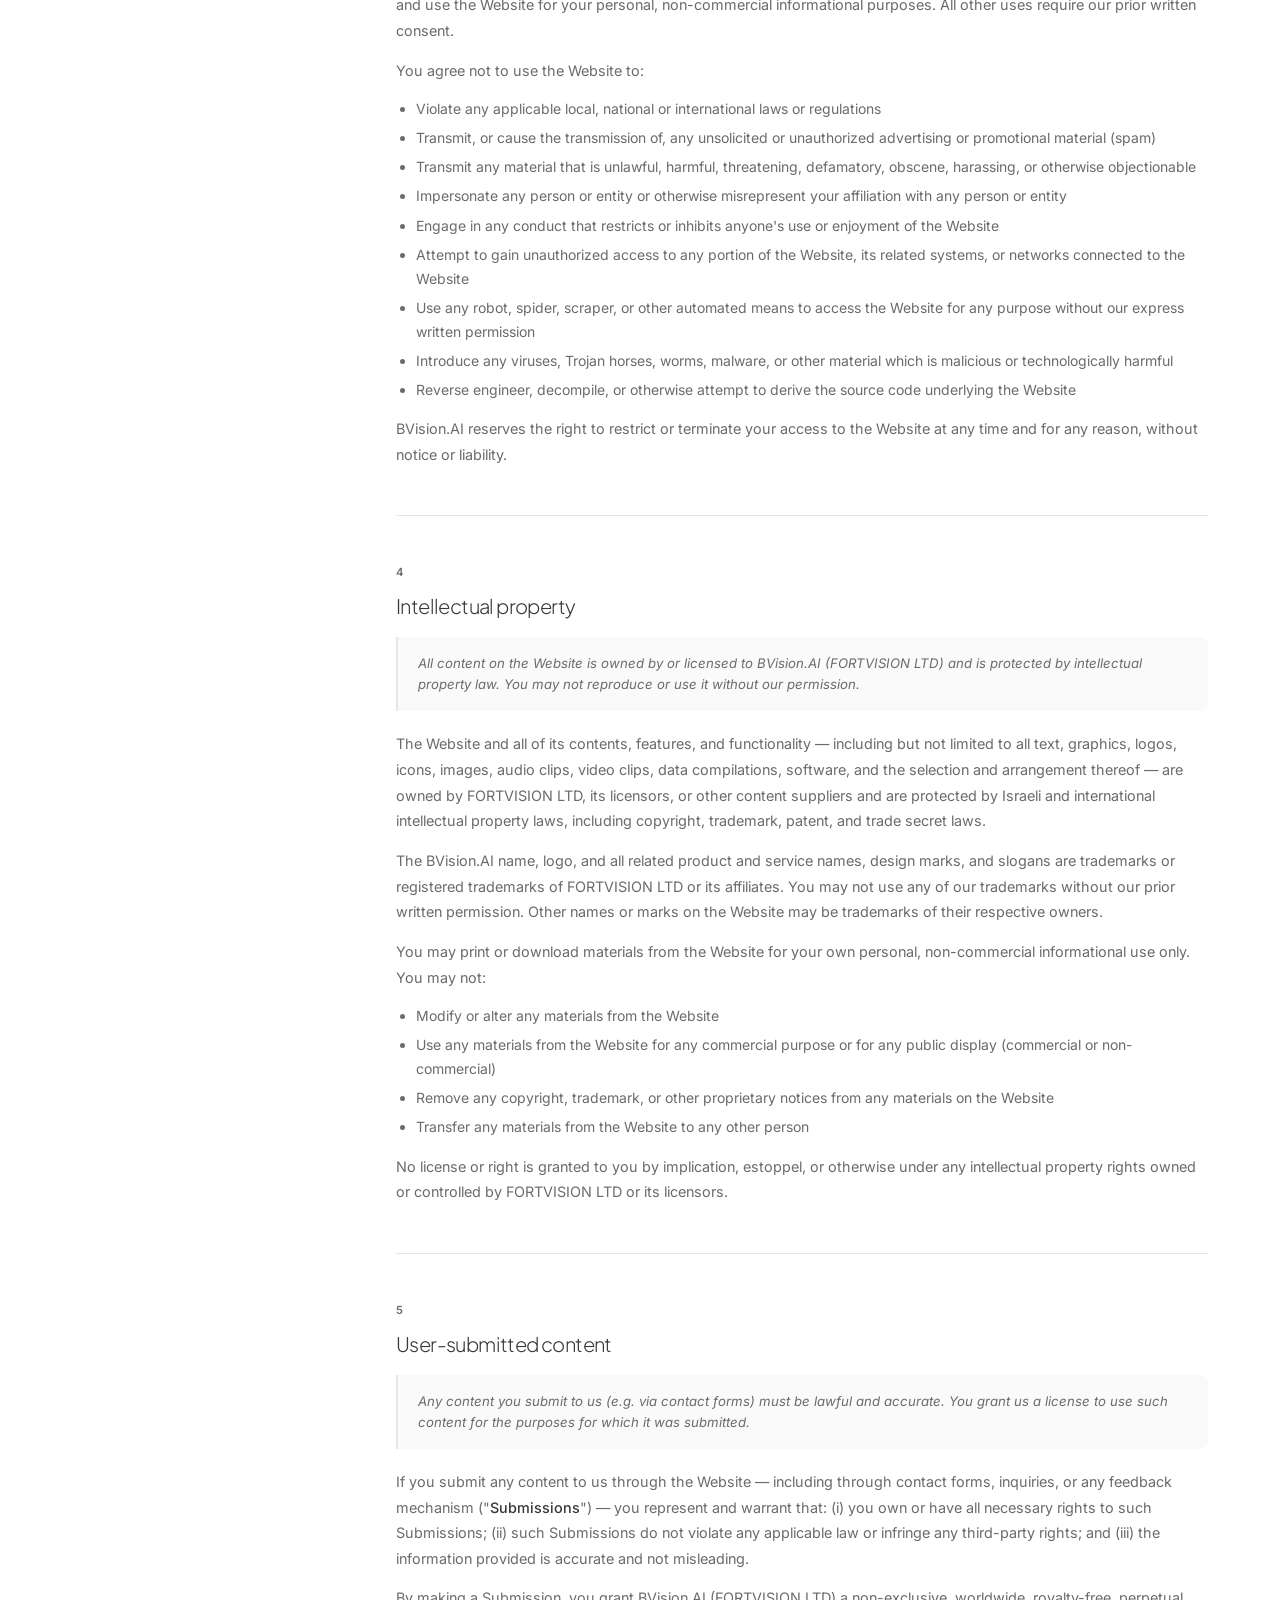
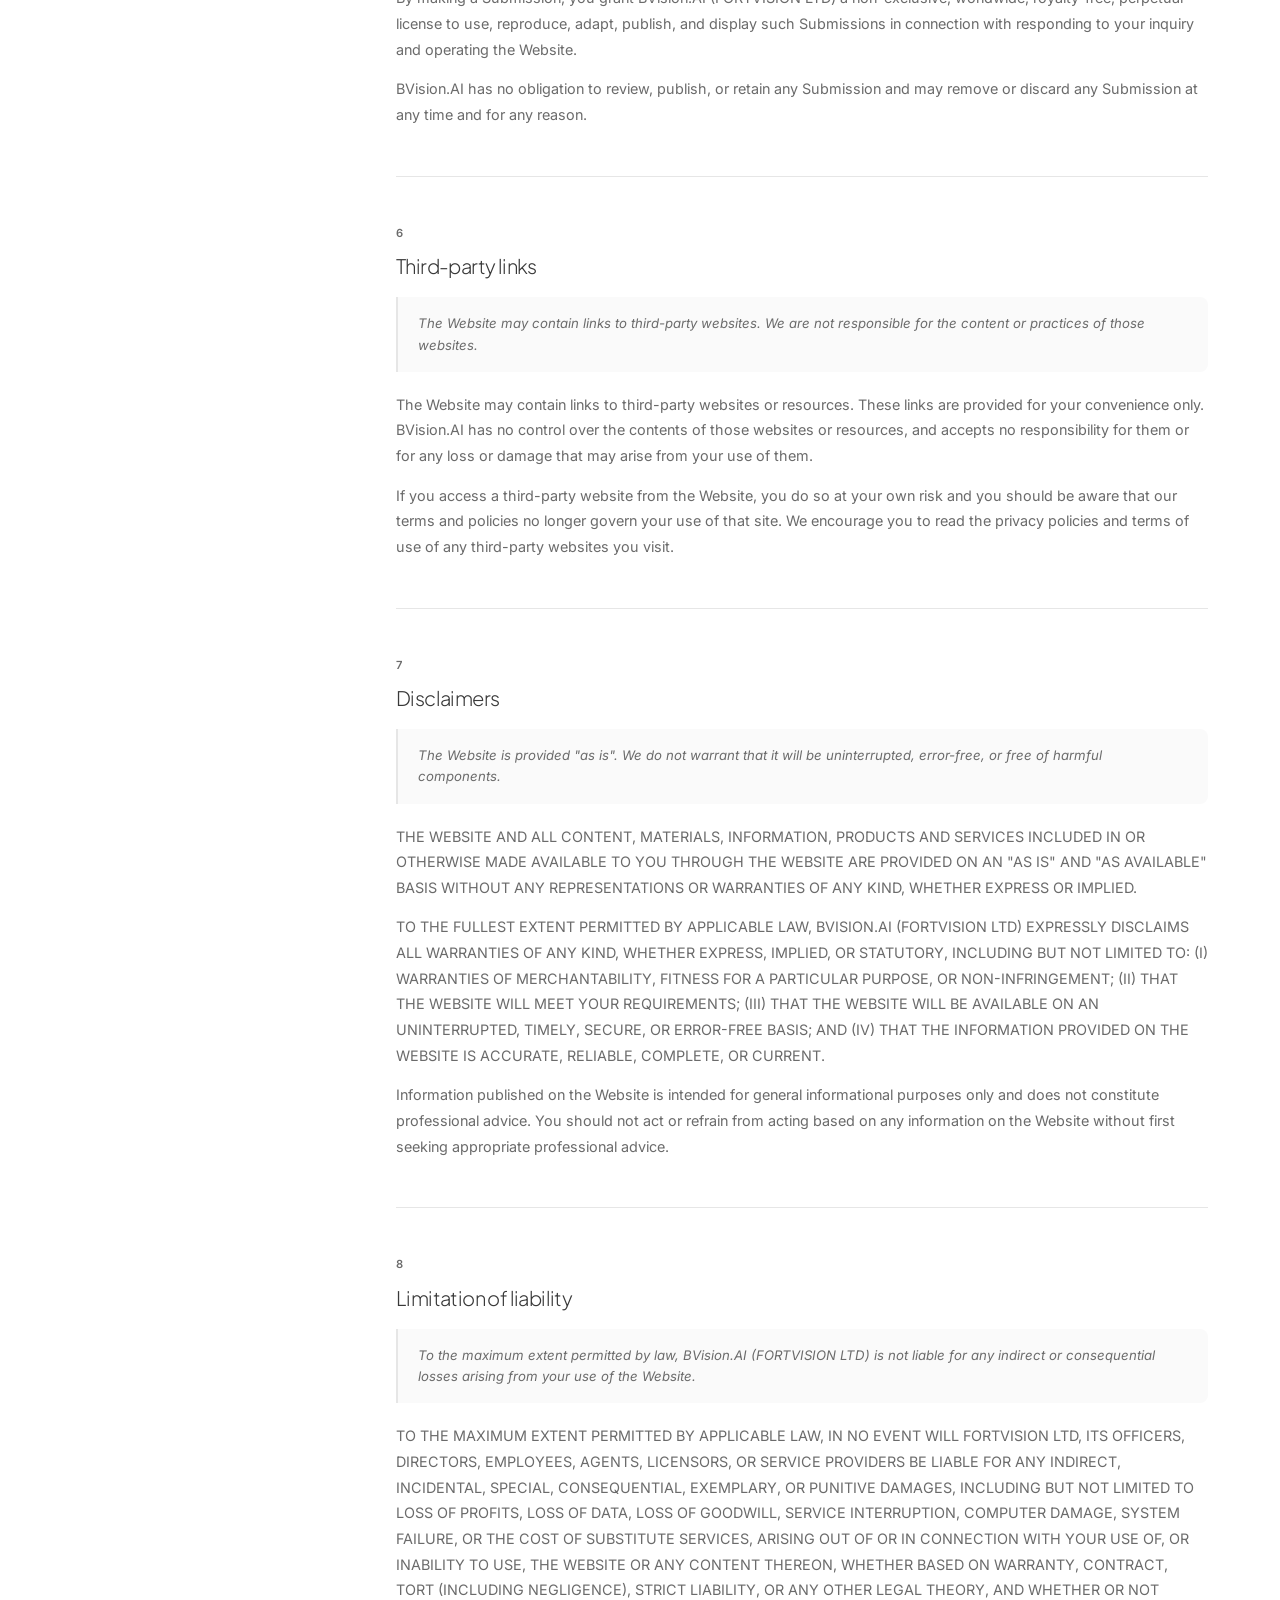
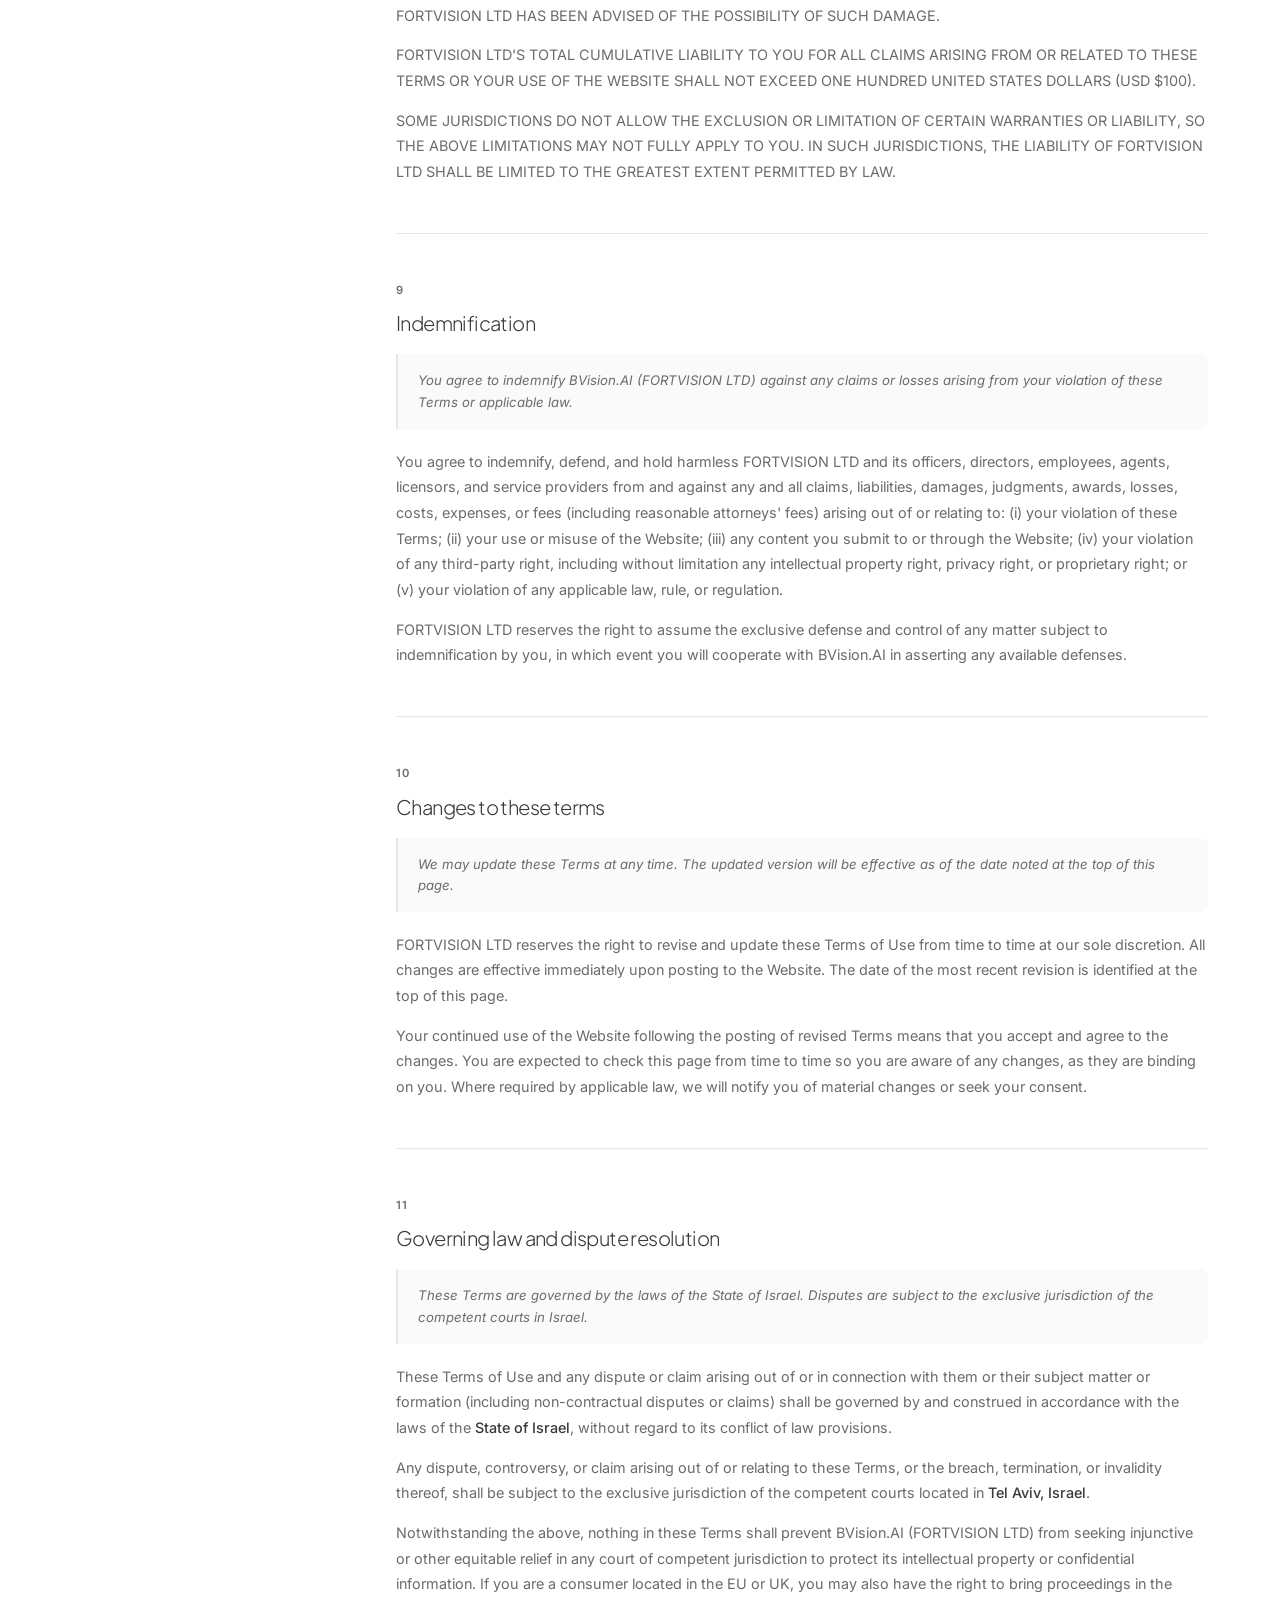
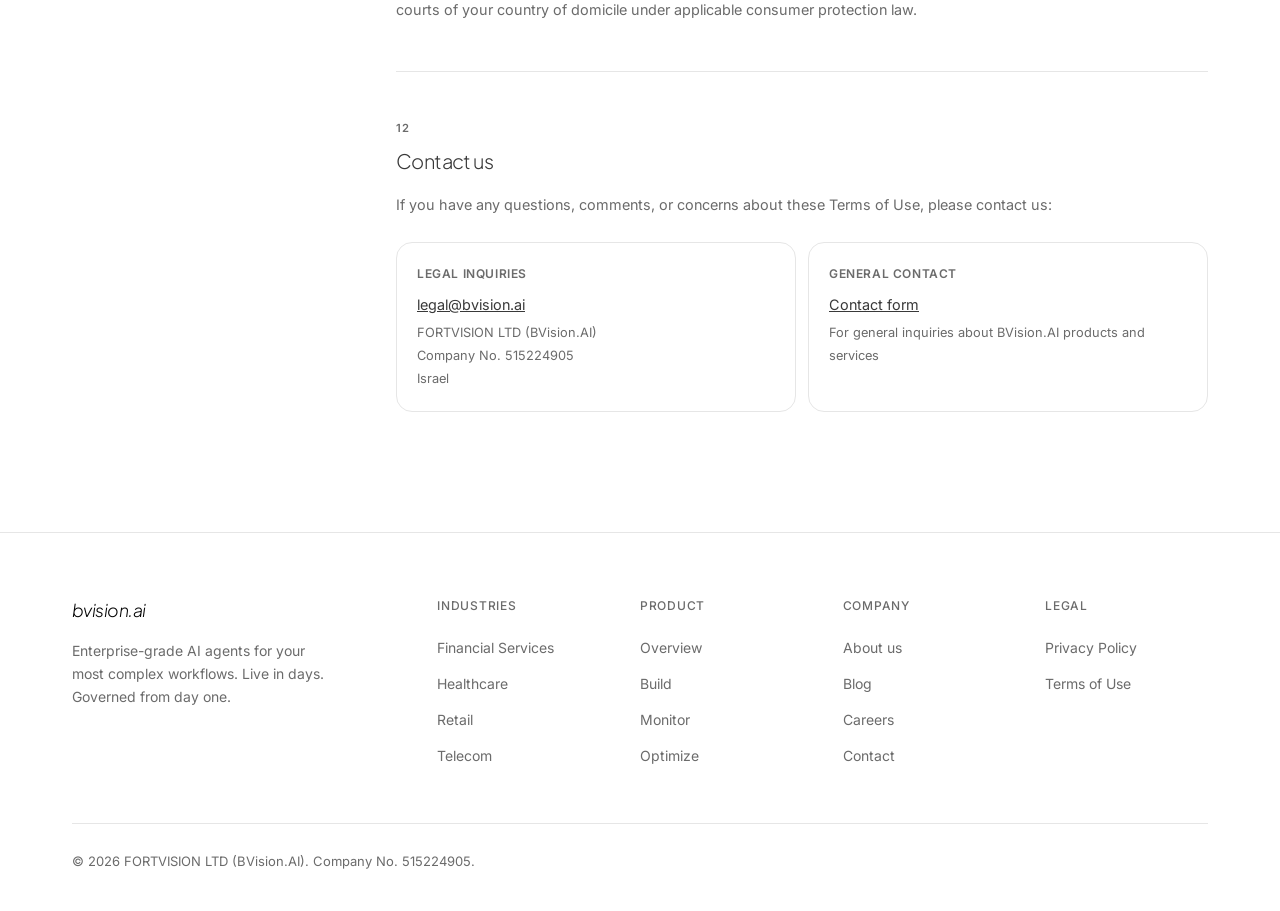
<file: terms.html>
<!DOCTYPE html>
<html lang="en">
<head>
<!-- Google Tag Manager -->
<script>(function(w,d,s,l,i){w[l]=w[l]||[];w[l].push({'gtm.start':
new Date().getTime(),event:'gtm.js'});var f=d.getElementsByTagName(s)[0],
j=d.createElement(s),dl=l!='dataLayer'?'&l='+l:'';j.async=true;j.src=
'https://www.googletagmanager.com/gtm.js?id='+i+dl;f.parentNode.insertBefore(j,f);
})(window,document,'script','dataLayer','GTM-P8DX54GB');</script>
<!-- End Google Tag Manager -->
  <meta charset="UTF-8" />
  <meta name="viewport" content="width=device-width, initial-scale=1.0" />
  <title>Terms of Use — BVision.AI</title>
  <meta name="description" content="BVision.AI Terms of Use. Terms and conditions governing your use of the BVision.AI website and services offered by FORTVISION LTD." />
  <link rel="stylesheet" href="styles.css" />
  <link rel="icon" href="data:image/svg+xml,<svg xmlns='http://www.w3.org/2000/svg' viewBox='0 0 32 32'><rect width='32' height='32' rx='4' fill='%23050505'/><circle cx='16' cy='16' r='6' fill='none' stroke='white' stroke-width='2'/><circle cx='16' cy='16' r='2.5' fill='white'/></svg>" />
  <style>
    .legal-layout {
      display: grid;
      grid-template-columns: 260px 1fr;
      gap: 64px;
      align-items: start;
      padding-top: 48px;
    }
    .legal-sidebar {
      position: sticky;
      top: 96px;
    }
    .legal-nav-title {
      font-size: 0.7rem;
      font-weight: 600;
      letter-spacing: 0.08em;
      text-transform: uppercase;
      color: var(--text-2);
      margin-bottom: 16px;
    }
    .legal-nav-links {
      display: flex;
      flex-direction: column;
      gap: 0;
    }
    .legal-nav-links a {
      display: block;
      padding: 9px 12px;
      font-size: 0.8rem;
      color: var(--text-2);
      border-radius: 6px;
      transition: all 0.15s;
      line-height: 1.4;
    }
    .legal-nav-links a:hover,
    .legal-nav-links a.active {
      background: var(--bg);
      color: var(--black);
    }
    .terms-section {
      padding-top: 48px;
      border-top: 1px solid var(--border);
      margin-top: 48px;
      scroll-margin-top: 100px;
    }
    .terms-section:first-child {
      padding-top: 0;
      border-top: none;
      margin-top: 0;
    }
    .terms-section-num {
      font-size: 0.7rem;
      font-weight: 600;
      letter-spacing: 0.08em;
      text-transform: uppercase;
      color: var(--text-2);
      margin-bottom: 10px;
    }
    .terms-section h2 {
      font-family: var(--font-display);
      font-size: 1.25rem;
      font-weight: 300;
      color: var(--text-1);
      letter-spacing: -0.03em;
      margin-bottom: 16px;
    }
    .terms-section h3 {
      font-size: 0.9rem;
      font-weight: 600;
      color: var(--text-1);
      margin: 20px 0 8px;
      letter-spacing: -0.01em;
    }
    .terms-section p {
      font-size: 0.9rem;
      color: var(--text-2);
      line-height: 1.78;
      margin-bottom: 14px;
    }
    .terms-section ul, .terms-section ol {
      padding-left: 20px;
      margin-bottom: 14px;
    }
    .terms-section ul { list-style: disc; }
    .terms-section ol { list-style: decimal; }
    .terms-section li {
      font-size: 0.875rem;
      color: var(--text-2);
      line-height: 1.72;
      margin-bottom: 5px;
    }
    .terms-section a {
      color: var(--text-1);
      text-decoration: underline;
    }
    .terms-section strong {
      color: var(--text-1);
      font-weight: 500;
    }
    .terms-summary-box {
      padding: 16px 20px;
      background: var(--bg);
      border-left: 2px solid var(--border);
      border-radius: 0 var(--radius-sm) var(--radius-sm) 0;
      margin-bottom: 20px;
    }
    .terms-summary-box p {
      font-size: 0.825rem;
      color: var(--text-2);
      margin-bottom: 0;
      line-height: 1.6;
      font-style: italic;
    }
    @media(max-width:768px){
      .legal-layout { grid-template-columns: 1fr; }
      .legal-sidebar { position: static; }
    }
  </style>
</head>
<body>
<!-- Google Tag Manager (noscript) -->
<noscript><iframe src="https://www.googletagmanager.com/ns.html?id=GTM-P8DX54GB"
height="0" width="0" style="display:none;visibility:hidden"></iframe></noscript>
<!-- End Google Tag Manager (noscript) -->

<div class="announce-bar">
  <strong>BVision.AI powers enterprise AI transformation</strong>
  <a href="case-studies.html">See case studies &rarr;</a>
</div>

<nav class="nav on-light">
  <div class="nav-inner">
    <a href="index.html" class="nav-wordmark">bvision.ai</a>
    <ul class="nav-links">
      <li><a href="platform.html">Platform</a></li>
      <li><a href="solutions.html">Solutions</a></li>
      <li><a href="industries.html">Industries</a></li>
      <li><a href="case-studies.html">Case Studies</a></li>
    </ul>
    <div class="nav-cta"><a href="contact.html" class="nav-get-in-touch">Get in touch</a></div>
    <div class="nav-hamburger"><span></span><span></span><span></span></div>
  </div>
</nav>
<div class="mobile-menu">
  <span class="mobile-menu-close">&#x2715;</span>
  <a href="index.html">Home</a>
  <a href="platform.html">Platform</a>
  <a href="solutions.html">Solutions</a>
  <a href="industries.html">Industries</a>
  <a href="case-studies.html">Case Studies</a>
  <a href="contact.html" class="mobile-menu-cta">Get in touch</a>
</div>


<!-- ══ PAGE HEADER ════════════════════════════════════════════ -->
<div style="padding-top: 120px; padding-bottom: 40px; border-bottom: 1px solid var(--border);">
  <div class="container">
    <div style="display: flex; align-items: flex-start; justify-content: space-between; gap: 40px; flex-wrap: wrap;">
      <div>
        <p class="section-eyebrow" style="margin-bottom: 12px;">Legal</p>
        <h1 class="t-h1" style="color: var(--text-1); margin-bottom: 16px;">Terms of Use</h1>
        <p class="t-body" style="color: var(--text-2); max-width: 520px;">
          These Terms of Use govern your access to and use of the BVision.AI website and any related content or services provided by FORTVISION LTD (company no. 515224905).
        </p>
      </div>
      <div style="flex-shrink: 0; padding: 20px 24px; border: 1px solid var(--border); border-radius: var(--radius-card); min-width: 200px;">
        <p style="font-size: 0.7rem; font-weight: 600; letter-spacing: 0.06em; text-transform: uppercase; color: var(--text-2); margin-bottom: 8px;">Last updated</p>
        <p style="font-family: var(--font-display); font-size: 1rem; font-weight: 300; color: var(--text-1); letter-spacing: -0.02em; margin-bottom: 0;">May 1, 2026</p>
      </div>
    </div>
  </div>
</div>


<!-- ══ CONTENT ════════════════════════════════════════════════ -->
<section style="padding: 64px 0 120px;">
  <div class="container">
    <div class="legal-layout">

      <!-- Sticky sidebar -->
      <aside class="legal-sidebar">
        <p class="legal-nav-title">Sections</p>
        <nav class="legal-nav-links">
          <a href="#s1">1. About us</a>
          <a href="#s2">2. Acceptance of terms</a>
          <a href="#s3">3. Use of the website</a>
          <a href="#s4">4. Intellectual property</a>
          <a href="#s5">5. User-submitted content</a>
          <a href="#s6">6. Third-party links</a>
          <a href="#s7">7. Disclaimers</a>
          <a href="#s8">8. Limitation of liability</a>
          <a href="#s9">9. Indemnification</a>
          <a href="#s10">10. Changes to these terms</a>
          <a href="#s11">11. Governing law</a>
          <a href="#s12">12. Contact us</a>
        </nav>
        <div style="margin-top: 24px; padding: 14px 16px; background: var(--bg); border-radius: var(--radius-sm); border: 1px solid var(--border);">
          <p style="font-size: 0.75rem; color: var(--text-2); line-height: 1.6; margin-bottom: 8px;">Legal questions?</p>
          <a href="mailto:legal@bvision.ai" style="font-size: 0.75rem; font-weight: 500; color: var(--text-1); text-decoration: underline;">legal@bvision.ai</a>
        </div>
        <div style="margin-top: 12px;">
          <a href="privacy.html" style="font-size: 0.8rem; color: var(--text-2);">Privacy Policy &rarr;</a>
        </div>
        <div style="margin-top: 8px;">
          <a href="legal.html" style="font-size: 0.8rem; color: var(--text-2);">&larr; All legal policies</a>
        </div>
      </aside>

      <!-- Terms content -->
      <div>

        <!-- S1 -->
        <div class="terms-section" id="s1">
          <div class="terms-section-num">1</div>
          <h2>About us</h2>
          <div class="terms-summary-box"><p>BVision.AI is the brand and platform of FORTVISION LTD, an Israeli company. These terms govern your use of our website and publicly available content.</p></div>
          <p>BVision.AI is the brand name and enterprise AI platform of <strong>FORTVISION LTD</strong>, a company incorporated under the laws of Israel with company registration number <strong>515224905</strong> ("<strong>FORTVISION</strong>", "<strong>BVision.AI</strong>", "<strong>we</strong>", "<strong>us</strong>", or "<strong>our</strong>").</p>
          <p>These Terms of Use ("<strong>Terms</strong>") apply to your use of our website located at <a href="https://bvision.ai" target="_blank" rel="noopener">bvision.ai</a> (the "<strong>Website</strong>") and any content, tools, or information made publicly available thereon. For terms governing the use of the BVision.AI platform and services as a commercial customer, please refer to our <a href="legal.html">Master Service Agreement</a>.</p>
        </div>

        <!-- S2 -->
        <div class="terms-section" id="s2">
          <div class="terms-section-num">2</div>
          <h2>Acceptance of terms</h2>
          <div class="terms-summary-box"><p>By accessing or using this Website, you agree to be bound by these Terms. If you do not agree, please discontinue use of the Website.</p></div>
          <p>By accessing or using the Website, you confirm that you have read, understood and agree to be bound by these Terms and our <a href="privacy.html">Privacy Policy</a>, which is incorporated herein by reference. If you are accessing or using the Website on behalf of a company or other legal entity, you represent that you have the authority to bind that entity to these Terms.</p>
          <p>If you do not agree to these Terms, you must immediately cease using the Website. We reserve the right to update these Terms at any time; your continued use of the Website after any such changes constitutes your acceptance of the revised Terms.</p>
          <p>You must be at least 18 years of age, or of the age of legal majority in your jurisdiction, to use this Website. By accessing the Website, you represent and warrant that you meet this requirement.</p>
        </div>

        <!-- S3 -->
        <div class="terms-section" id="s3">
          <div class="terms-section-num">3</div>
          <h2>Use of the website</h2>
          <div class="terms-summary-box"><p>You may use the Website for lawful purposes only. You must not misuse the Website or attempt to interfere with its proper functioning.</p></div>
          <p>Subject to these Terms, BVision.AI grants you a limited, non-exclusive, non-transferable, revocable license to access and use the Website for your personal, non-commercial informational purposes. All other uses require our prior written consent.</p>
          <p>You agree not to use the Website to:</p>
          <ul>
            <li>Violate any applicable local, national or international laws or regulations</li>
            <li>Transmit, or cause the transmission of, any unsolicited or unauthorized advertising or promotional material (spam)</li>
            <li>Transmit any material that is unlawful, harmful, threatening, defamatory, obscene, harassing, or otherwise objectionable</li>
            <li>Impersonate any person or entity or otherwise misrepresent your affiliation with any person or entity</li>
            <li>Engage in any conduct that restricts or inhibits anyone's use or enjoyment of the Website</li>
            <li>Attempt to gain unauthorized access to any portion of the Website, its related systems, or networks connected to the Website</li>
            <li>Use any robot, spider, scraper, or other automated means to access the Website for any purpose without our express written permission</li>
            <li>Introduce any viruses, Trojan horses, worms, malware, or other material which is malicious or technologically harmful</li>
            <li>Reverse engineer, decompile, or otherwise attempt to derive the source code underlying the Website</li>
          </ul>
          <p>BVision.AI reserves the right to restrict or terminate your access to the Website at any time and for any reason, without notice or liability.</p>
        </div>

        <!-- S4 -->
        <div class="terms-section" id="s4">
          <div class="terms-section-num">4</div>
          <h2>Intellectual property</h2>
          <div class="terms-summary-box"><p>All content on the Website is owned by or licensed to BVision.AI (FORTVISION LTD) and is protected by intellectual property law. You may not reproduce or use it without our permission.</p></div>
          <p>The Website and all of its contents, features, and functionality — including but not limited to all text, graphics, logos, icons, images, audio clips, video clips, data compilations, software, and the selection and arrangement thereof — are owned by FORTVISION LTD, its licensors, or other content suppliers and are protected by Israeli and international intellectual property laws, including copyright, trademark, patent, and trade secret laws.</p>
          <p>The BVision.AI name, logo, and all related product and service names, design marks, and slogans are trademarks or registered trademarks of FORTVISION LTD or its affiliates. You may not use any of our trademarks without our prior written permission. Other names or marks on the Website may be trademarks of their respective owners.</p>
          <p>You may print or download materials from the Website for your own personal, non-commercial informational use only. You may not:</p>
          <ul>
            <li>Modify or alter any materials from the Website</li>
            <li>Use any materials from the Website for any commercial purpose or for any public display (commercial or non-commercial)</li>
            <li>Remove any copyright, trademark, or other proprietary notices from any materials on the Website</li>
            <li>Transfer any materials from the Website to any other person</li>
          </ul>
          <p>No license or right is granted to you by implication, estoppel, or otherwise under any intellectual property rights owned or controlled by FORTVISION LTD or its licensors.</p>
        </div>

        <!-- S5 -->
        <div class="terms-section" id="s5">
          <div class="terms-section-num">5</div>
          <h2>User-submitted content</h2>
          <div class="terms-summary-box"><p>Any content you submit to us (e.g. via contact forms) must be lawful and accurate. You grant us a license to use such content for the purposes for which it was submitted.</p></div>
          <p>If you submit any content to us through the Website — including through contact forms, inquiries, or any feedback mechanism ("<strong>Submissions</strong>") — you represent and warrant that: (i) you own or have all necessary rights to such Submissions; (ii) such Submissions do not violate any applicable law or infringe any third-party rights; and (iii) the information provided is accurate and not misleading.</p>
          <p>By making a Submission, you grant BVision.AI (FORTVISION LTD) a non-exclusive, worldwide, royalty-free, perpetual license to use, reproduce, adapt, publish, and display such Submissions in connection with responding to your inquiry and operating the Website.</p>
          <p>BVision.AI has no obligation to review, publish, or retain any Submission and may remove or discard any Submission at any time and for any reason.</p>
        </div>

        <!-- S6 -->
        <div class="terms-section" id="s6">
          <div class="terms-section-num">6</div>
          <h2>Third-party links</h2>
          <div class="terms-summary-box"><p>The Website may contain links to third-party websites. We are not responsible for the content or practices of those websites.</p></div>
          <p>The Website may contain links to third-party websites or resources. These links are provided for your convenience only. BVision.AI has no control over the contents of those websites or resources, and accepts no responsibility for them or for any loss or damage that may arise from your use of them.</p>
          <p>If you access a third-party website from the Website, you do so at your own risk and you should be aware that our terms and policies no longer govern your use of that site. We encourage you to read the privacy policies and terms of use of any third-party websites you visit.</p>
        </div>

        <!-- S7 -->
        <div class="terms-section" id="s7">
          <div class="terms-section-num">7</div>
          <h2>Disclaimers</h2>
          <div class="terms-summary-box"><p>The Website is provided "as is". We do not warrant that it will be uninterrupted, error-free, or free of harmful components.</p></div>
          <p>THE WEBSITE AND ALL CONTENT, MATERIALS, INFORMATION, PRODUCTS AND SERVICES INCLUDED IN OR OTHERWISE MADE AVAILABLE TO YOU THROUGH THE WEBSITE ARE PROVIDED ON AN "AS IS" AND "AS AVAILABLE" BASIS WITHOUT ANY REPRESENTATIONS OR WARRANTIES OF ANY KIND, WHETHER EXPRESS OR IMPLIED.</p>
          <p>TO THE FULLEST EXTENT PERMITTED BY APPLICABLE LAW, BVISION.AI (FORTVISION LTD) EXPRESSLY DISCLAIMS ALL WARRANTIES OF ANY KIND, WHETHER EXPRESS, IMPLIED, OR STATUTORY, INCLUDING BUT NOT LIMITED TO: (I) WARRANTIES OF MERCHANTABILITY, FITNESS FOR A PARTICULAR PURPOSE, OR NON-INFRINGEMENT; (II) THAT THE WEBSITE WILL MEET YOUR REQUIREMENTS; (III) THAT THE WEBSITE WILL BE AVAILABLE ON AN UNINTERRUPTED, TIMELY, SECURE, OR ERROR-FREE BASIS; AND (IV) THAT THE INFORMATION PROVIDED ON THE WEBSITE IS ACCURATE, RELIABLE, COMPLETE, OR CURRENT.</p>
          <p>Information published on the Website is intended for general informational purposes only and does not constitute professional advice. You should not act or refrain from acting based on any information on the Website without first seeking appropriate professional advice.</p>
        </div>

        <!-- S8 -->
        <div class="terms-section" id="s8">
          <div class="terms-section-num">8</div>
          <h2>Limitation of liability</h2>
          <div class="terms-summary-box"><p>To the maximum extent permitted by law, BVision.AI (FORTVISION LTD) is not liable for any indirect or consequential losses arising from your use of the Website.</p></div>
          <p>TO THE MAXIMUM EXTENT PERMITTED BY APPLICABLE LAW, IN NO EVENT WILL FORTVISION LTD, ITS OFFICERS, DIRECTORS, EMPLOYEES, AGENTS, LICENSORS, OR SERVICE PROVIDERS BE LIABLE FOR ANY INDIRECT, INCIDENTAL, SPECIAL, CONSEQUENTIAL, EXEMPLARY, OR PUNITIVE DAMAGES, INCLUDING BUT NOT LIMITED TO LOSS OF PROFITS, LOSS OF DATA, LOSS OF GOODWILL, SERVICE INTERRUPTION, COMPUTER DAMAGE, SYSTEM FAILURE, OR THE COST OF SUBSTITUTE SERVICES, ARISING OUT OF OR IN CONNECTION WITH YOUR USE OF, OR INABILITY TO USE, THE WEBSITE OR ANY CONTENT THEREON, WHETHER BASED ON WARRANTY, CONTRACT, TORT (INCLUDING NEGLIGENCE), STRICT LIABILITY, OR ANY OTHER LEGAL THEORY, AND WHETHER OR NOT FORTVISION LTD HAS BEEN ADVISED OF THE POSSIBILITY OF SUCH DAMAGE.</p>
          <p>FORTVISION LTD'S TOTAL CUMULATIVE LIABILITY TO YOU FOR ALL CLAIMS ARISING FROM OR RELATED TO THESE TERMS OR YOUR USE OF THE WEBSITE SHALL NOT EXCEED ONE HUNDRED UNITED STATES DOLLARS (USD $100).</p>
          <p>SOME JURISDICTIONS DO NOT ALLOW THE EXCLUSION OR LIMITATION OF CERTAIN WARRANTIES OR LIABILITY, SO THE ABOVE LIMITATIONS MAY NOT FULLY APPLY TO YOU. IN SUCH JURISDICTIONS, THE LIABILITY OF FORTVISION LTD SHALL BE LIMITED TO THE GREATEST EXTENT PERMITTED BY LAW.</p>
        </div>

        <!-- S9 -->
        <div class="terms-section" id="s9">
          <div class="terms-section-num">9</div>
          <h2>Indemnification</h2>
          <div class="terms-summary-box"><p>You agree to indemnify BVision.AI (FORTVISION LTD) against any claims or losses arising from your violation of these Terms or applicable law.</p></div>
          <p>You agree to indemnify, defend, and hold harmless FORTVISION LTD and its officers, directors, employees, agents, licensors, and service providers from and against any and all claims, liabilities, damages, judgments, awards, losses, costs, expenses, or fees (including reasonable attorneys' fees) arising out of or relating to: (i) your violation of these Terms; (ii) your use or misuse of the Website; (iii) any content you submit to or through the Website; (iv) your violation of any third-party right, including without limitation any intellectual property right, privacy right, or proprietary right; or (v) your violation of any applicable law, rule, or regulation.</p>
          <p>FORTVISION LTD reserves the right to assume the exclusive defense and control of any matter subject to indemnification by you, in which event you will cooperate with BVision.AI in asserting any available defenses.</p>
        </div>

        <!-- S10 -->
        <div class="terms-section" id="s10">
          <div class="terms-section-num">10</div>
          <h2>Changes to these terms</h2>
          <div class="terms-summary-box"><p>We may update these Terms at any time. The updated version will be effective as of the date noted at the top of this page.</p></div>
          <p>FORTVISION LTD reserves the right to revise and update these Terms of Use from time to time at our sole discretion. All changes are effective immediately upon posting to the Website. The date of the most recent revision is identified at the top of this page.</p>
          <p>Your continued use of the Website following the posting of revised Terms means that you accept and agree to the changes. You are expected to check this page from time to time so you are aware of any changes, as they are binding on you. Where required by applicable law, we will notify you of material changes or seek your consent.</p>
        </div>

        <!-- S11 -->
        <div class="terms-section" id="s11">
          <div class="terms-section-num">11</div>
          <h2>Governing law and dispute resolution</h2>
          <div class="terms-summary-box"><p>These Terms are governed by the laws of the State of Israel. Disputes are subject to the exclusive jurisdiction of the competent courts in Israel.</p></div>
          <p>These Terms of Use and any dispute or claim arising out of or in connection with them or their subject matter or formation (including non-contractual disputes or claims) shall be governed by and construed in accordance with the laws of the <strong>State of Israel</strong>, without regard to its conflict of law provisions.</p>
          <p>Any dispute, controversy, or claim arising out of or relating to these Terms, or the breach, termination, or invalidity thereof, shall be subject to the exclusive jurisdiction of the competent courts located in <strong>Tel Aviv, Israel</strong>.</p>
          <p>Notwithstanding the above, nothing in these Terms shall prevent BVision.AI (FORTVISION LTD) from seeking injunctive or other equitable relief in any court of competent jurisdiction to protect its intellectual property or confidential information. If you are a consumer located in the EU or UK, you may also have the right to bring proceedings in the courts of your country of domicile under applicable consumer protection law.</p>
        </div>

        <!-- S12 -->
        <div class="terms-section" id="s12">
          <div class="terms-section-num">12</div>
          <h2>Contact us</h2>
          <p>If you have any questions, comments, or concerns about these Terms of Use, please contact us:</p>
          <div style="display: grid; grid-template-columns: 1fr 1fr; gap: 12px; margin-top: 24px;">
            <div style="padding: 20px; border: 1px solid var(--border); border-radius: var(--radius-card);">
              <p style="font-size: 0.75rem; font-weight: 600; letter-spacing: 0.05em; text-transform: uppercase; color: var(--text-2); margin-bottom: 8px;">Legal inquiries</p>
              <a href="mailto:legal@bvision.ai" style="font-size: 0.9rem; color: var(--text-1); font-weight: 400; text-decoration: underline;">legal@bvision.ai</a>
              <p style="font-size: 0.8rem; color: var(--text-2); margin-top: 6px; margin-bottom: 0;">FORTVISION LTD (BVision.AI)<br>Company No. 515224905<br>Israel</p>
            </div>
            <div style="padding: 20px; border: 1px solid var(--border); border-radius: var(--radius-card);">
              <p style="font-size: 0.75rem; font-weight: 600; letter-spacing: 0.05em; text-transform: uppercase; color: var(--text-2); margin-bottom: 8px;">General contact</p>
              <a href="contact.html" style="font-size: 0.9rem; color: var(--text-1); font-weight: 400; text-decoration: underline;">Contact form</a>
              <p style="font-size: 0.8rem; color: var(--text-2); margin-top: 6px; margin-bottom: 0;">For general inquiries about BVision.AI products and services</p>
            </div>
          </div>
        </div>

      </div>
    </div>
  </div>
</section>


<!-- ══ FOOTER ════════════════════════════════════════════════ -->
<footer class="footer">
  <div class="container">
    <div class="footer-grid">
      <div><a href="index.html" class="footer-brand">bvision.ai</a><p class="footer-desc">Enterprise-grade AI agents for your most complex workflows. Live in days. Governed from day one.</p></div>
      <div><p class="footer-col-title">Industries</p><ul class="footer-links"><li><a href="industries.html#financial">Financial Services</a></li><li><a href="industries.html#healthcare">Healthcare</a></li><li><a href="industries.html#retail">Retail</a></li><li><a href="industries.html#telecom">Telecom</a></li></ul></div>
      <div><p class="footer-col-title">Product</p><ul class="footer-links"><li><a href="platform.html">Overview</a></li><li><a href="platform.html#build">Build</a></li><li><a href="platform.html#monitor">Monitor</a></li><li><a href="platform.html#optimize">Optimize</a></li></ul></div>
      <div><p class="footer-col-title">Company</p><ul class="footer-links"><li><a href="#">About us</a></li><li><a href="#">Blog</a></li><li><a href="#">Careers</a></li><li><a href="contact.html">Contact</a></li></ul></div>
      <div><p class="footer-col-title">Legal</p><ul class="footer-links"><li><a href="privacy.html">Privacy Policy</a></li><li><a href="terms.html" class="active">Terms of Use</a></li></ul></div>
    </div>
    <div class="footer-bottom"><span class="footer-copy">&copy; 2026 FORTVISION LTD (BVision.AI). Company No. 515224905.</span></div>
  </div>
</footer>

<script src="main.js"></script>
<script>
  const sections = document.querySelectorAll('.terms-section[id]');
  const navLinks = document.querySelectorAll('.legal-nav-links a');
  const io = new IntersectionObserver(entries => {
    entries.forEach(e => {
      if (e.isIntersecting) {
        navLinks.forEach(a => a.classList.remove('active'));
        const link = document.querySelector(`.legal-nav-links a[href="#${e.target.id}"]`);
        if (link) link.classList.add('active');
      }
    });
  }, { rootMargin: '-10% 0px -70% 0px' });
  sections.forEach(s => io.observe(s));
</script>
</body>
</html>
</file>
<file: styles.css>
/* ============================================================
   BVision.AI — Design System matching Wonderful.ai
   Font: Plus Jakarta Sans (ABC Favorit Light equivalent)
   Colors: Pure white / black / #393939 / #6b6b6b
   ============================================================ */

@import url('https://fonts.googleapis.com/css2?family=Plus+Jakarta+Sans:ital,wght@0,300;0,400;0,500;0,600;1,300;1,400&family=Inter:wght@300;400;500&display=swap');

/* ── Design Tokens ─────────────────────────────────────────── */
:root {
  /* Colors — exact from wonderful.ai source */
  --white:        #ffffff;
  --black:        #050505;
  --bg:           #fafafa;
  --text-1:       #393939;   /* primary body text */
  --text-2:       #6b6b6b;   /* secondary */
  --text-3:       rgba(0,0,0,0.5); /* muted */
  --border:       #e6e6e6;
  --on-dark:      #fafafa;
  --on-dark-2:    rgba(250,250,250,0.7);
  --on-dark-3:    rgba(250,250,250,0.45);

  /* Fonts */
  --font-display: 'Plus Jakarta Sans', -apple-system, BlinkMacSystemFont, sans-serif;
  --font-body:    'Inter', -apple-system, BlinkMacSystemFont, sans-serif;

  /* Sizing */
  --radius-pill:  100px;
  --radius-card:  16px;
  --radius-sm:    8px;

  /* Transitions */
  --ease: cubic-bezier(0.25, 0.1, 0.25, 1);
  --t-fast: 0.2s;
  --t-med:  0.35s;
}

/* ── Reset ──────────────────────────────────────────────────── */
*, *::before, *::after { box-sizing: border-box; margin: 0; padding: 0; }
html { scroll-behavior: smooth; font-size: 16px; }
body {
  font-family: var(--font-body);
  color: var(--text-1);
  background: var(--white);
  line-height: 1.5;
  -webkit-font-smoothing: antialiased;
  -moz-osx-font-smoothing: grayscale;
}
img, video { max-width: 100%; display: block; }
a { text-decoration: none; color: inherit; }
button { cursor: pointer; font-family: inherit; border: none; background: none; }
ul { list-style: none; }

/* ── Announcement Bar ───────────────────────────────────────── */
.announce-bar {
  background: var(--white);
  border-bottom: 1px solid var(--border);
  padding: 10px 24px;
  display: flex;
  align-items: center;
  justify-content: center;
  gap: 12px;
  font-family: var(--font-body);
  font-size: 0.8rem;
  color: var(--text-2);
  position: relative;
  z-index: 101;
}
.announce-bar strong { color: var(--text-1); font-weight: 500; }
.announce-bar a {
  display: inline-flex;
  align-items: center;
  gap: 4px;
  color: var(--text-1);
  font-weight: 500;
  transition: gap var(--t-fast) var(--ease);
}
.announce-bar a:hover { gap: 8px; }

/* ── Navigation ─────────────────────────────────────────────── */
.nav {
  position: fixed;
  top: 0; left: 0; right: 0;
  z-index: 100;
  height: 64px;
  transition: background var(--t-med) var(--ease), border-color var(--t-med) var(--ease);
}
.nav.on-hero {
  background: transparent;
}
.nav.scrolled,
.nav.on-light {
  background: rgba(255,255,255,0.95);
  backdrop-filter: blur(12px);
  -webkit-backdrop-filter: blur(12px);
  border-bottom: 1px solid var(--border);
}
.nav-inner {
  max-width: 1200px;
  margin: 0 auto;
  padding: 0 32px;
  height: 100%;
  display: flex;
  align-items: center;
  justify-content: space-between;
}

/* Logo wordmark */
.nav-wordmark {
  font-family: var(--font-display);
  font-size: 1.25rem;
  font-weight: 300;
  font-style: italic;
  letter-spacing: -0.04em;
  color: var(--white);
  transition: color var(--t-fast);
}
.nav.scrolled .nav-wordmark,
.nav.on-light .nav-wordmark { color: var(--black); }

/* Nav links */
.nav-links {
  display: flex;
  align-items: center;
  gap: 0;
}
.nav-links a {
  padding: 8px 16px;
  font-size: 0.875rem;
  font-weight: 400;
  color: rgba(255,255,255,0.7);
  transition: color var(--t-fast);
  position: relative;
}
.nav-links a:hover { color: var(--white); }
.nav.scrolled .nav-links a,
.nav.on-light .nav-links a { color: var(--text-2); }
.nav.scrolled .nav-links a:hover,
.nav.on-light .nav-links a:hover { color: var(--black); }

/* Nav CTA */
.nav-cta {
  display: flex;
  align-items: center;
  gap: 12px;
}
.nav-get-in-touch {
  font-size: 0.875rem;
  font-weight: 500;
  color: rgba(255,255,255,0.85);
  transition: color var(--t-fast);
}
.nav-get-in-touch:hover { color: var(--white); }
.nav.scrolled .nav-get-in-touch,
.nav.on-light .nav-get-in-touch { color: var(--text-1); }
.nav.scrolled .nav-get-in-touch:hover,
.nav.on-light .nav-get-in-touch:hover { color: var(--black); }

/* Hamburger */
.nav-hamburger {
  display: none;
  flex-direction: column;
  gap: 5px;
  padding: 6px;
  cursor: pointer;
}
.nav-hamburger span {
  display: block;
  width: 22px;
  height: 1.5px;
  background: var(--white);
  border-radius: 2px;
  transition: background var(--t-fast);
}
.nav.scrolled .nav-hamburger span,
.nav.on-light .nav-hamburger span { background: var(--black); }

/* Mobile menu */
.mobile-menu {
  position: fixed;
  inset: 0;
  background: var(--white);
  z-index: 200;
  padding: 80px 32px 40px;
  display: flex;
  flex-direction: column;
  gap: 0;
  transform: translateX(100%);
  transition: transform 0.3s var(--ease);
}
.mobile-menu.open { transform: translateX(0); }
.mobile-menu-close {
  position: absolute;
  top: 20px; right: 24px;
  font-size: 1.4rem;
  color: var(--text-2);
  cursor: pointer;
  line-height: 1;
}
.mobile-menu a {
  padding: 18px 0;
  font-size: 1.1rem;
  font-weight: 300;
  color: var(--text-1);
  border-bottom: 1px solid var(--border);
  font-family: var(--font-display);
  transition: color var(--t-fast);
}
.mobile-menu a:hover { color: var(--black); }
.mobile-menu-cta {
  margin-top: 24px;
  padding: 14px 28px !important;
  background: var(--black) !important;
  color: var(--white) !important;
  border-radius: var(--radius-pill) !important;
  text-align: center;
  font-size: 0.9rem !important;
  font-weight: 500 !important;
  border: none !important;
}

/* ── Typography ─────────────────────────────────────────────── */
.t-display {
  font-family: var(--font-display);
  font-size: clamp(2.75rem, 7vw, 5rem);
  font-weight: 300;
  line-height: 1.05;
  letter-spacing: -0.04em;
}
.t-h1 {
  font-family: var(--font-display);
  font-size: clamp(2.25rem, 5vw, 3.5rem);
  font-weight: 300;
  line-height: 1.08;
  letter-spacing: -0.04em;
}
.t-h2 {
  font-family: var(--font-display);
  font-size: clamp(1.75rem, 3.5vw, 2.5rem);
  font-weight: 300;
  line-height: 1.1;
  letter-spacing: -0.05em;
}
.t-h3 {
  font-family: var(--font-display);
  font-size: clamp(1.25rem, 2vw, 1.625rem);
  font-weight: 300;
  line-height: 1.2;
  letter-spacing: -0.03em;
}
.t-h4 {
  font-family: var(--font-display);
  font-size: 1.1rem;
  font-weight: 400;
  line-height: 1.3;
  letter-spacing: -0.02em;
}
.t-body {
  font-family: var(--font-body);
  font-size: 1.0625rem;
  font-weight: 400;
  line-height: 1.5;
  letter-spacing: -0.02em;
}
.t-body-sm {
  font-size: 0.9375rem;
  line-height: 1.55;
  letter-spacing: -0.01em;
}
.t-small {
  font-size: 0.8125rem;
  line-height: 1.5;
  letter-spacing: -0.01em;
}
.t-label {
  font-size: 0.75rem;
  font-weight: 500;
  letter-spacing: 0.04em;
  text-transform: uppercase;
}

/* ── Layout ─────────────────────────────────────────────────── */
.container { max-width: 1200px; margin: 0 auto; padding: 0 32px; }
.container-wide { max-width: 1400px; margin: 0 auto; padding: 0 32px; }

.section      { padding: 96px 0; }
.section-sm   { padding: 64px 0; }
.section-lg   { padding: 128px 0; }
.section-xl   { padding: 160px 0; }

.section-white { background: var(--white); }
.section-bg    { background: var(--bg); }
.section-black { background: var(--black); color: var(--on-dark); }

.grid-2  { display: grid; grid-template-columns: repeat(2,1fr); gap: 40px; }
.grid-3  { display: grid; grid-template-columns: repeat(3,1fr); gap: 32px; }
.grid-4  { display: grid; grid-template-columns: repeat(4,1fr); gap: 24px; }
.flex    { display: flex; }
.flex-center { display: flex; align-items: center; justify-content: center; }
.flex-between { display: flex; align-items: center; justify-content: space-between; }
.flex-col { display: flex; flex-direction: column; }
.gap-8   { gap: 8px; }
.gap-16  { gap: 16px; }
.gap-24  { gap: 24px; }
.gap-32  { gap: 32px; }
.gap-48  { gap: 48px; }

.text-center { text-align: center; }
.text-white  { color: var(--white); }
.text-black  { color: var(--black); }
.text-muted  { color: var(--text-2); }

.mt-8  { margin-top: 8px; }
.mt-12 { margin-top: 12px; }
.mt-16 { margin-top: 16px; }
.mt-20 { margin-top: 20px; }
.mt-24 { margin-top: 24px; }
.mt-32 { margin-top: 32px; }
.mt-40 { margin-top: 40px; }
.mt-48 { margin-top: 48px; }
.mt-64 { margin-top: 64px; }
.mb-8  { margin-bottom: 8px; }
.mb-16 { margin-bottom: 16px; }
.mb-24 { margin-bottom: 24px; }
.mb-32 { margin-bottom: 32px; }
.mb-48 { margin-bottom: 48px; }

/* ── Buttons ────────────────────────────────────────────────── */
.btn {
  display: inline-flex;
  align-items: center;
  justify-content: center;
  gap: 8px;
  padding: 14px 28px;
  border-radius: var(--radius-pill);
  font-size: 0.9375rem;
  font-weight: 500;
  font-family: var(--font-body);
  cursor: pointer;
  border: 1.5px solid transparent;
  transition: all var(--t-fast) var(--ease);
  white-space: nowrap;
  letter-spacing: -0.01em;
}
/* Primary on dark bg: white filled */
.btn-white {
  background: var(--white);
  color: var(--black);
  border-color: var(--white);
}
.btn-white:hover { background: rgba(255,255,255,0.9); }

/* Outlined on dark bg */
.btn-outline-white {
  background: transparent;
  color: var(--white);
  border-color: rgba(255,255,255,0.55);
}
.btn-outline-white:hover { border-color: var(--white); }

/* Primary on light bg: black filled */
.btn-black {
  background: var(--black);
  color: var(--white);
  border-color: var(--black);
}
.btn-black:hover { background: var(--text-1); border-color: var(--text-1); }

/* Outlined on light bg */
.btn-outline-black {
  background: transparent;
  color: var(--black);
  border-color: var(--black);
}
.btn-outline-black:hover { background: var(--black); color: var(--white); }

.btn-sm { padding: 10px 20px; font-size: 0.8125rem; }
.btn-lg { padding: 17px 36px; font-size: 1rem; }

/* ── Hero Section ───────────────────────────────────────────── */
.hero {
  position: relative;
  width: 100%;
  min-height: 100svh;
  display: flex;
  flex-direction: column;
  justify-content: flex-end;
  overflow: hidden;
  padding-bottom: 96px;
}
.hero-media {
  position: absolute;
  inset: 0;
  width: 100%;
  height: 100%;
  object-fit: cover;
  object-position: center;
  pointer-events: none;
}
video.hero-media {
  /* ensure no native controls appear */
  display: block;
}
.hero-overlay {
  position: absolute;
  inset: 0;
  background: linear-gradient(
    to bottom,
    rgba(0,0,0,0.35) 0%,
    rgba(0,0,0,0.45) 50%,
    rgba(0,0,0,0.6) 100%
  );
}
.hero-content {
  position: relative;
  z-index: 2;
  padding: 0 32px;
  max-width: 1200px;
  margin: 0 auto;
  width: 100%;
  text-align: center;
}
.hero-title {
  font-family: var(--font-display);
  font-size: clamp(3rem, 8vw, 5.5rem);
  font-weight: 300;
  line-height: 1.04;
  letter-spacing: -0.04em;
  color: var(--white);
  margin-bottom: 20px;
}
.hero-sub {
  font-size: clamp(1rem, 1.8vw, 1.25rem);
  color: rgba(255,255,255,0.82);
  line-height: 1.5;
  letter-spacing: -0.02em;
  max-width: 520px;
  margin: 0 auto 36px;
}
.hero-btns {
  display: flex;
  align-items: center;
  justify-content: center;
  gap: 12px;
  flex-wrap: wrap;
}

/* ── Page Sub-Hero ──────────────────────────────────────────── */
.page-hero {
  position: relative;
  width: 100%;
  min-height: 62vh;
  display: flex;
  flex-direction: column;
  justify-content: flex-end;
  overflow: hidden;
  padding-top: 120px;
  padding-bottom: 80px;
}
.page-hero-media {
  position: absolute;
  inset: 0;
  width: 100%;
  height: 100%;
  object-fit: cover;
  object-position: center top;
}
.page-hero-overlay {
  position: absolute;
  inset: 0;
  background: linear-gradient(to bottom, rgba(0,0,0,0.3), rgba(0,0,0,0.55));
}
.page-hero-content {
  position: relative;
  z-index: 2;
  max-width: 1200px;
  margin: 0 auto;
  padding: 0 32px;
  width: 100%;
}

/* ── Logo Strip ─────────────────────────────────────────────── */
.logo-strip {
  padding: 40px 0;
  border-bottom: 1px solid var(--border);
  overflow: hidden;
}
.logo-strip-inner {
  display: flex;
  align-items: center;
  gap: 56px;
  flex-wrap: wrap;
  justify-content: center;
  filter: grayscale(1);
  opacity: 0.4;
}
.logo-name {
  font-family: var(--font-display);
  font-size: 1rem;
  font-weight: 300;
  color: var(--text-1);
  letter-spacing: -0.02em;
  white-space: nowrap;
}

/* ── Solutions Card Carousel ────────────────────────────────── */
.solutions-section { overflow: hidden; }
.solutions-scroll {
  display: flex;
  gap: 12px;
  overflow-x: auto;
  padding: 0 32px 32px;
  scrollbar-width: none;
  -ms-overflow-style: none;
  scroll-snap-type: x mandatory;
}
.solutions-scroll::-webkit-scrollbar { display: none; }

.sol-card {
  flex-shrink: 0;
  width: 340px;
  height: 480px;
  border-radius: var(--radius-card);
  position: relative;
  overflow: hidden;
  scroll-snap-align: start;
  cursor: pointer;
}
.sol-card img {
  position: absolute;
  inset: 0;
  width: 100%;
  height: 100%;
  object-fit: cover;
  object-position: center;
  transition: transform 0.5s var(--ease);
}
.sol-card:hover img { transform: scale(1.04); }
.sol-card-overlay {
  position: absolute;
  inset: 0;
  background: linear-gradient(to bottom, rgba(0,0,0,0.1) 0%, rgba(0,0,0,0.62) 100%);
}
.sol-card-body {
  position: absolute;
  bottom: 0; left: 0; right: 0;
  padding: 28px;
  z-index: 1;
}
.sol-card-title {
  font-family: var(--font-display);
  font-size: 1.25rem;
  font-weight: 300;
  color: var(--white);
  letter-spacing: -0.03em;
  margin-bottom: 6px;
}
.sol-card-desc {
  font-size: 0.8125rem;
  color: rgba(255,255,255,0.72);
  line-height: 1.5;
  letter-spacing: -0.01em;
}

/* ── Architecture (Isometric) ───────────────────────────────── */
.arch-section { background: var(--bg); }
.arch-grid {
  display: grid;
  grid-template-columns: 1fr 1fr;
  gap: 64px;
  align-items: center;
}
.arch-visual {
  position: relative;
}
.arch-iso {
  width: 100%;
  max-width: 480px;
  margin: 0 auto;
}
.arch-layers-list {
  display: flex;
  flex-direction: column;
  gap: 0;
}
.arch-layer-item {
  padding: 28px 0;
  border-bottom: 1px solid var(--border);
  cursor: default;
}
.arch-layer-item:first-child { border-top: 1px solid var(--border); }
.arch-layer-num {
  font-size: 0.75rem;
  font-weight: 500;
  color: var(--text-3);
  letter-spacing: 0.04em;
  text-transform: uppercase;
  margin-bottom: 6px;
}
.arch-layer-name {
  font-family: var(--font-display);
  font-size: 1.2rem;
  font-weight: 300;
  color: var(--text-1);
  letter-spacing: -0.03em;
  margin-bottom: 6px;
}
.arch-layer-desc {
  font-size: 0.875rem;
  color: var(--text-2);
  line-height: 1.55;
}

/* ── Black section (team) ───────────────────────────────────── */
.black-section {
  background: var(--black);
  padding: 128px 0;
}
.black-section .t-h2 { color: var(--white); }
.black-section .t-body { color: var(--on-dark-2); }

/* ── Industry cards ─────────────────────────────────────────── */
.ind-scroll {
  display: flex;
  gap: 12px;
  padding: 0 32px 32px;
  overflow-x: auto;
  scrollbar-width: none;
  scroll-snap-type: x mandatory;
}
.ind-scroll::-webkit-scrollbar { display: none; }
.ind-card {
  flex-shrink: 0;
  width: 280px;
  height: 360px;
  border-radius: var(--radius-card);
  position: relative;
  overflow: hidden;
  scroll-snap-align: start;
  cursor: pointer;
  text-decoration: none;
}
.ind-card img {
  position: absolute;
  inset: 0;
  width: 100%;
  height: 100%;
  object-fit: cover;
  transition: transform 0.5s var(--ease);
}
.ind-card:hover img { transform: scale(1.04); }
.ind-card-overlay {
  position: absolute;
  inset: 0;
  background: linear-gradient(to bottom, rgba(0,0,0,0.1) 0%, rgba(0,0,0,0.65) 100%);
}
.ind-card-body {
  position: absolute;
  bottom: 0; left: 0; right: 0;
  padding: 24px;
  z-index: 1;
}
.ind-card-category {
  font-size: 0.75rem;
  font-weight: 500;
  color: rgba(255,255,255,0.7);
  letter-spacing: 0.04em;
  text-transform: uppercase;
  margin-bottom: 6px;
}
.ind-card-title {
  font-family: var(--font-display);
  font-size: 0.9375rem;
  font-weight: 300;
  color: var(--white);
  letter-spacing: -0.02em;
  line-height: 1.3;
}

/* ── Observability / Feature Grid ───────────────────────────── */
.features-grid {
  display: grid;
  grid-template-columns: repeat(4, 1fr);
  gap: 0;
  border: 1px solid var(--border);
  border-radius: var(--radius-card);
  overflow: hidden;
}
.feature-item {
  padding: 32px 28px;
  border-right: 1px solid var(--border);
}
.feature-item:last-child { border-right: none; }
.feature-title {
  font-family: var(--font-display);
  font-size: 1rem;
  font-weight: 400;
  color: var(--text-1);
  letter-spacing: -0.02em;
  margin-bottom: 10px;
}
.feature-desc {
  font-size: 0.8125rem;
  color: var(--text-2);
  line-height: 1.6;
}

/* ── Case Study Cards ───────────────────────────────────────── */
.cs-card {
  background: var(--white);
  border: 1px solid var(--border);
  border-radius: var(--radius-card);
  overflow: hidden;
  cursor: pointer;
  transition: border-color var(--t-fast);
}
.cs-card:hover { border-color: #c0c0c0; }
.cs-card-img {
  width: 100%;
  height: 220px;
  object-fit: cover;
}
.cs-card-body { padding: 28px; }
.cs-tag {
  font-size: 0.75rem;
  font-weight: 500;
  color: var(--text-2);
  letter-spacing: 0.04em;
  text-transform: uppercase;
  margin-bottom: 12px;
}
.cs-card-title {
  font-family: var(--font-display);
  font-size: 1.125rem;
  font-weight: 300;
  color: var(--text-1);
  letter-spacing: -0.03em;
  line-height: 1.35;
  margin-bottom: 12px;
}
.cs-card-excerpt {
  font-size: 0.875rem;
  color: var(--text-2);
  line-height: 1.6;
}
.cs-metrics {
  display: flex;
  gap: 28px;
  margin-top: 24px;
  padding-top: 20px;
  border-top: 1px solid var(--border);
  flex-wrap: wrap;
}
.cs-metric-val {
  font-family: var(--font-display);
  font-size: 1.5rem;
  font-weight: 300;
  color: var(--text-1);
  letter-spacing: -0.04em;
  line-height: 1;
}
.cs-metric-label {
  font-size: 0.75rem;
  color: var(--text-2);
  margin-top: 4px;
  line-height: 1.4;
}

/* ── Modal ──────────────────────────────────────────────────── */
.modal-backdrop {
  display: none;
  position: fixed;
  inset: 0;
  background: rgba(0,0,0,0.6);
  backdrop-filter: blur(4px);
  z-index: 400;
  align-items: center;
  justify-content: center;
  padding: 24px;
}
.modal-backdrop.open { display: flex; }
.modal-box {
  background: var(--white);
  border-radius: var(--radius-card);
  max-width: 760px;
  width: 100%;
  max-height: 90vh;
  overflow-y: auto;
  position: relative;
}
.modal-header {
  padding: 40px 40px 28px;
  border-bottom: 1px solid var(--border);
}
.modal-body { padding: 32px 40px 40px; }
.modal-close {
  position: absolute;
  top: 16px; right: 16px;
  width: 36px; height: 36px;
  display: flex; align-items: center; justify-content: center;
  border-radius: 50%;
  cursor: pointer;
  font-size: 1rem;
  color: var(--text-2);
  background: var(--bg);
  border: 1px solid var(--border);
  transition: background var(--t-fast);
}
.modal-close:hover { background: var(--border); }

/* ── CTA Black Strip ────────────────────────────────────────── */
.cta-strip {
  background: var(--black);
  padding: 80px 0;
  text-align: center;
}
.cta-strip .t-h2 { color: var(--white); margin-bottom: 32px; }

/* ── Section Headers ────────────────────────────────────────── */
.section-eyebrow {
  font-size: 0.75rem;
  font-weight: 500;
  letter-spacing: 0.06em;
  text-transform: uppercase;
  color: var(--text-2);
  margin-bottom: 16px;
}

/* ── Footer ─────────────────────────────────────────────────── */
.footer {
  background: var(--white);
  border-top: 1px solid var(--border);
  padding: 64px 0 40px;
}
.footer-grid {
  display: grid;
  grid-template-columns: 2fr 1fr 1fr 1fr 1fr;
  gap: 40px;
  margin-bottom: 56px;
}
.footer-brand {
  font-family: var(--font-display);
  font-size: 1.1rem;
  font-weight: 300;
  font-style: italic;
  letter-spacing: -0.03em;
  color: var(--black);
  margin-bottom: 16px;
  display: block;
}
.footer-desc {
  font-size: 0.875rem;
  color: var(--text-2);
  line-height: 1.65;
  max-width: 260px;
}
.footer-col-title {
  font-size: 0.75rem;
  font-weight: 500;
  letter-spacing: 0.06em;
  text-transform: uppercase;
  color: var(--text-2);
  margin-bottom: 20px;
}
.footer-links {
  display: flex;
  flex-direction: column;
  gap: 12px;
}
.footer-links a {
  font-size: 0.875rem;
  color: var(--text-2);
  transition: color var(--t-fast);
}
.footer-links a:hover { color: var(--black); }
.footer-bottom {
  border-top: 1px solid var(--border);
  padding-top: 28px;
  display: flex;
  align-items: center;
  justify-content: space-between;
  flex-wrap: wrap;
  gap: 16px;
}
.footer-copy {
  font-size: 0.8125rem;
  color: var(--text-2);
}

/* ── Form ───────────────────────────────────────────────────── */
.form-group { margin-bottom: 20px; }
.form-label {
  display: block;
  font-size: 0.8125rem;
  font-weight: 500;
  color: var(--text-1);
  margin-bottom: 8px;
  letter-spacing: -0.01em;
}
.form-input, .form-select, .form-textarea {
  width: 100%;
  padding: 13px 16px;
  border: 1px solid var(--border);
  border-radius: var(--radius-sm);
  font-size: 0.9375rem;
  font-family: var(--font-body);
  color: var(--text-1);
  background: var(--white);
  outline: none;
  transition: border-color var(--t-fast);
  letter-spacing: -0.01em;
}
.form-input::placeholder, .form-textarea::placeholder { color: rgba(0,0,0,0.3); }
.form-input:focus, .form-select:focus, .form-textarea:focus { border-color: var(--black); }
.form-textarea { resize: vertical; min-height: 120px; }
.form-row { display: grid; grid-template-columns: 1fr 1fr; gap: 16px; }

/* ── Divider ────────────────────────────────────────────────── */
.divider { height: 1px; background: var(--border); }

/* ── Reveal ─────────────────────────────────────────────────── */
.reveal {
  opacity: 0;
  transform: translateY(20px);
  transition: opacity 0.5s var(--ease), transform 0.5s var(--ease);
}
.reveal.visible { opacity: 1; transform: translateY(0); }
.reveal-delay-1 { transition-delay: 0.1s; }
.reveal-delay-2 { transition-delay: 0.2s; }
.reveal-delay-3 { transition-delay: 0.3s; }

/* ── Inline check list ──────────────────────────────────────── */
.check-list { list-style: none; display: flex; flex-direction: column; gap: 12px; }
.check-list li {
  display: flex;
  align-items: flex-start;
  gap: 10px;
  font-size: 0.9rem;
  color: var(--text-2);
  line-height: 1.5;
}
.check-list li::before {
  content: '';
  display: block;
  width: 16px; height: 16px;
  background: url("data:image/svg+xml,%3Csvg xmlns='http://www.w3.org/2000/svg' viewBox='0 0 24 24' fill='none' stroke='%23393939' stroke-width='2.5' stroke-linecap='round' stroke-linejoin='round'%3E%3Cpolyline points='20 6 9 17 4 12'%3E%3C/polyline%3E%3C/svg%3E") center/contain no-repeat;
  flex-shrink: 0;
  margin-top: 2px;
}

/* ── Testimonial ────────────────────────────────────────────── */
.quote-block {
  padding: 32px;
  border: 1px solid var(--border);
  border-radius: var(--radius-card);
}
.quote-text {
  font-family: var(--font-display);
  font-size: 1.125rem;
  font-weight: 300;
  color: var(--text-1);
  line-height: 1.55;
  letter-spacing: -0.025em;
  margin-bottom: 20px;
}
.quote-author {
  font-size: 0.8125rem;
  color: var(--text-2);
}
.quote-name {
  font-weight: 500;
  color: var(--text-1);
}

/* ── Comparison Table ───────────────────────────────────────── */
.compare-table {
  width: 100%;
  border-collapse: collapse;
  border: 1px solid var(--border);
  border-radius: var(--radius-card);
  overflow: hidden;
}
.compare-table th, .compare-table td {
  padding: 16px 24px;
  font-size: 0.875rem;
  text-align: left;
  border-bottom: 1px solid var(--border);
}
.compare-table th {
  background: var(--bg);
  font-weight: 500;
  font-size: 0.75rem;
  letter-spacing: 0.04em;
  text-transform: uppercase;
  color: var(--text-2);
}
.compare-table td:first-child { font-weight: 500; color: var(--text-1); }
.compare-table .col-old { color: var(--text-2); }
.compare-table .col-new { color: var(--text-1); font-weight: 400; }
.compare-table .col-new-header { background: var(--black) !important; color: var(--white) !important; }
.compare-table .col-new-cell { background: #fafafa; }
.check-mark { color: var(--text-1); font-weight: 500; }
.cross-mark { color: #999; }
.compare-table tr:last-child td { border-bottom: none; }

/* ── Industry Page Tabs ─────────────────────────────────────── */
.ind-tab-nav {
  display: flex;
  gap: 4px;
  flex-wrap: wrap;
  padding: 0 0 32px;
  border-bottom: 1px solid var(--border);
  margin-bottom: 56px;
}
.ind-tab-btn {
  padding: 9px 20px;
  border-radius: var(--radius-pill);
  font-size: 0.875rem;
  font-weight: 400;
  color: var(--text-2);
  background: transparent;
  border: 1px solid var(--border);
  cursor: pointer;
  transition: all var(--t-fast) var(--ease);
}
.ind-tab-btn:hover { border-color: var(--black); color: var(--text-1); }
.ind-tab-btn.active {
  background: var(--black);
  border-color: var(--black);
  color: var(--white);
}
.ind-panel { display: none; }
.ind-panel.active { display: block; }

/* ── Steps ──────────────────────────────────────────────────── */
.steps { display: flex; flex-direction: column; gap: 0; }
.step {
  display: grid;
  grid-template-columns: 40px 1fr;
  gap: 20px;
  padding-bottom: 36px;
  position: relative;
}
.step:last-child { padding-bottom: 0; }
.step-left { display: flex; flex-direction: column; align-items: center; }
.step-num {
  width: 32px; height: 32px;
  border-radius: 50%;
  border: 1px solid var(--border);
  display: flex; align-items: center; justify-content: center;
  font-size: 0.8rem;
  font-weight: 500;
  color: var(--text-2);
  flex-shrink: 0;
  background: var(--white);
  position: relative; z-index: 1;
}
.step-line {
  width: 1px;
  flex: 1;
  background: var(--border);
  margin-top: 8px;
}
.step:last-child .step-line { display: none; }
.step-content { padding-top: 4px; }
.step-title {
  font-family: var(--font-display);
  font-size: 1rem;
  font-weight: 400;
  color: var(--text-1);
  letter-spacing: -0.02em;
  margin-bottom: 6px;
}
.step-desc {
  font-size: 0.875rem;
  color: var(--text-2);
  line-height: 1.6;
}

/* ── Responsive ─────────────────────────────────────────────── */
@media (max-width: 1024px) {
  .grid-4 { grid-template-columns: repeat(2,1fr); }
  .features-grid { grid-template-columns: repeat(2,1fr); }
  .footer-grid { grid-template-columns: repeat(3,1fr); }
  .arch-grid { grid-template-columns: 1fr; }
}

@media (max-width: 768px) {
  .container { padding: 0 20px; }
  .nav-links, .nav-cta { display: none; }
  .nav-hamburger { display: flex; }
  .grid-2, .grid-3 { grid-template-columns: 1fr; }
  .grid-4 { grid-template-columns: 1fr; }
  .features-grid { grid-template-columns: 1fr; }
  .footer-grid { grid-template-columns: 1fr 1fr; }
  .form-row { grid-template-columns: 1fr; }
  .hero-title { font-size: 2.8rem; }
  .section { padding: 64px 0; }
  .section-lg { padding: 80px 0; }
  .black-section { padding: 80px 0; }
  .modal-header, .modal-body { padding: 28px 24px; }
}

@media (max-width: 480px) {
  .hero-title { font-size: 2.25rem; }
  .hero-btns { flex-direction: column; align-items: center; }
  .footer-grid { grid-template-columns: 1fr; }
  .sol-card { width: 280px; height: 380px; }
}
</file>
